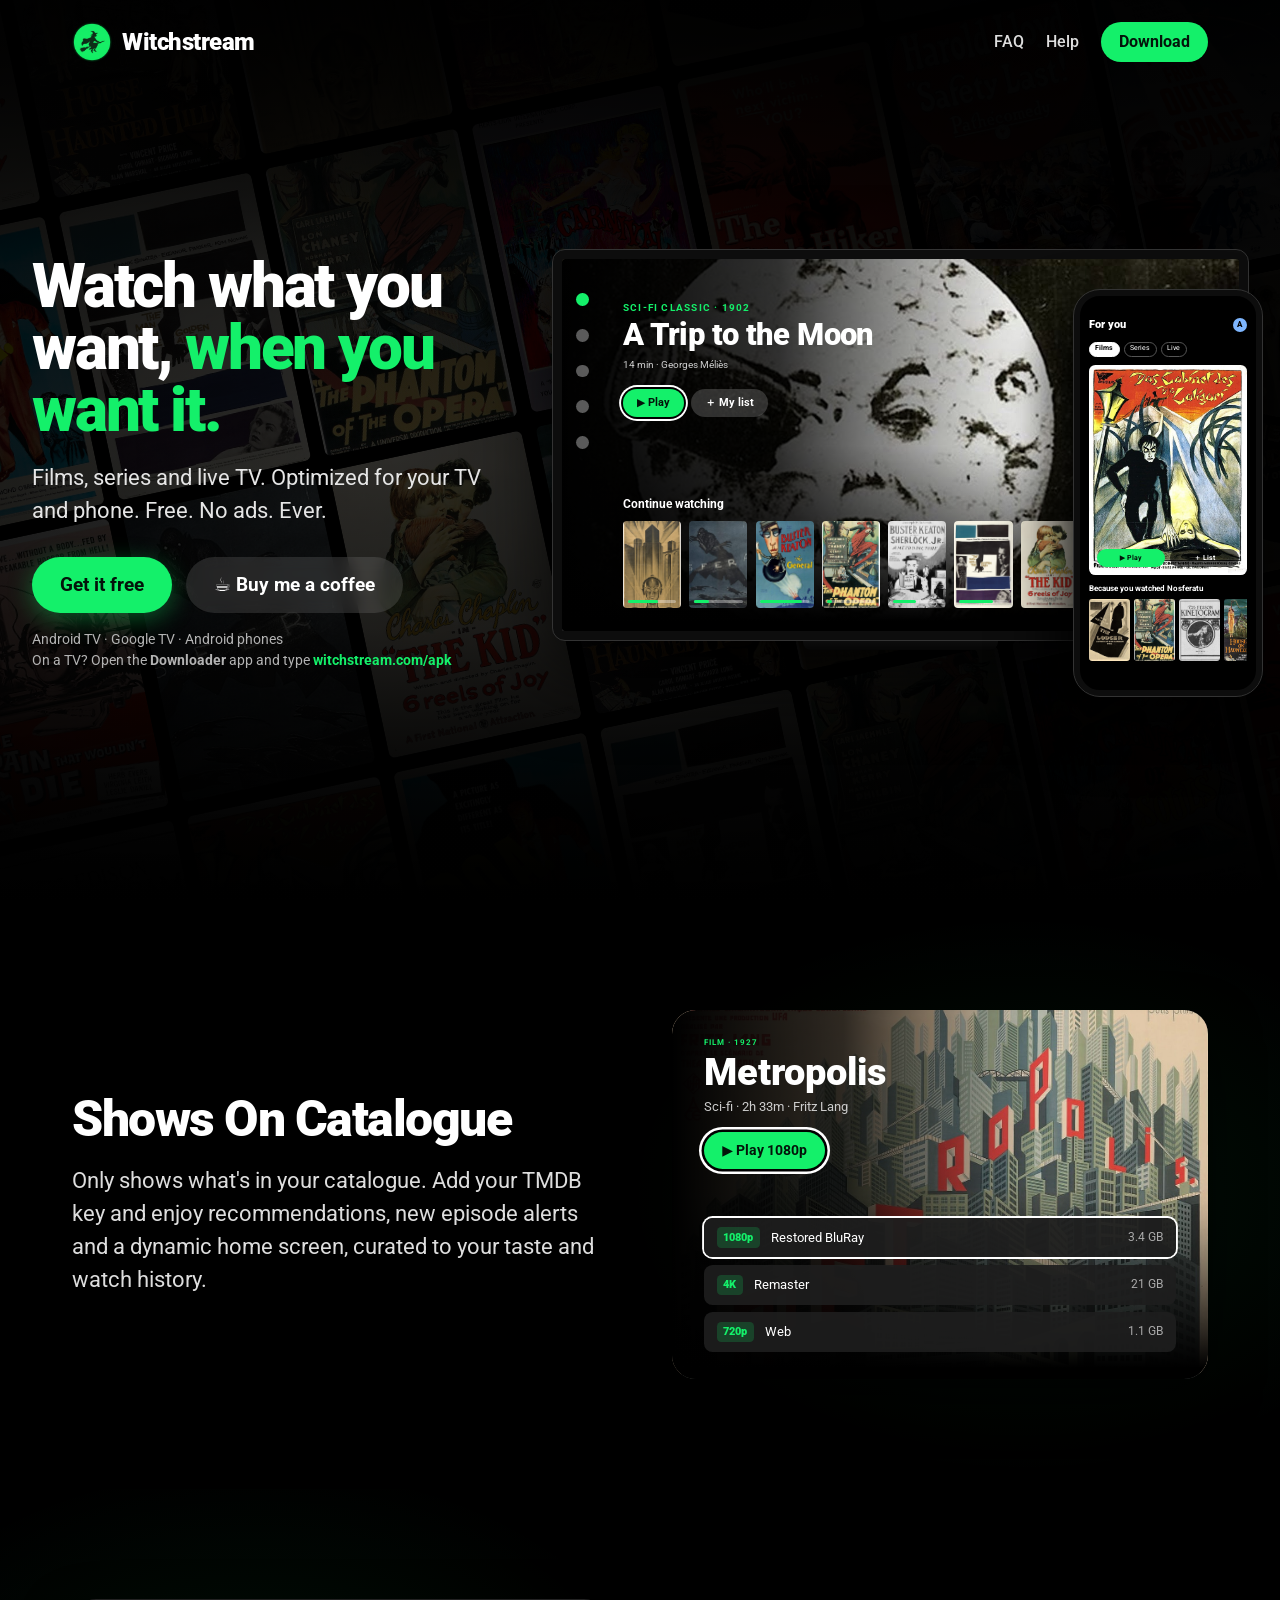
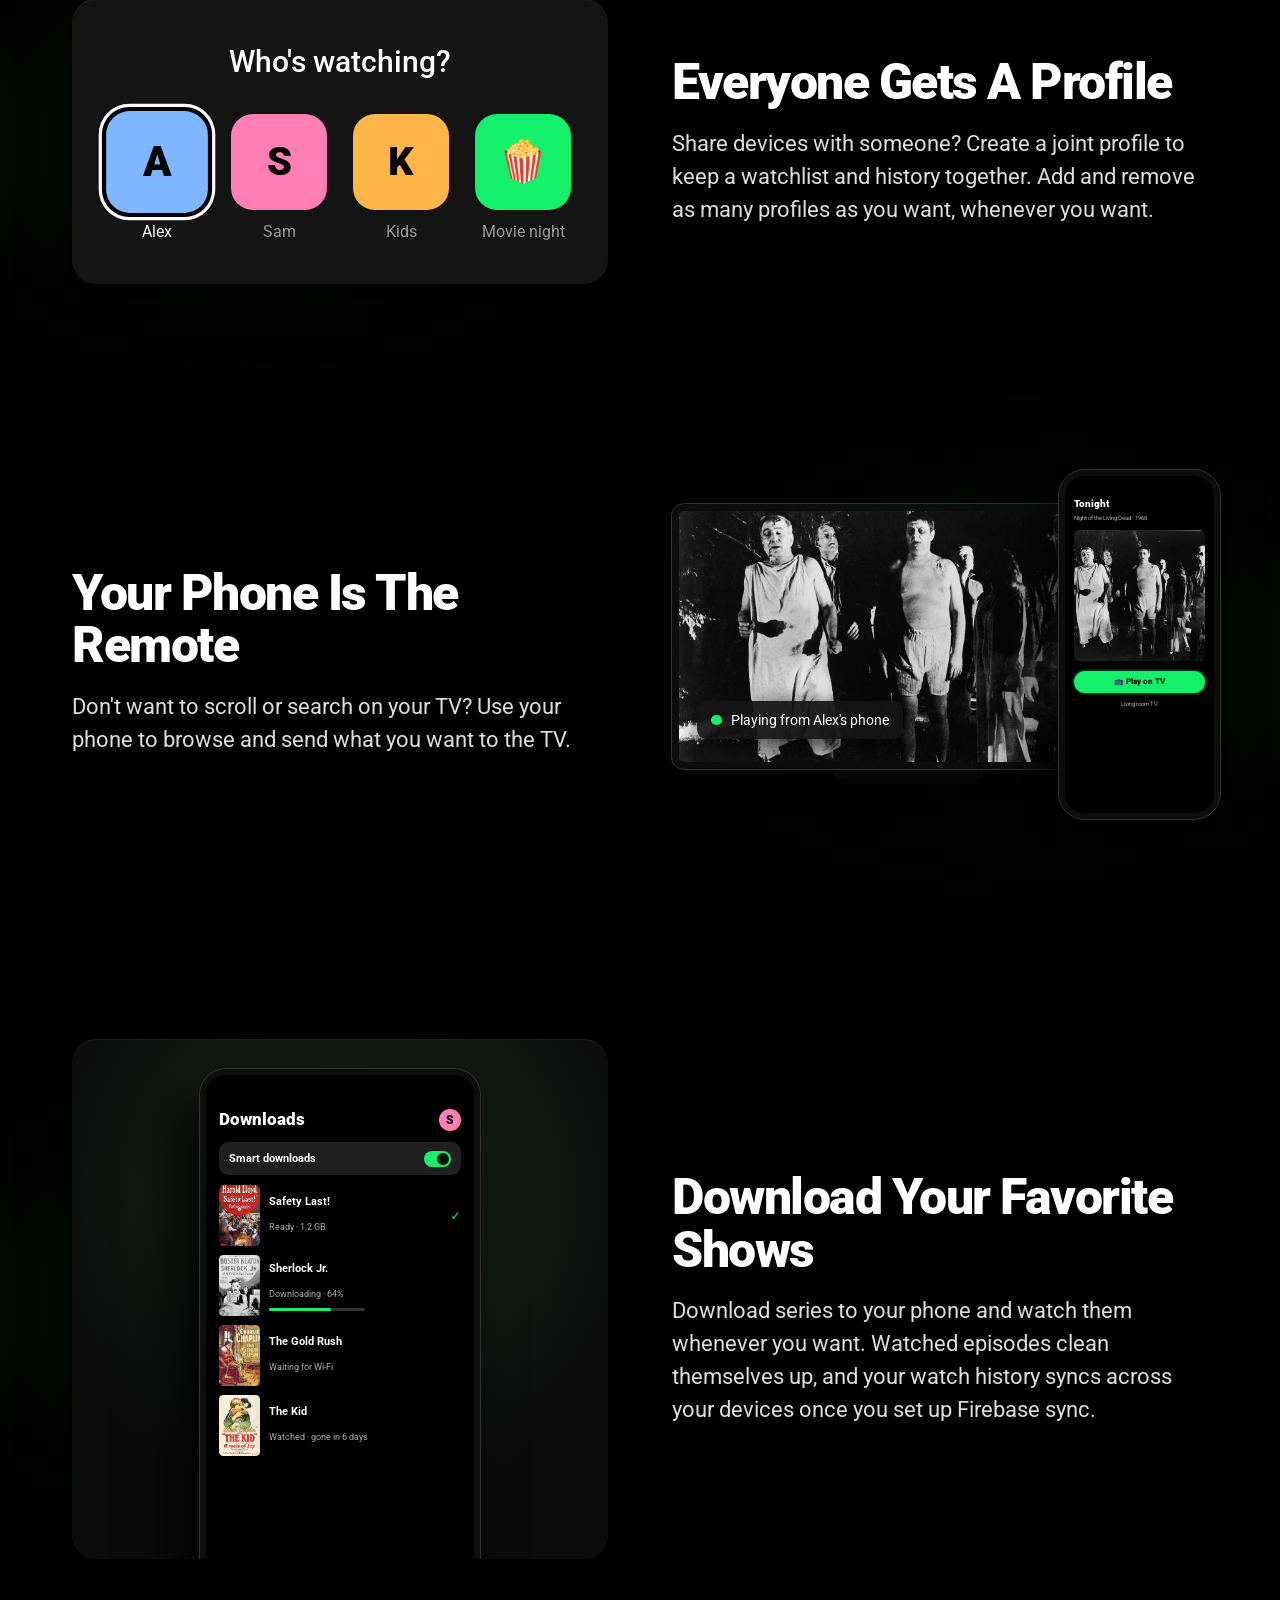
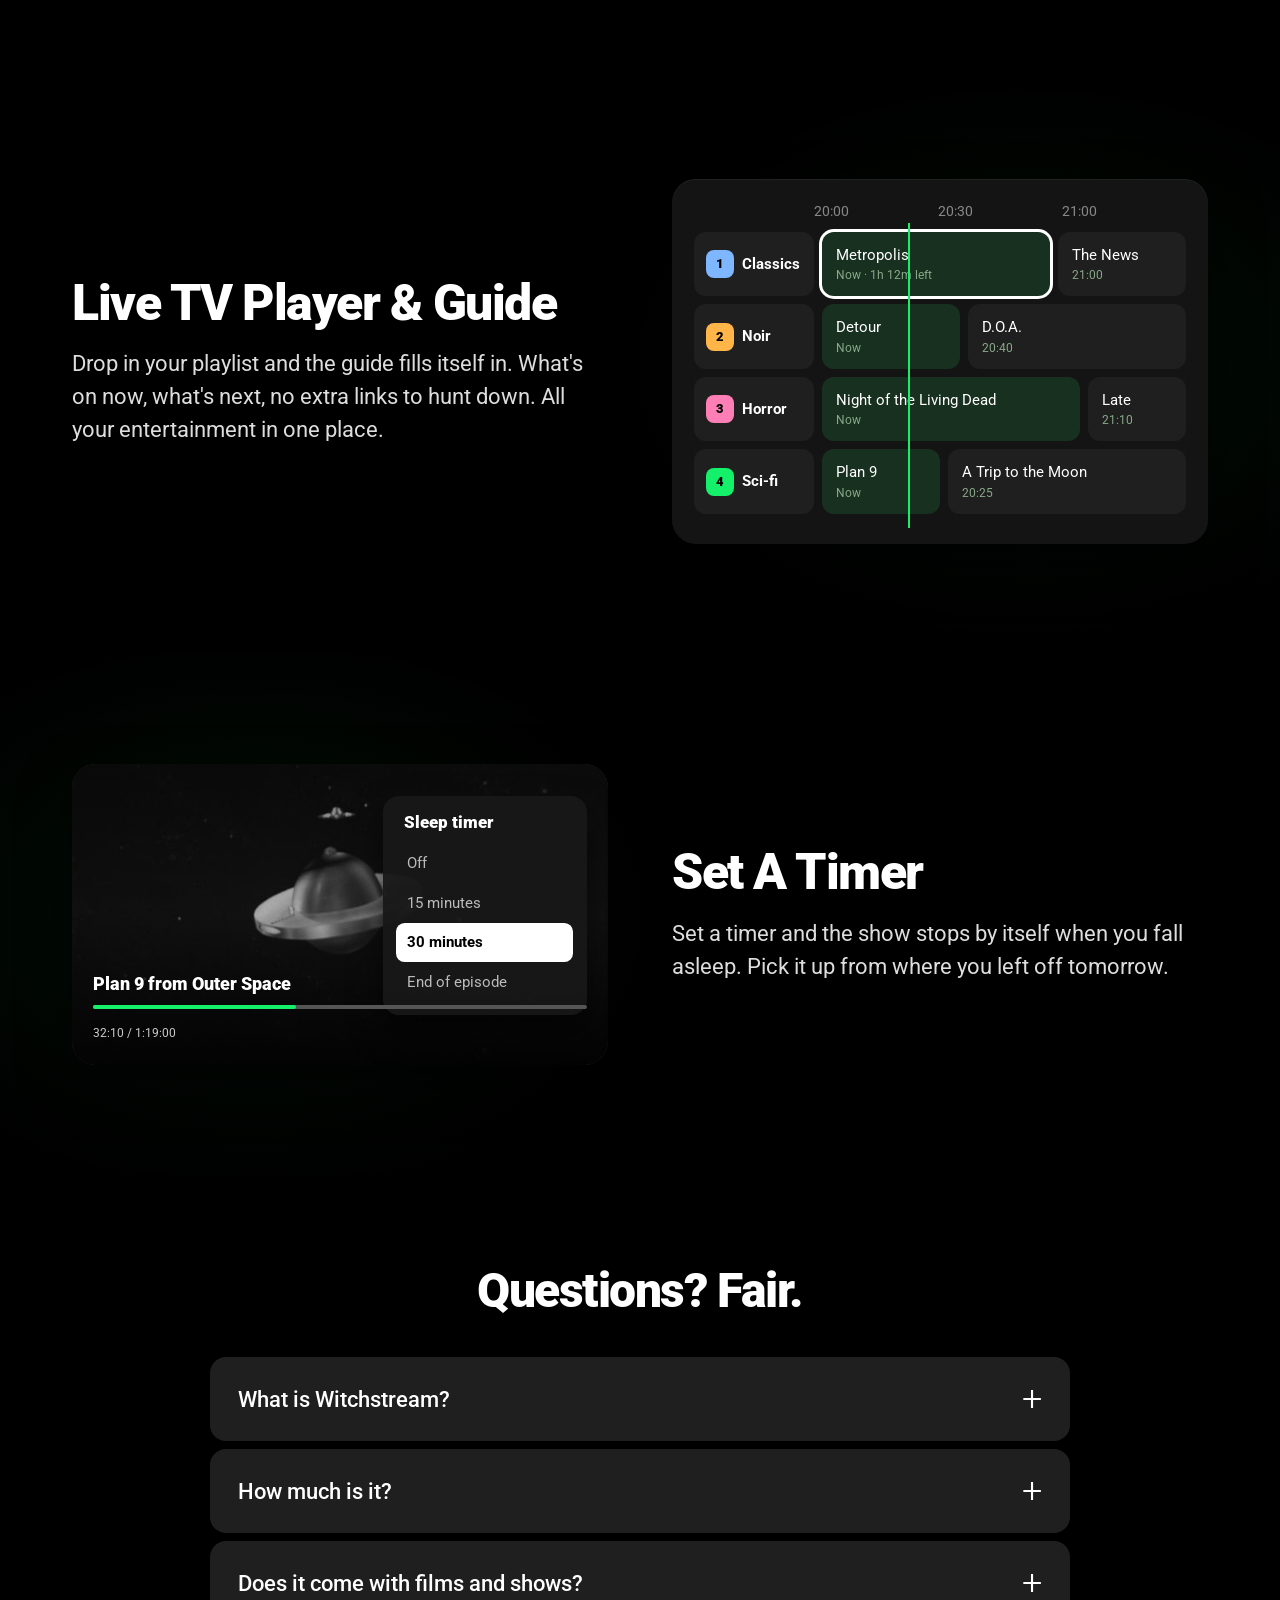
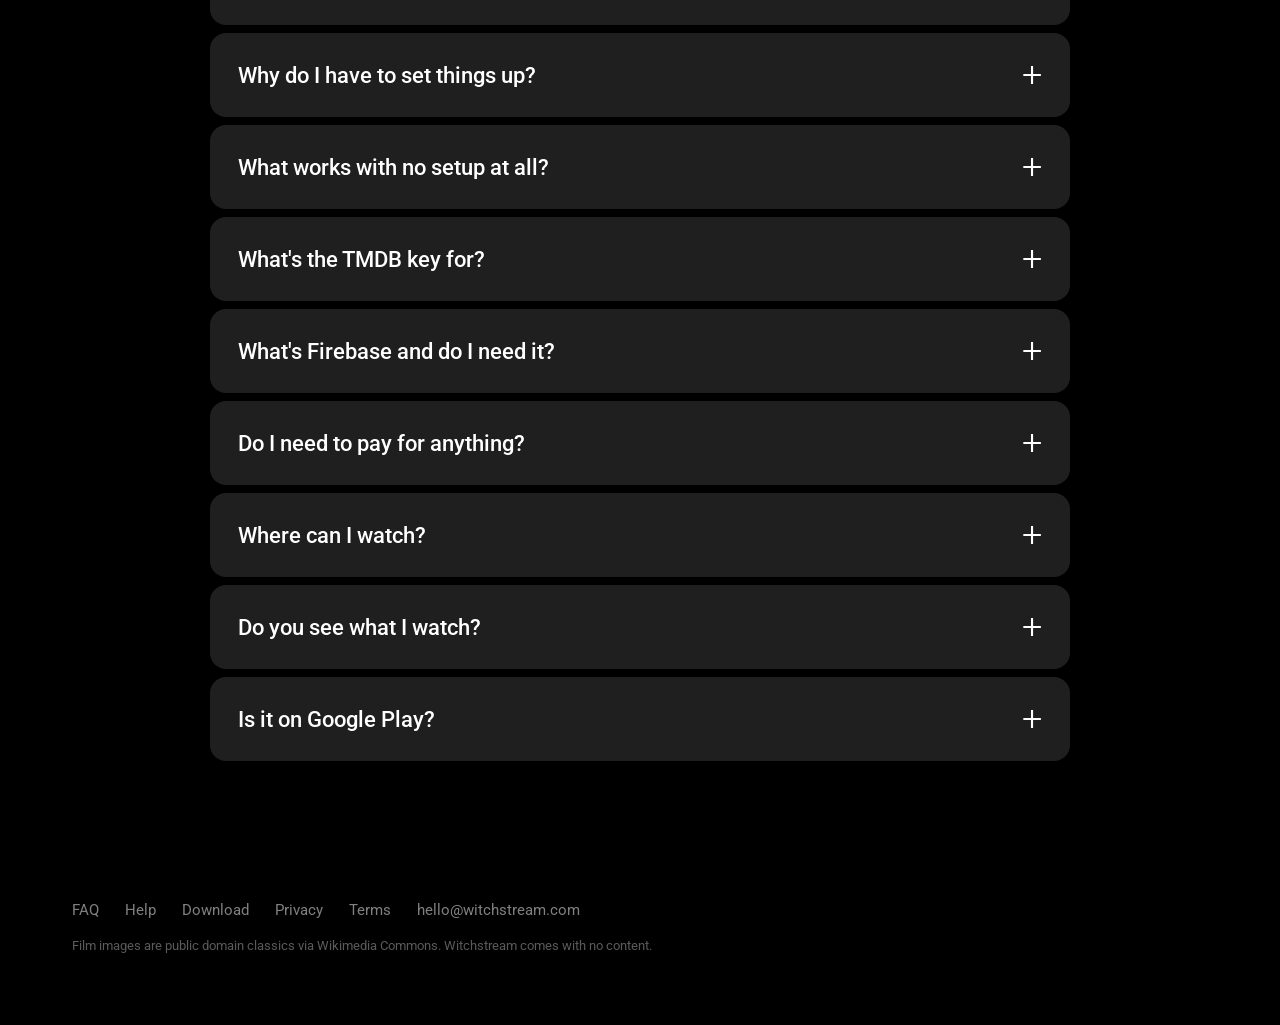
<file: index.html>
<!doctype html>
<html lang="en"><head><meta charset="utf-8"><script src="/flags.js"></script>
<script>(function(){try{var q=new URLSearchParams(location.search).get('witch_tester');if(q==='true')localStorage.setItem('witch_tester','true');if(q==='false')localStorage.removeItem('witch_tester')}catch(e){}
var t=false;try{t=localStorage.getItem('witch_tester')==='true'}catch(e){}
var f=window.WITCH_FLAGS||{};if(f.in_progress!==false&&!t)document.documentElement.className+=' wip';if(t&&f.in_progress!==false)document.documentElement.className+=' tester'})();</script>
<style>#wip{display:none}html.wip body>*:not(#wip){display:none!important}html.wip body{overflow:hidden}
html.wip #wip{display:flex;position:fixed;inset:0;align-items:center;justify-content:center;text-align:center;background:#000;color:#fff;font-family:Roboto,system-ui,sans-serif;padding:24px;overflow:hidden}
#wip .wb{position:absolute;inset:-20%;display:grid;grid-template-columns:repeat(9,1fr);gap:14px;transform:rotate(-12deg);opacity:.28;animation:wd 60s linear infinite alternate}
#wip .wb div{aspect-ratio:2/3;border-radius:6px;background:#222 center/cover}
@keyframes wd{to{transform:rotate(-12deg) translateY(-6%)}}
#wip::before{content:"";position:absolute;inset:0;z-index:1;background:radial-gradient(ellipse at 50% 50%,rgba(0,0,0,.5),#000 75%)}
#wip .wc{position:relative;z-index:2;max-width:560px}
#wip img{width:84px;height:84px;filter:drop-shadow(0 0 40px rgba(20,240,106,.4))}
#wip h1{font-size:clamp(40px,8vw,72px);font-weight:900;letter-spacing:-.04em;margin:18px 0 8px;line-height:1}
#wip p{font-size:20px;color:#ccc;margin:0 0 22px}
#wip span{display:inline-block;background:#14F06A;color:#03140A;font-weight:700;border-radius:999px;padding:8px 18px;font-size:15px}
html.tester body::after{content:"TESTER VIEW";position:fixed;left:12px;bottom:12px;z-index:999;background:#ffb547;color:#000;font:700 11px Roboto,sans-serif;letter-spacing:.1em;padding:5px 9px;border-radius:6px}</style><meta name="viewport" content="width=device-width,initial-scale=1">
<title>Witchstream · Watch what you want, when you want it</title>
<meta name="description" content="A free player for Android TV and phones. TV optimized, no ads, bring your own sources.">
<meta property="og:title" content="Witchstream"><meta property="og:description" content="Watch what you want, when you want it. Free, no ads, made for the TV."><meta property="og:image" content="https://witchstream.com/logo.png">
<link rel="icon" href="/logo.png">
<link rel="preconnect" href="https://fonts.googleapis.com"><link href="https://fonts.googleapis.com/css2?family=Roboto:wght@300;400;500;700;900&display=swap" rel="stylesheet">
<link rel="stylesheet" href="/home.css">
<style>.sheet[data-mode=ios] [data-for=android],.sheet[data-mode=ios] [data-for=desktop],.sheet[data-mode=ios] .steps,.sheet[data-mode=ios] .steps-h,.sheet:not([data-mode=ios]) [data-for=ios]{display:none}</style>
</head><body><div id="wip"><div class="wb"><div style="background-image:url(/img/nosferatu.jpg)"></div><div style="background-image:url(/img/doa.jpg)"></div><div style="background-image:url(/img/sherlock.jpg)"></div><div style="background-image:url(/img/metropolis.jpg)"></div><div style="background-image:url(/img/goldenarm.jpg)"></div><div style="background-image:url(/img/safety.jpg)"></div><div style="background-image:url(/img/caligari.jpg)"></div><div style="background-image:url(/img/hitchhiker.jpg)"></div><div style="background-image:url(/img/kid.jpg)"></div><div style="background-image:url(/img/phantom.jpg)"></div><div style="background-image:url(/img/plan9.jpg)"></div><div style="background-image:url(/img/goldrush.jpg)"></div><div style="background-image:url(/img/lodger.jpg)"></div><div style="background-image:url(/img/haunted.jpg)"></div><div style="background-image:url(/img/general.jpg)"></div><div style="background-image:url(/img/frankenstein.jpg)"></div><div style="background-image:url(/img/carnival.jpg)"></div><div style="background-image:url(/img/stranger.jpg)"></div><div style="background-image:url(/img/detour.jpg)"></div><div style="background-image:url(/img/brain.jpg)"></div><div style="background-image:url(/img/nosferatu.jpg)"></div><div style="background-image:url(/img/doa.jpg)"></div><div style="background-image:url(/img/sherlock.jpg)"></div><div style="background-image:url(/img/metropolis.jpg)"></div><div style="background-image:url(/img/goldenarm.jpg)"></div><div style="background-image:url(/img/safety.jpg)"></div><div style="background-image:url(/img/caligari.jpg)"></div><div style="background-image:url(/img/hitchhiker.jpg)"></div><div style="background-image:url(/img/kid.jpg)"></div><div style="background-image:url(/img/phantom.jpg)"></div><div style="background-image:url(/img/plan9.jpg)"></div><div style="background-image:url(/img/goldrush.jpg)"></div><div style="background-image:url(/img/lodger.jpg)"></div><div style="background-image:url(/img/haunted.jpg)"></div><div style="background-image:url(/img/general.jpg)"></div><div style="background-image:url(/img/frankenstein.jpg)"></div><div style="background-image:url(/img/carnival.jpg)"></div><div style="background-image:url(/img/stranger.jpg)"></div><div style="background-image:url(/img/detour.jpg)"></div><div style="background-image:url(/img/brain.jpg)"></div><div style="background-image:url(/img/nosferatu.jpg)"></div><div style="background-image:url(/img/doa.jpg)"></div><div style="background-image:url(/img/sherlock.jpg)"></div><div style="background-image:url(/img/metropolis.jpg)"></div><div style="background-image:url(/img/goldenarm.jpg)"></div><div style="background-image:url(/img/safety.jpg)"></div><div style="background-image:url(/img/caligari.jpg)"></div><div style="background-image:url(/img/hitchhiker.jpg)"></div><div style="background-image:url(/img/kid.jpg)"></div><div style="background-image:url(/img/phantom.jpg)"></div><div style="background-image:url(/img/plan9.jpg)"></div><div style="background-image:url(/img/goldrush.jpg)"></div><div style="background-image:url(/img/lodger.jpg)"></div><div style="background-image:url(/img/haunted.jpg)"></div><div style="background-image:url(/img/general.jpg)"></div><div style="background-image:url(/img/frankenstein.jpg)"></div><div style="background-image:url(/img/carnival.jpg)"></div><div style="background-image:url(/img/stranger.jpg)"></div><div style="background-image:url(/img/detour.jpg)"></div><div style="background-image:url(/img/brain.jpg)"></div><div style="background-image:url(/img/nosferatu.jpg)"></div><div style="background-image:url(/img/doa.jpg)"></div><div style="background-image:url(/img/sherlock.jpg)"></div><div style="background-image:url(/img/metropolis.jpg)"></div><div style="background-image:url(/img/goldenarm.jpg)"></div><div style="background-image:url(/img/safety.jpg)"></div><div style="background-image:url(/img/caligari.jpg)"></div><div style="background-image:url(/img/hitchhiker.jpg)"></div><div style="background-image:url(/img/kid.jpg)"></div><div style="background-image:url(/img/phantom.jpg)"></div><div style="background-image:url(/img/plan9.jpg)"></div><div style="background-image:url(/img/goldrush.jpg)"></div><div style="background-image:url(/img/lodger.jpg)"></div><div style="background-image:url(/img/haunted.jpg)"></div><div style="background-image:url(/img/general.jpg)"></div><div style="background-image:url(/img/frankenstein.jpg)"></div><div style="background-image:url(/img/carnival.jpg)"></div><div style="background-image:url(/img/stranger.jpg)"></div><div style="background-image:url(/img/detour.jpg)"></div><div style="background-image:url(/img/brain.jpg)"></div><div style="background-image:url(/img/nosferatu.jpg)"></div></div><div class="wc"><img src="/logo.png" alt=""><h1>Witchstream</h1><p>Brewing something good. Back soon.</p><span>In progress 🧹</span></div></div>

<header class="bar"><div class="wrap"><a class="logo" href="/"><img src="/logo.png" alt="">Witchstream</a>
<nav><a href="#faq">FAQ</a><a href="/help/">Help</a><a class="chipbtn" href="https://github.com/oguzyilmazay-pixel/witchstream-site/releases/latest/download/Witchstream.apk" download data-get>Download</a></nav></div></header>

<section class="hero">
  <div class="wall"><div class="img" style="background-image:url(/img/nosferatu.jpg)"></div><div class="img" style="background-image:url(/img/kid.jpg)"></div><div class="img" style="background-image:url(/img/haunted.jpg)"></div><div class="img" style="background-image:url(/img/metropolis.jpg)"></div><div class="img" style="background-image:url(/img/goldrush.jpg)"></div><div class="img" style="background-image:url(/img/lodger.jpg)"></div><div class="img" style="background-image:url(/img/general.jpg)"></div><div class="img" style="background-image:url(/img/detour.jpg)"></div><div class="img" style="background-image:url(/img/frankenstein.jpg)"></div><div class="img" style="background-image:url(/img/caligari.jpg)"></div><div class="img" style="background-image:url(/img/doa.jpg)"></div><div class="img" style="background-image:url(/img/goldenarm.jpg)"></div><div class="img" style="background-image:url(/img/phantom.jpg)"></div><div class="img" style="background-image:url(/img/carnival.jpg)"></div><div class="img" style="background-image:url(/img/hitchhiker.jpg)"></div><div class="img" style="background-image:url(/img/safety.jpg)"></div><div class="img" style="background-image:url(/img/plan9.jpg)"></div><div class="img" style="background-image:url(/img/stranger.jpg)"></div><div class="img" style="background-image:url(/img/sherlock.jpg)"></div><div class="img" style="background-image:url(/img/brain.jpg)"></div><div class="img" style="background-image:url(/img/nosferatu.jpg)"></div><div class="img" style="background-image:url(/img/kid.jpg)"></div><div class="img" style="background-image:url(/img/haunted.jpg)"></div><div class="img" style="background-image:url(/img/metropolis.jpg)"></div><div class="img" style="background-image:url(/img/goldrush.jpg)"></div><div class="img" style="background-image:url(/img/lodger.jpg)"></div><div class="img" style="background-image:url(/img/general.jpg)"></div><div class="img" style="background-image:url(/img/detour.jpg)"></div><div class="img" style="background-image:url(/img/frankenstein.jpg)"></div><div class="img" style="background-image:url(/img/caligari.jpg)"></div><div class="img" style="background-image:url(/img/doa.jpg)"></div><div class="img" style="background-image:url(/img/goldenarm.jpg)"></div><div class="img" style="background-image:url(/img/phantom.jpg)"></div><div class="img" style="background-image:url(/img/carnival.jpg)"></div><div class="img" style="background-image:url(/img/hitchhiker.jpg)"></div><div class="img" style="background-image:url(/img/safety.jpg)"></div><div class="img" style="background-image:url(/img/plan9.jpg)"></div><div class="img" style="background-image:url(/img/stranger.jpg)"></div><div class="img" style="background-image:url(/img/sherlock.jpg)"></div><div class="img" style="background-image:url(/img/brain.jpg)"></div><div class="img" style="background-image:url(/img/nosferatu.jpg)"></div><div class="img" style="background-image:url(/img/kid.jpg)"></div><div class="img" style="background-image:url(/img/haunted.jpg)"></div><div class="img" style="background-image:url(/img/metropolis.jpg)"></div><div class="img" style="background-image:url(/img/goldrush.jpg)"></div><div class="img" style="background-image:url(/img/lodger.jpg)"></div><div class="img" style="background-image:url(/img/general.jpg)"></div><div class="img" style="background-image:url(/img/detour.jpg)"></div><div class="img" style="background-image:url(/img/frankenstein.jpg)"></div><div class="img" style="background-image:url(/img/caligari.jpg)"></div><div class="img" style="background-image:url(/img/doa.jpg)"></div><div class="img" style="background-image:url(/img/goldenarm.jpg)"></div><div class="img" style="background-image:url(/img/phantom.jpg)"></div><div class="img" style="background-image:url(/img/carnival.jpg)"></div><div class="img" style="background-image:url(/img/hitchhiker.jpg)"></div><div class="img" style="background-image:url(/img/safety.jpg)"></div><div class="img" style="background-image:url(/img/plan9.jpg)"></div><div class="img" style="background-image:url(/img/stranger.jpg)"></div><div class="img" style="background-image:url(/img/sherlock.jpg)"></div><div class="img" style="background-image:url(/img/brain.jpg)"></div><div class="img" style="background-image:url(/img/nosferatu.jpg)"></div><div class="img" style="background-image:url(/img/kid.jpg)"></div><div class="img" style="background-image:url(/img/haunted.jpg)"></div><div class="img" style="background-image:url(/img/metropolis.jpg)"></div><div class="img" style="background-image:url(/img/goldrush.jpg)"></div><div class="img" style="background-image:url(/img/lodger.jpg)"></div><div class="img" style="background-image:url(/img/general.jpg)"></div><div class="img" style="background-image:url(/img/detour.jpg)"></div><div class="img" style="background-image:url(/img/frankenstein.jpg)"></div><div class="img" style="background-image:url(/img/caligari.jpg)"></div><div class="img" style="background-image:url(/img/doa.jpg)"></div><div class="img" style="background-image:url(/img/goldenarm.jpg)"></div><div class="img" style="background-image:url(/img/phantom.jpg)"></div><div class="img" style="background-image:url(/img/carnival.jpg)"></div><div class="img" style="background-image:url(/img/hitchhiker.jpg)"></div><div class="img" style="background-image:url(/img/safety.jpg)"></div><div class="img" style="background-image:url(/img/plan9.jpg)"></div><div class="img" style="background-image:url(/img/stranger.jpg)"></div><div class="img" style="background-image:url(/img/sherlock.jpg)"></div><div class="img" style="background-image:url(/img/brain.jpg)"></div><div class="img" style="background-image:url(/img/nosferatu.jpg)"></div></div>
  <div class="wrap">
    <div>
      <h1 class="rv">Watch what you want, <span>when you want it.</span></h1>
      <p class="sub rv d1">Films, series and live TV. Optimized for your TV and phone. Free. No ads. Ever.</p>
      <div class="cta rv d2"><a class="btn main" id="getbtn" href="https://github.com/oguzyilmazay-pixel/witchstream-site/releases/latest/download/Witchstream.apk" download data-get>Get it free</a><a class="btn soft" href="#coffee" data-crypto>☕ Buy me a coffee</a></div>
      <p class="fine" id="getfine">Android TV · Google TV · Android phones<br>On a TV? Open the <b>Downloader</b> app and type <b style="color:var(--accent)">witchstream.com/apk</b></p>
    </div>
    <div class="devices rv d1">
      <div class="tv"><div class="scr tvhome">
        <div class="bd img" style="background-image:url(/img/moon.jpg)"></div><div class="fade"></div>
        <div class="side"><i class="on"></i><i></i><i></i><i></i><i></i></div>
        <div class="info"><div class="kick">Sci‑fi classic · 1902</div><div class="t">A Trip to the Moon</div><div class="m">14 min · Georges Méliès</div><span class="pb g f">▶ Play</span><span class="pb w">＋ My list</span></div>
        <div class="row"><div class="rt">Continue watching</div><div class="strip"><div class="p img " style="background-image:url(/img/metropolis.jpg)"><div class="pr"><i style="width:62%"></i></div></div><div class="p img " style="background-image:url(/img/nosferatu.jpg)"><div class="pr"><i style="width:30%"></i></div></div><div class="p img " style="background-image:url(/img/general.jpg)"><div class="pr"><i style="width:85%"></i></div></div><div class="p img " style="background-image:url(/img/phantom.jpg)"><div class="pr"><i style="width:12%"></i></div></div><div class="p img " style="background-image:url(/img/sherlock.jpg)"><div class="pr"><i style="width:48%"></i></div></div><div class="p img " style="background-image:url(/img/goldenarm.jpg)"><div class="pr"><i style="width:70%"></i></div></div><div class="p img " style="background-image:url(/img/kid.jpg)"></div></div></div>
      </div></div>
      <div class="tvfoot"></div>
      <div class="phone rv d2"><div class="scr phhome">
        <div class="top"><span>For you</span><span class="av" style="background:#7EB6FF">A</span></div>
        <div class="chips"><span class="on">Films</span><span>Series</span><span>Live</span></div>
        <div class="feat img" style="background-image:url(/img/caligari.jpg)"><div class="bt"><span style="background:var(--accent);color:var(--ink)">▶ Play</span><span style="background:rgba(0,0,0,.65)">＋ List</span></div></div>
        <div class="rt">Because you watched Nosferatu</div>
        <div class="strip"><div class="p img " style="background-image:url(/img/lodger.jpg)"></div><div class="p img " style="background-image:url(/img/phantom.jpg)"></div><div class="p img " style="background-image:url(/img/frankenstein.jpg)"></div><div class="p img " style="background-image:url(/img/haunted.jpg)"></div></div>
      </div></div>
    </div>
  </div>
</section>

<section class="f-row"><div class="wrap">
  <div class="txt rv"><h2>Shows On Catalogue</h2><p>Only shows what's in your catalogue. Add your TMDB key and enjoy recommendations, new episode alerts and a dynamic home screen, curated to your taste and watch history.</p></div>
  <div class="card rv d1 detail"><div class="scr">
    <div class="bd img" style="background-image:url(/img/metroart.jpg)"></div><div class="fade"></div>
    <div class="info"><div class="kick">Film · 1927</div><div class="t">Metropolis</div><div class="m">Sci‑fi · 2h 33m · Fritz Lang</div><span class="pb g f">▶ Play 1080p</span></div>
    <div class="vers"><div class="ver f"><span class="q">1080p</span>Restored BluRay<small>3.4 GB</small></div><div class="ver"><span class="q">4K</span>Remaster<small>21 GB</small></div><div class="ver"><span class="q">720p</span>Web<small>1.1 GB</small></div></div>
  </div></div>
</div></section>

<section class="f-row flip"><div class="wrap">
  <div class="txt rv"><h2>Everyone Gets A Profile</h2><p>Share devices with someone? Create a joint profile to keep a watchlist and history together. Add and remove as many profiles as you want, whenever you want.</p></div>
  <div class="card rv d1 who"><h3>Who's watching?</h3><div class="faces">
    <div class="face on"><b style="background:#7EB6FF">A</b>Alex</div><div class="face"><b style="background:#FF7EB6">S</b>Sam</div><div class="face"><b style="background:#FFB547">K</b>Kids</div><div class="face"><b style="background:var(--accent)">🍿</b>Movie night</div>
  </div></div>
</div></section>

<section class="f-row"><div class="wrap">
  <div class="txt rv"><h2>Your Phone Is The Remote</h2><p>Don't want to scroll or search on your TV? Use your phone to browse and send what you want to the TV.</p></div>
  <div class="card rv d1 remote">
    <div><div class="tv"><div class="scr"><div class="bd img" style="background-image:url(/img/zombies.jpg)"></div><div class="toast"><i></i>Playing from Alex's phone</div></div></div><div class="tvfoot"></div></div>
    <div class="phone"><div class="scr pair"><div class="h">Tonight</div><div class="s">Night of the Living Dead · 1968</div><div class="feat img" style="background-image:url(/img/zombies.jpg);aspect-ratio:1"></div><div class="tvbtn">📺 Play on TV</div><div class="s" style="text-align:center;margin-top:5%">Living room TV</div></div></div>
  </div>
</div></section>

<section class="f-row flip"><div class="wrap">
  <div class="txt rv"><h2>Download Your Favorite Shows</h2><p>Download series to your phone and watch them whenever you want. Watched episodes clean themselves up, and your watch history syncs across your devices once you set up Firebase sync.</p></div>
  <div class="card rv d1 dlw"><div class="phone"><div class="scr dls">
    <div class="top"><span>Downloads</span><span class="av" style="background:#FF7EB6">S</span></div>
    <div class="sw"><span>Smart downloads</span><i></i></div>
    <div class="dl"><div class="p img " style="background-image:url(/img/safety.jpg)"></div><div><b>Safety Last!</b><small>Ready · 1.2 GB</small></div><em>✓</em></div>
    <div class="dl"><div class="p img " style="background-image:url(/img/sherlock.jpg)"></div><div><b>Sherlock Jr.</b><small>Downloading · 64%</small><div class="bar2"><i style="width:64%"></i></div></div></div>
    <div class="dl"><div class="p img " style="background-image:url(/img/goldrush.jpg)"></div><div><b>The Gold Rush</b><small>Waiting for Wi‑Fi</small></div></div>
    <div class="dl"><div class="p img " style="background-image:url(/img/kid.jpg)"></div><div><b>The Kid</b><small>Watched · gone in 6 days</small></div></div>
  </div></div></div>
</div></section>

<section class="f-row"><div class="wrap">
  <div class="txt rv"><h2>Live TV Player &amp; Guide</h2><p>Drop in your playlist and the guide fills itself in. What's on now, what's next, no extra links to hunt down. All your entertainment in one place.</p></div>
  <div class="card rv d1 guide"><div class="nowl"></div>
    <div class="gtop"><span></span><span>20:00</span><span>20:30</span><span>21:00</span></div>
    <div class="grow"><div class="ch"><i style="background:#7EB6FF">1</i>Classics</div><div class="progs"><span class="now f" style="flex:2">Metropolis<small>Now · 1h 12m left</small></span><span style="flex:1">The News<small>21:00</small></span></div></div>
    <div class="grow"><div class="ch"><i style="background:#FFB547">2</i>Noir</div><div class="progs"><span class="now" style="flex:1.1">Detour<small>Now</small></span><span style="flex:1.9">D.O.A.<small>20:40</small></span></div></div>
    <div class="grow"><div class="ch"><i style="background:#FF7EB6">3</i>Horror</div><div class="progs"><span class="now" style="flex:2.3">Night of the Living Dead<small>Now</small></span><span style="flex:.7">Late<small>21:10</small></span></div></div>
    <div class="grow"><div class="ch"><i style="background:var(--accent)">4</i>Sci‑fi</div><div class="progs"><span class="now" style="flex:.9">Plan 9<small>Now</small></span><span style="flex:2.1">A Trip to the Moon<small>20:25</small></span></div></div>
  </div>
</div></section>

<section class="f-row flip"><div class="wrap">
  <div class="txt rv"><h2>Set A Timer</h2><p>Set a timer and the show stops by itself when you fall asleep. Pick it up from where you left off tomorrow.</p></div>
  <div class="card rv d1 player"><div class="scr"><div class="bd img" style="background-image:url(/img/saucer.jpg)"></div><div class="dim"></div>
    <div class="sleep"><div class="h">Sleep timer</div><div class="o">Off</div><div class="o">15 minutes</div><div class="o on">30 minutes</div><div class="o">End of episode</div></div>
    <div class="ctl"><div class="t">Plan 9 from Outer Space</div><div class="tl"><i></i></div><small>32:10 / 1:19:00</small></div>
  </div></div>
</div></section>

<section class="faq" id="faq"><div class="wrap">
  <h2>Questions? Fair.</h2>
  <details class="rv"><summary>What is Witchstream?</summary><p>A player for your TV and phone that makes your own sources look and feel like a proper streaming app. Home screen, profiles, Continue watching, the works.</p></details>
  <details class="rv"><summary>How much is it?</summary><p>Nothing. No ads, no subscription, no account with us. If you love it, you can <a href="#coffee" data-crypto>buy me a coffee</a> in crypto.</p></details>
  <details class="rv"><summary>Does it come with films and shows?</summary><p>No. Witchstream comes empty. You add your own sources: Stremio compatible addons, your own media server, or TV playlists you're allowed to use. What you add is up to you.</p></details>
  <details class="rv"><summary>Why do I have to set things up?</summary><p>Because we don't host anything. No servers, no accounts, nothing of yours on our side. That's why it's free and private. The trade: a few features use free services in your own name. It takes about 10 minutes, once. <a href="/help/">Setup guide</a></p></details>
  <details class="rv"><summary>What works with no setup at all?</summary><p>Add a source and you're watching: home screen, search, profiles, Continue watching, downloads, sleep timer, Play on TV. Everything below is a bonus.</p></details>
  <details class="rv"><summary>What's the TMDB key for?</summary><p>TMDB is a free film database. Your own key unlocks personal home rows, "Because you watched", actor and collection pages, cast and crew in the player, and search by actor or director. Free account, about 2 minutes. <a href="/help/#tmdb">How to get one</a></p></details>
  <details class="rv"><summary>What's Firebase and do I need it?</summary><p>Only if you use more than one device. Firebase is Google's free service, and your own project keeps profiles, lists and progress in sync between your TV and phone. No card needed, about 5 minutes on a computer. Without it, everything still works on each device. <a href="/help/#sync">Set up sync</a></p></details>
  <details class="rv"><summary>Do I need to pay for anything?</summary><p>Not for Witchstream. Some sources or services you choose to add may cost money, like a debrid service for faster streams. That's between you and them.</p></details>
  <details class="rv"><summary>Where can I watch?</summary><p>Android TV, Google TV and Android phones. Your lists and progress can follow you between them with sync.</p></details>
  <details class="rv"><summary>Do you see what I watch?</summary><p>No. There's nothing on our side to send it to. Everything stays on your devices, or in your own sync project if you turn sync on. <a href="/privacy/">Privacy policy</a></p></details>
  <details class="rv"><summary>Is it on Google Play?</summary><p>Soon. Testing has started. Until then, tap Get it free at the top.</p></details>
</div></section>



<div class="sheet" id="sheet" hidden aria-modal="true" role="dialog"><div class="sheet-in">
  <button class="x" data-close aria-label="Close">✕</button>

  <div data-for="android">
    <div class="ok"><i>✓</i><div><h3>Your download has started</h3><p>Witchstream.apk · free · no ads</p></div></div>
    <h4>1. Install it</h4>
    <ol class="how"><li>Open the file from your notifications or Downloads.</li><li>If Android blocks it, tap <b>Settings</b> and turn on <b>Allow from this source</b>. Only once.</li><li>Tap <b>Install</b>.</li></ol>
    <div class="mock"><div class="mock-row"><span>Allow from this source</span><i class="tg"></i></div><small>Settings › Install unknown apps › your browser</small></div>
    <p class="again">Nothing happened? <a href="https://github.com/oguzyilmazay-pixel/witchstream-site/releases/latest/download/Witchstream.apk" download>Download again</a></p>
  </div>

  <div data-for="desktop">
    <h3 class="big">Get it on your TV or phone</h3>
    <div class="two">
      <div class="opt"><h4>📱 Phone</h4><img src="/qr.svg" alt="QR code for witchstream.com/apk" class="qr"><p>Scan with your phone camera.</p></div>
      <div class="opt"><h4>📺 TV</h4><ol class="how"><li>Install <b>Downloader</b> from your TV's Play Store.</li><li>Open it and type:</li></ol><span class="url">witchstream.com/apk</span></div>
    </div>
    <p class="again">On an Android device already? <a href="https://github.com/oguzyilmazay-pixel/witchstream-site/releases/latest/download/Witchstream.apk" download>Download the APK</a></p>
  </div>

  <div data-for="ios">
    <h3 class="big">Android only for now</h3>
    <p class="csub">Witchstream runs on Android phones and Android TV. There's no iPhone app yet.</p>
    <h4>📺 Got an Android TV?</h4>
    <ol class="how"><li>Install <b>Downloader</b> from your TV's Play Store.</li><li>Open it and type:</li></ol><span class="url">witchstream.com/apk</span>
  </div>

  <h4 class="steps-h"><span data-for="android">2. </span>Make it yours</h4>
  <div class="steps">
    <a href="/help/#sources"><b>1</b><span><strong>Add a source</strong>Needed · 1 min</span></a>
    <a href="/help/#tmdb"><b>2</b><span><strong>TMDB key</strong>Recommended · free · 2 min</span></a>
    <a href="/help/#sync"><b>3</b><span><strong>Sync with Firebase</strong>Optional · free · 5 min</span></a>
  </div>
  <p class="coffee-line">Enjoying it? <a href="#coffee" data-crypto>☕ Buy me a coffee</a></p>
</div></div>

<div class="sheet" id="coffee" hidden role="dialog" aria-modal="true"><div class="sheet-in">
  <button class="x" data-close aria-label="Close">✕</button>
  <h3 class="big">☕ Buy me a coffee</h3>
  <p class="csub">Witchstream is free with no ads. If it makes your evenings better, a coffee in crypto keeps it going. Any amount, thank you!</p>
  <p class="cwarn">⚠️ Pick the same network shown here. Sending on another network can lose the money for good.</p>
  <div class="coin" data-coin="btc"><div class="chd"><i style="background:#F7931A">₿</i><div><strong>Bitcoin</strong><small>Bitcoin network only</small></div><button class="qbtn" data-qr aria-label="Show QR">QR</button></div>
<div class="addr"><code>bc1q85vcwtc37a9yfmzydz9j8hcp43ph0tjar0g5pj</code><button class="copy" data-copy="bc1q85vcwtc37a9yfmzydz9j8hcp43ph0tjar0g5pj">Copy</button></div><img class="cq" src="/qr-btc.svg" alt="QR code for the Bitcoin address" hidden></div><div class="coin" data-coin="usdt"><div class="chd"><i style="background:#26A17B">₮</i><div><strong>USDT on Tron</strong><small>TRC20 network only</small></div><button class="qbtn" data-qr aria-label="Show QR">QR</button></div>
<div class="addr"><code>TAKqh9o7VLgbYiMjsRWfFbSRd44JXFhCZg</code><button class="copy" data-copy="TAKqh9o7VLgbYiMjsRWfFbSRd44JXFhCZg">Copy</button></div><img class="cq" src="/qr-usdt.svg" alt="QR code for the USDT on Tron address" hidden></div><div class="coin" data-coin="evm"><div class="chd"><i style="background:#627EEA">Ξ</i><div><strong>ETH, BNB or USDT</strong><small>Ethereum or BNB Chain (ERC20 / BEP20)</small></div><button class="qbtn" data-qr aria-label="Show QR">QR</button></div>
<div class="addr"><code>0x5AbFc5Ef3901f6c896e9285ba45a6B46DA915759</code><button class="copy" data-copy="0x5AbFc5Ef3901f6c896e9285ba45a6B46DA915759">Copy</button></div><img class="cq" src="/qr-evm.svg" alt="QR code for the ETH, BNB or USDT address" hidden></div>
</div></div>
<footer><div class="wrap"><a href="#faq">FAQ</a><a href="/help/">Help</a><a href="/download/">Download</a><a href="/privacy/">Privacy</a><a href="/terms/">Terms</a><a href="mailto:hello@witchstream.com">hello@witchstream.com</a>
<span class="credit">Film images are public domain classics via Wikimedia Commons. Witchstream comes with no content.</span></div></footer>
<script>
(function(){var els=document.querySelectorAll('.rv');if(!('IntersectionObserver' in window)){els.forEach(function(e){e.classList.add('in')});return}
var io=new IntersectionObserver(function(es){es.forEach(function(e){if(e.isIntersecting){e.target.classList.add('in');io.unobserve(e.target)}})},{threshold:.15,rootMargin:'0px 0px -40px 0px'});
els.forEach(function(e){io.observe(e)});
var tv=document.querySelector('.hero .tv'),ph=document.querySelector('.hero .phone');
addEventListener('scroll',function(){var y=Math.min(scrollY,700);if(tv)tv.style.transform='translateY('+(y*-.06)+'px)';if(ph)ph.style.translate='0 '+(y*-.16)+'px'},{passive:true});})();
</script>
<script>
(function(){var s=document.getElementById('sheet');if(!s)return;var ua=navigator.userAgent,android=/Android/i.test(ua),ios=/iPhone|iPad|iPod/i.test(ua)||(navigator.platform==='MacIntel'&&navigator.maxTouchPoints>1);
s.setAttribute('data-mode',android?'android':ios?'ios':'desktop');
var b=document.getElementById('getbtn'),f=document.getElementById('getfine');
if(android&&b){b.textContent='📱 Download for Android';if(f)f.textContent='Free · no ads · works on Android phones and TVs'}
if(ios&&b){b.textContent='Get it for your TV';if(f)f.textContent='Android only for now. No iPhone app yet.'}
function open(){s.hidden=false;requestAnimationFrame(function(){s.classList.add('on')});document.body.style.overflow='hidden'}
function close(){s.classList.remove('on');document.body.style.overflow='';setTimeout(function(){s.hidden=true},250)}
document.querySelectorAll('[data-get]').forEach(function(a){a.addEventListener('click',function(e){if(!android)e.preventDefault();setTimeout(open,android?300:0)})});
s.addEventListener('click',function(e){if(e.target===s||e.target.hasAttribute('data-close'))close()});
addEventListener('keydown',function(e){if(e.key==='Escape'&&!s.hidden)close()});
if(location.hash==='#get')open();})();
</script>
<script>
(function(){var s=document.getElementById('coffee');if(!s)return;
function open(){s.hidden=false;requestAnimationFrame(function(){s.classList.add('on')});document.body.style.overflow='hidden'}
function close(){s.classList.remove('on');document.body.style.overflow='';setTimeout(function(){s.hidden=true},250)}
document.querySelectorAll('[data-crypto]').forEach(function(a){a.addEventListener('click',function(e){e.preventDefault();var o=document.getElementById('sheet');if(o&&!o.hidden){o.classList.remove('on');o.hidden=true}open()})});
s.addEventListener('click',function(e){var t=e.target;if(t===s||t.hasAttribute('data-close'))return close();
 if(t.hasAttribute('data-copy')){var v=t.getAttribute('data-copy');(navigator.clipboard?navigator.clipboard.writeText(v):Promise.reject()).then(function(){t.textContent='Copied ✓';t.classList.add('done');setTimeout(function(){t.textContent='Copy';t.classList.remove('done')},1800)},function(){var r=document.createRange();r.selectNodeContents(t.previousElementSibling);getSelection().removeAllRanges();getSelection().addRange(r)})}
 if(t.hasAttribute('data-qr')){var q=t.closest('.coin').querySelector('.cq');q.hidden=!q.hidden;t.classList.toggle('on',!q.hidden)}});
addEventListener('keydown',function(e){if(e.key==='Escape'&&!s.hidden)close()});
if(location.hash==='#coffee')open();})();
</script>
</body></html>
</file>
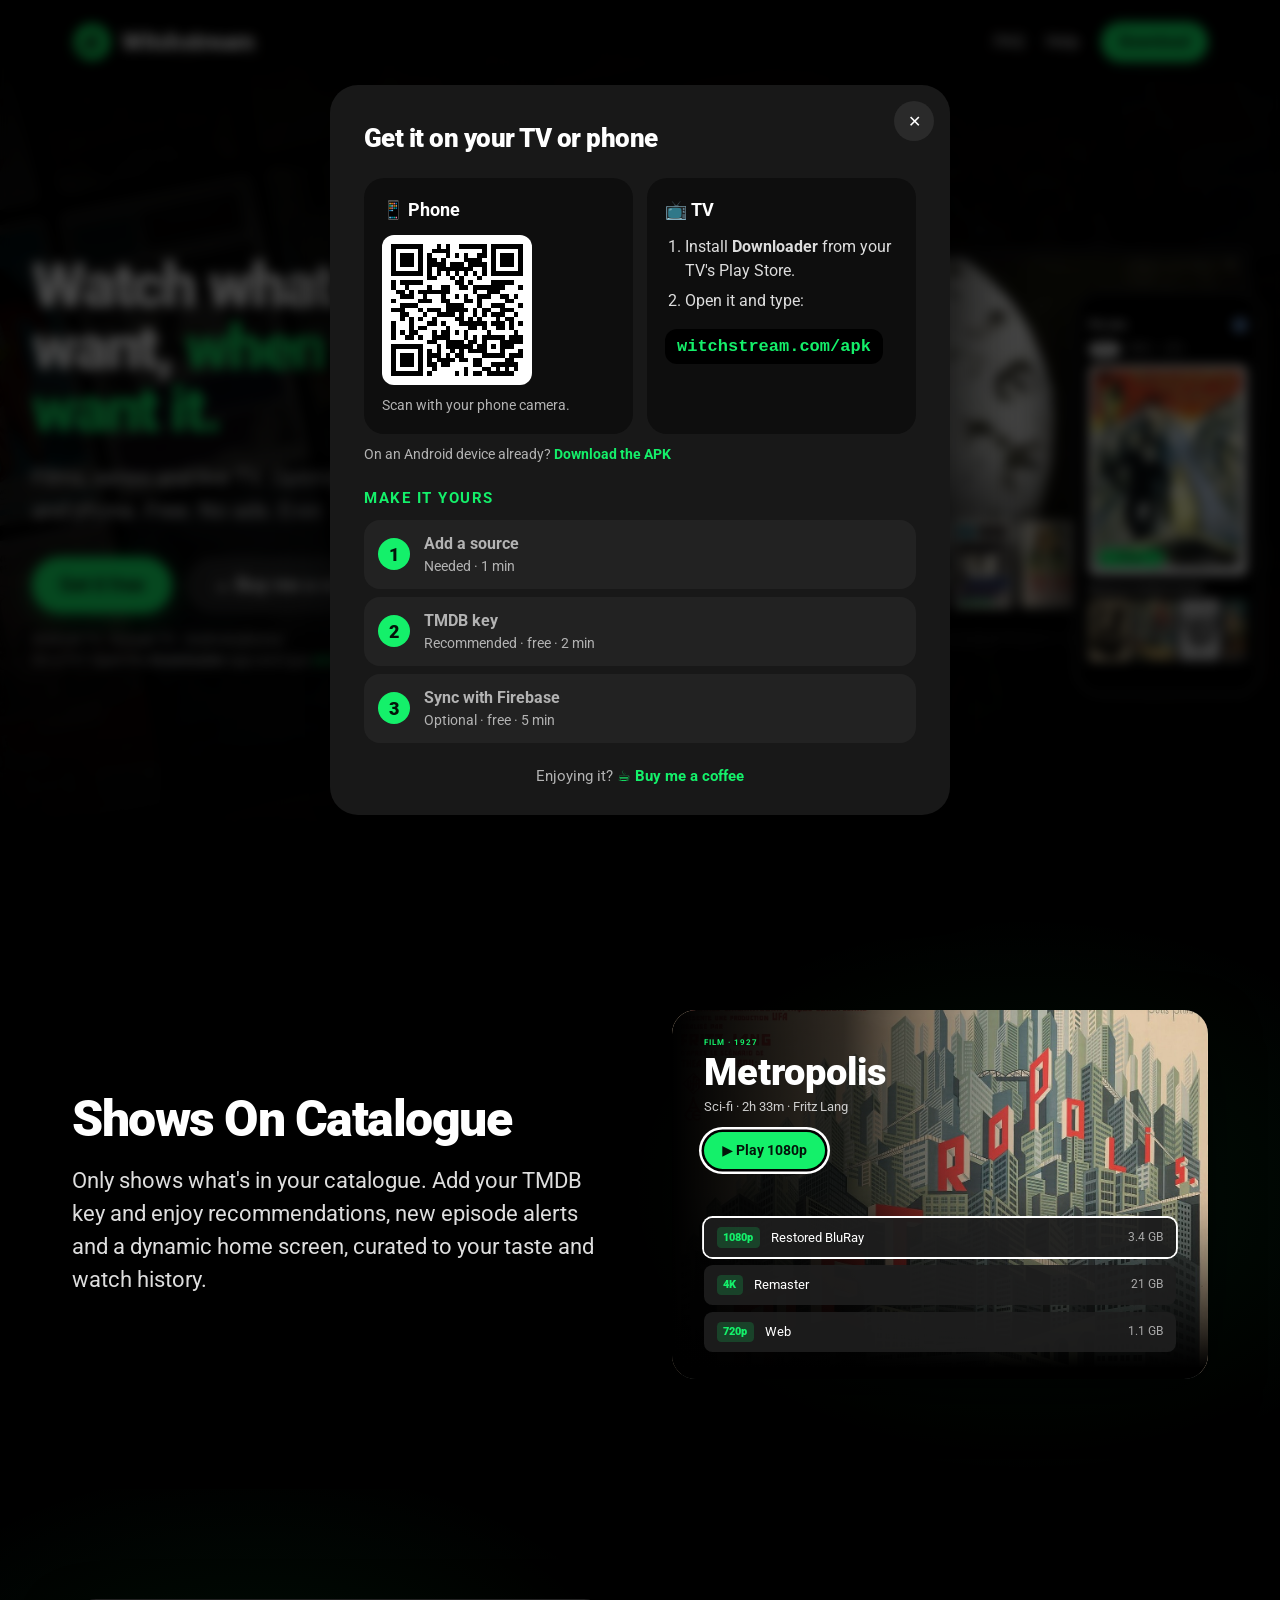
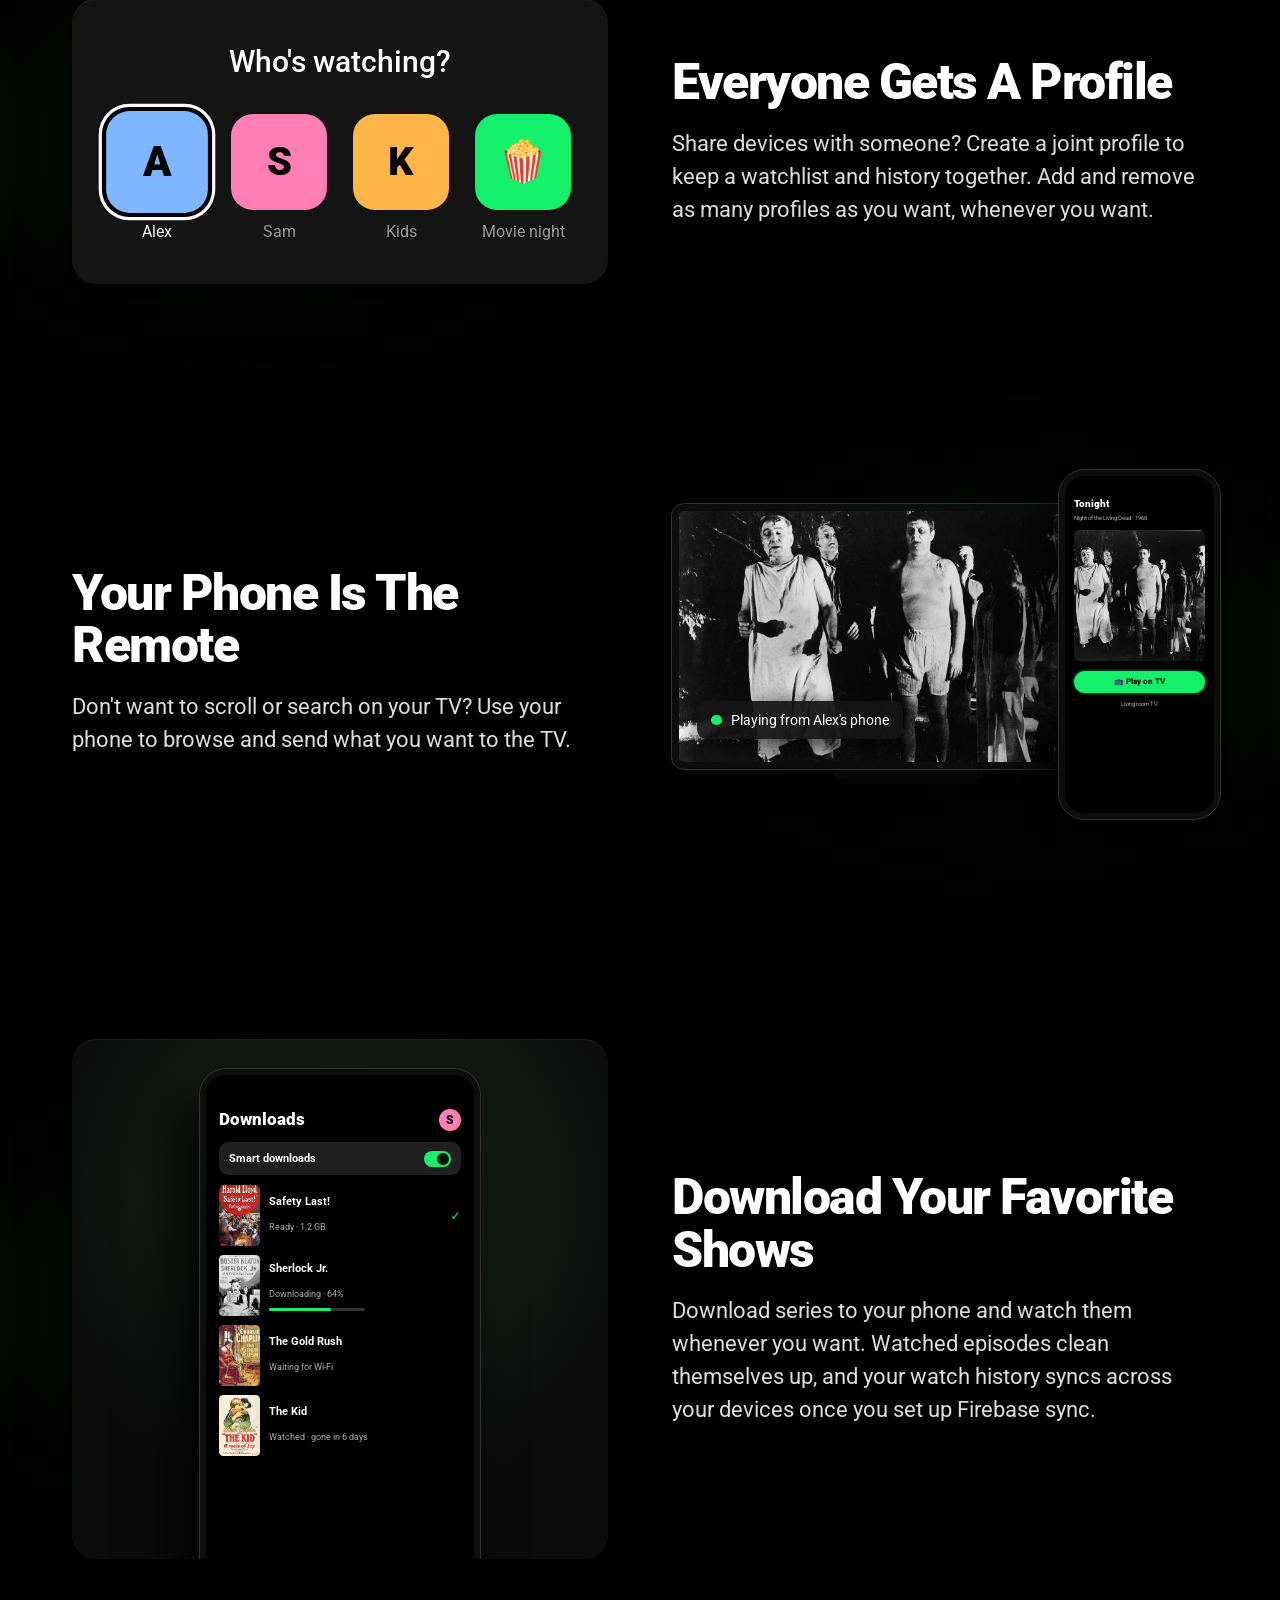
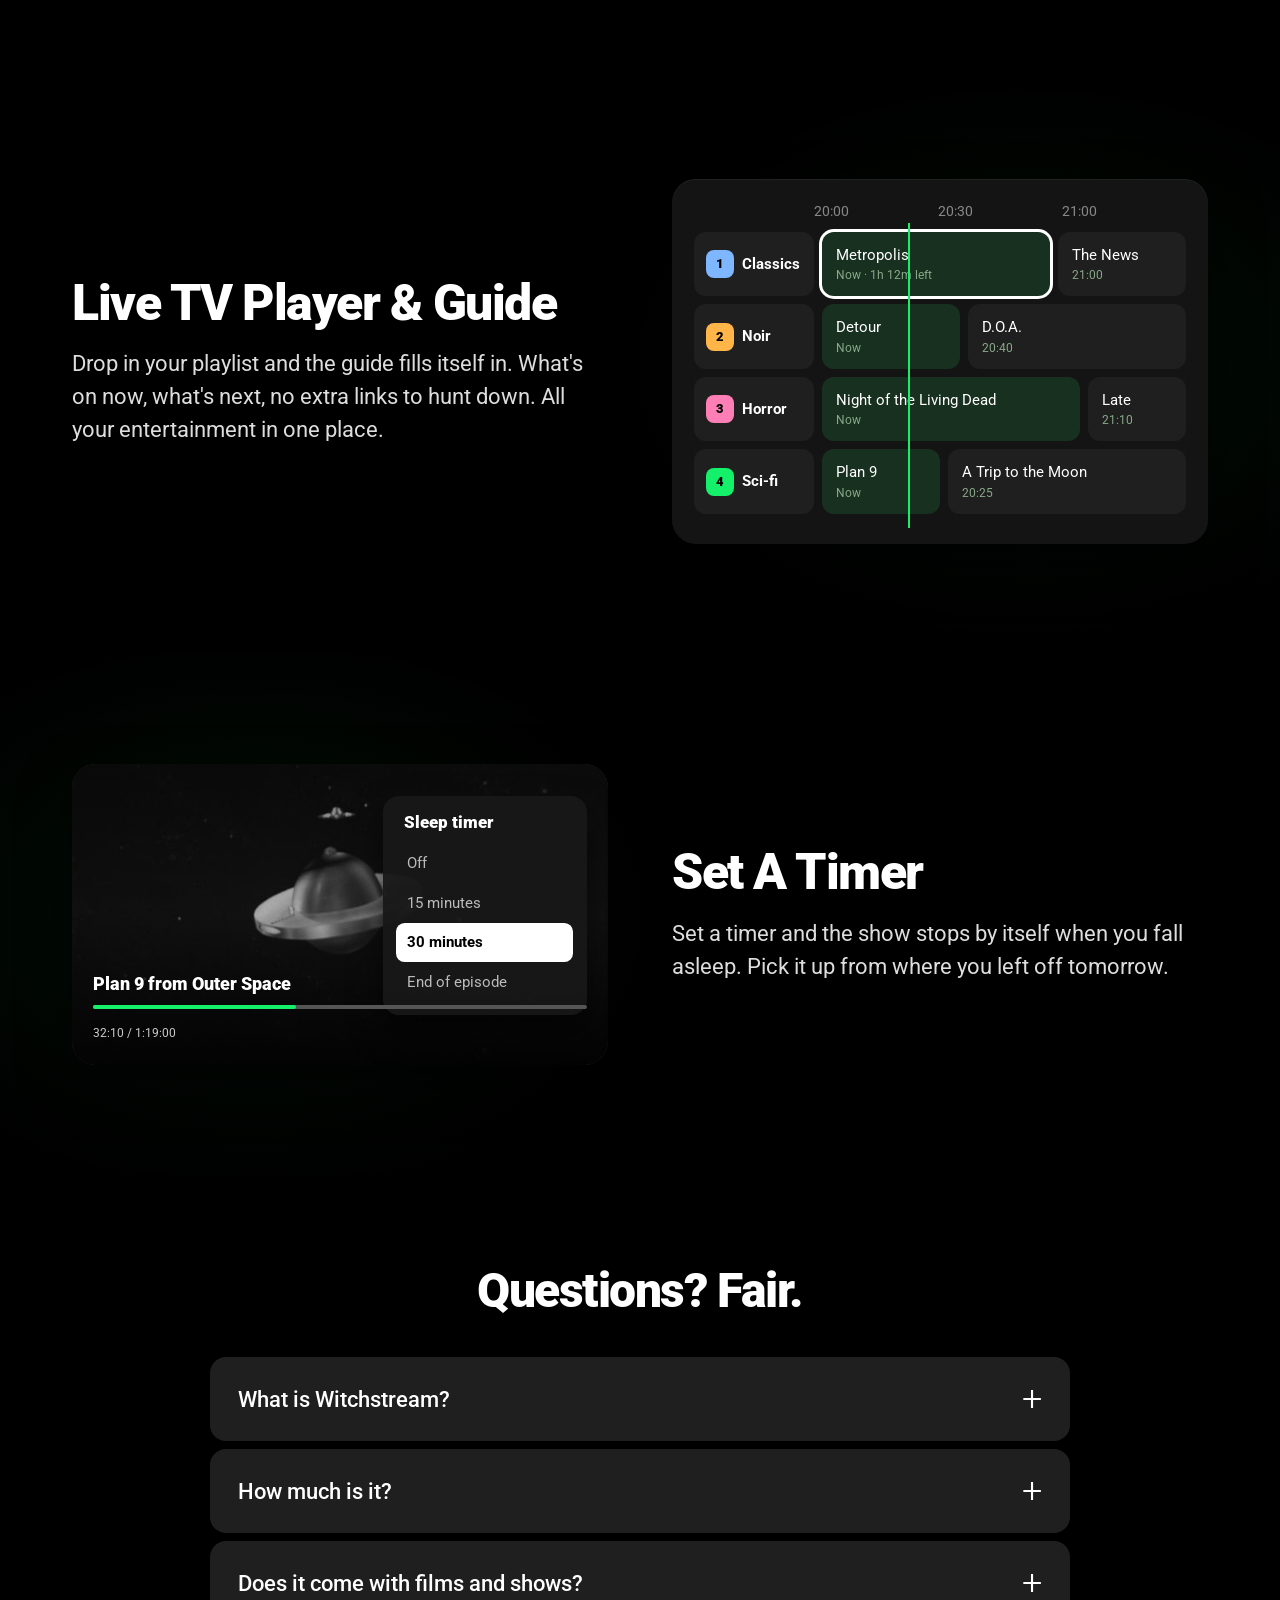
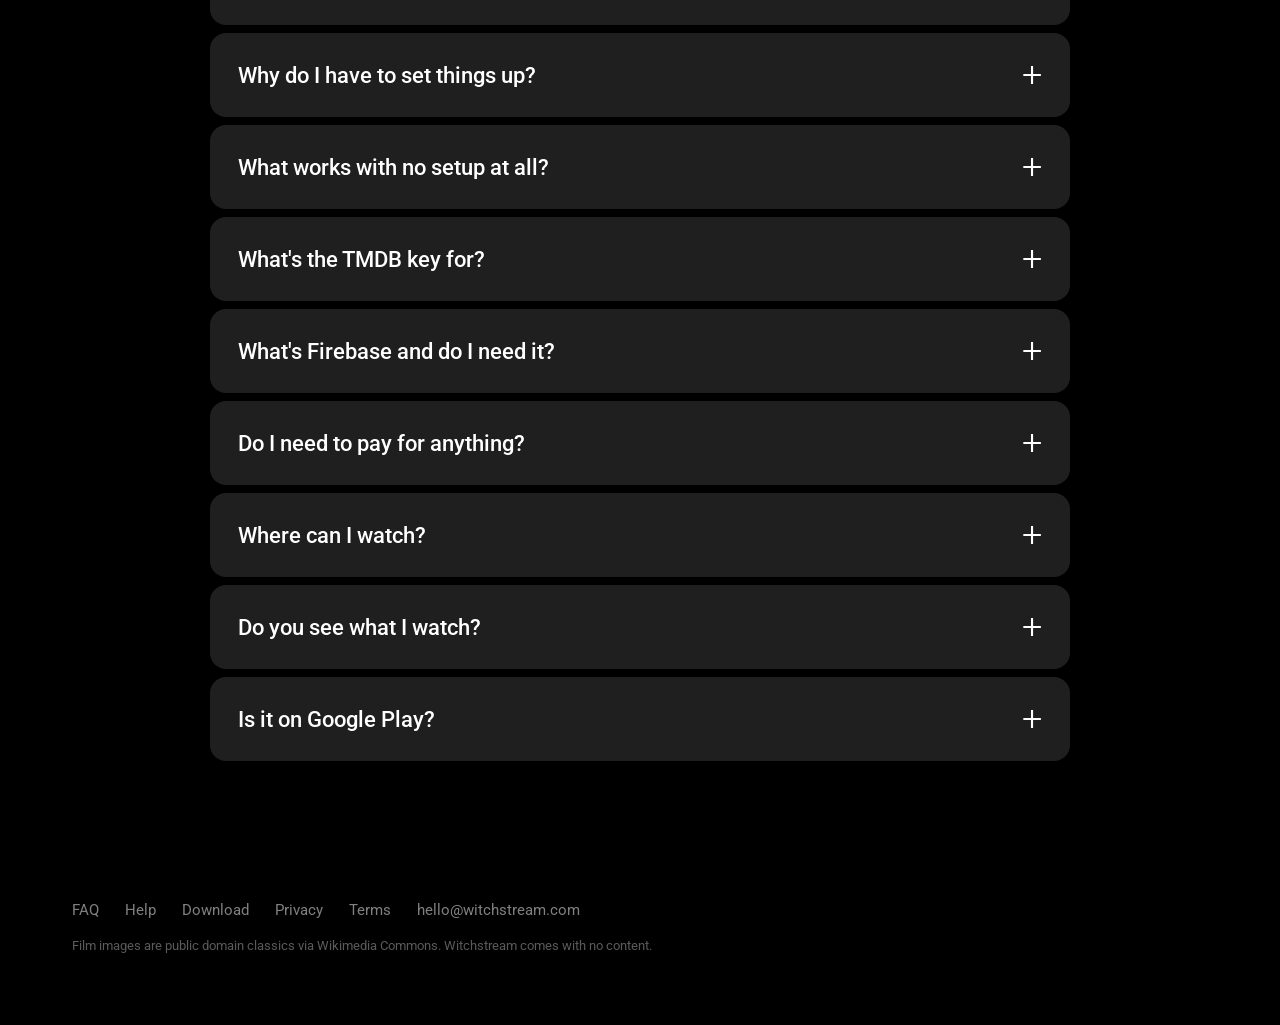
<file: download/index.html>
<!doctype html><meta charset="utf-8"><meta http-equiv="refresh" content="0;url=/#get"><title>Download · Witchstream</title><script>location.replace("/#get")</script><a href="/#get">Download Witchstream</a>
</file>
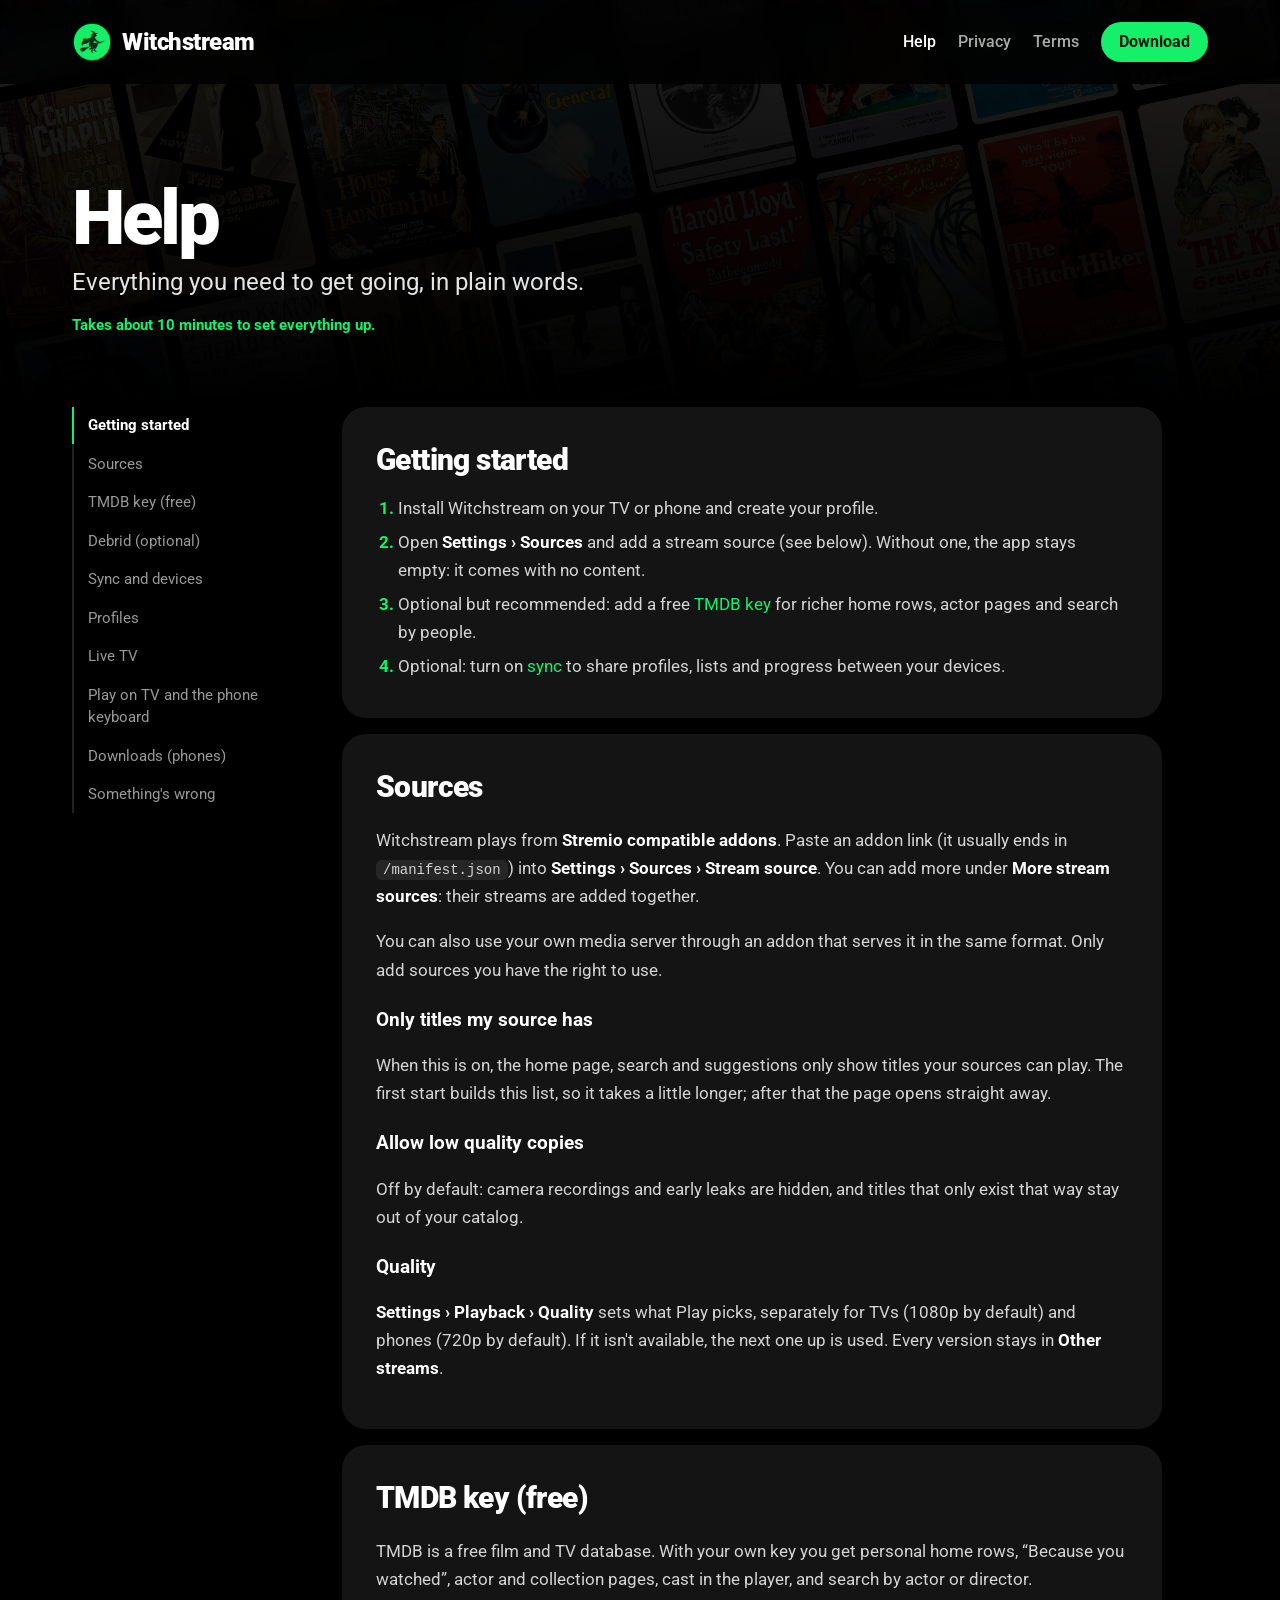
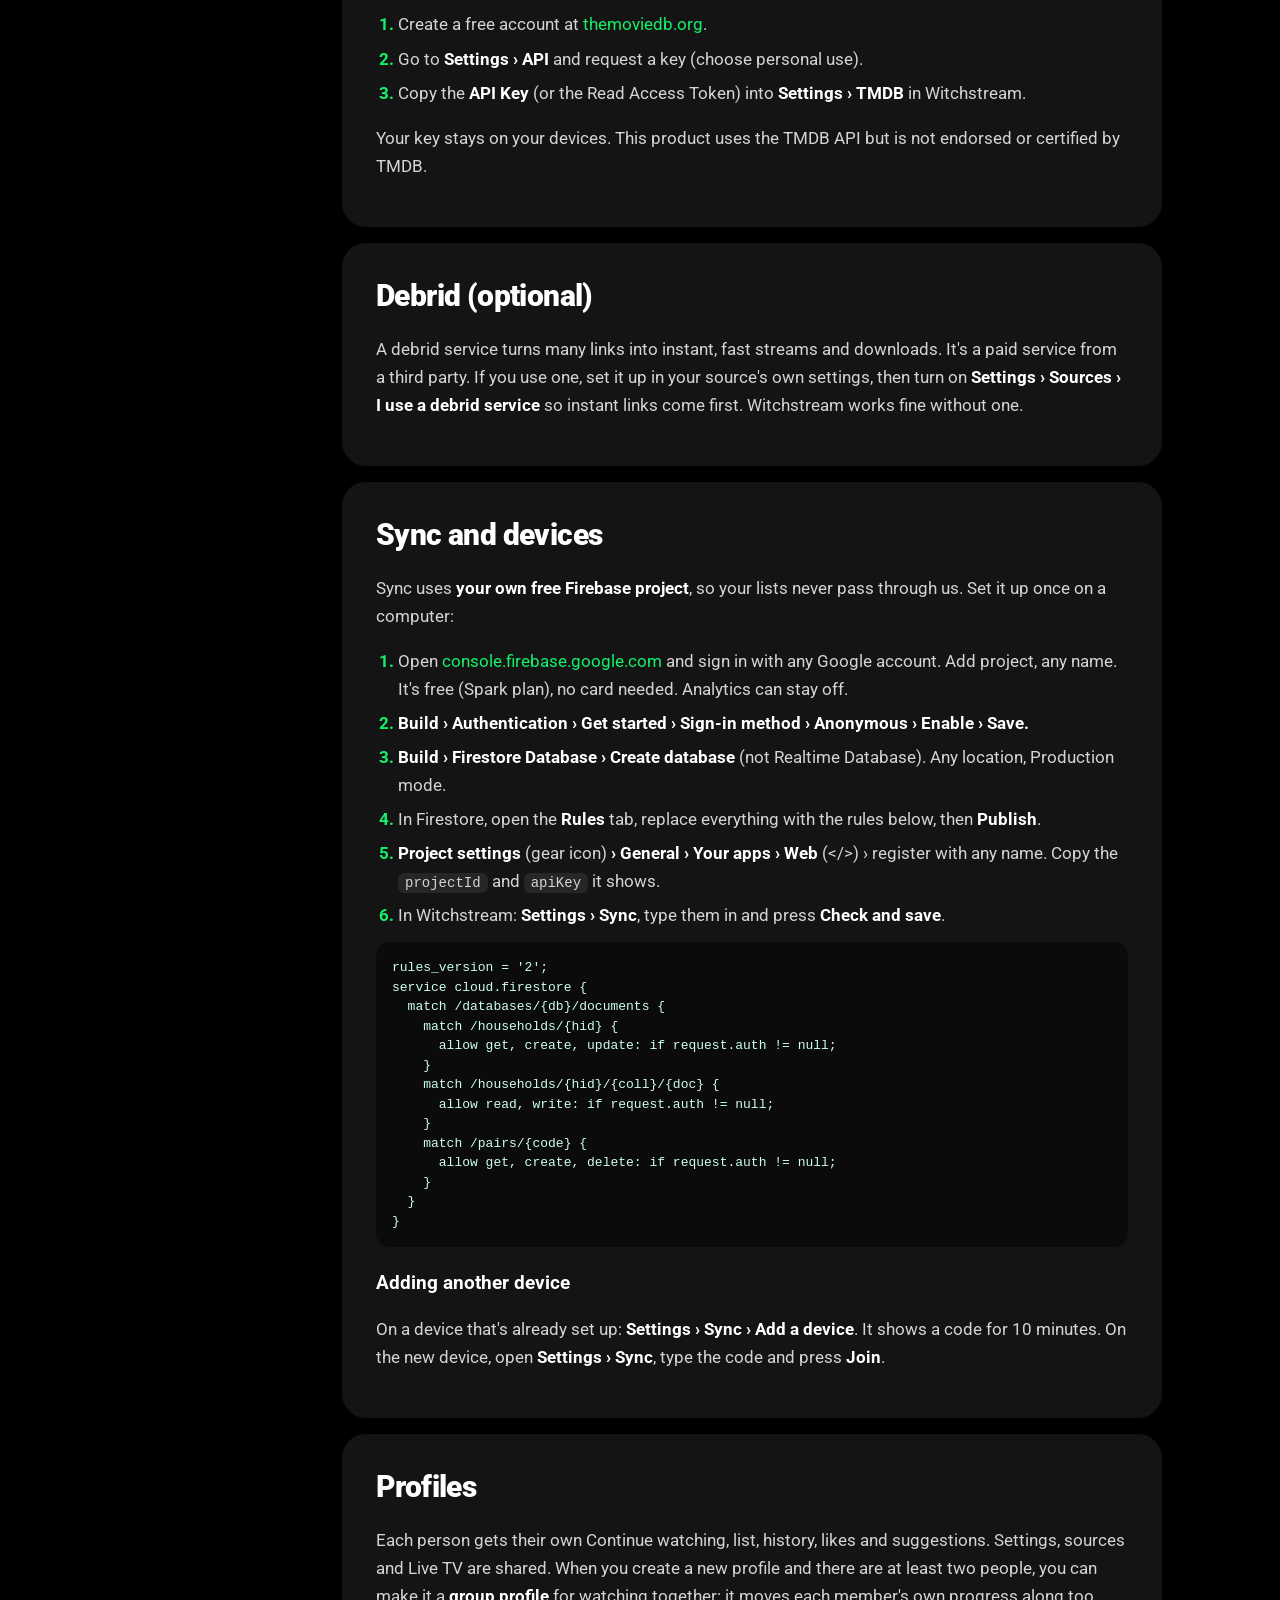
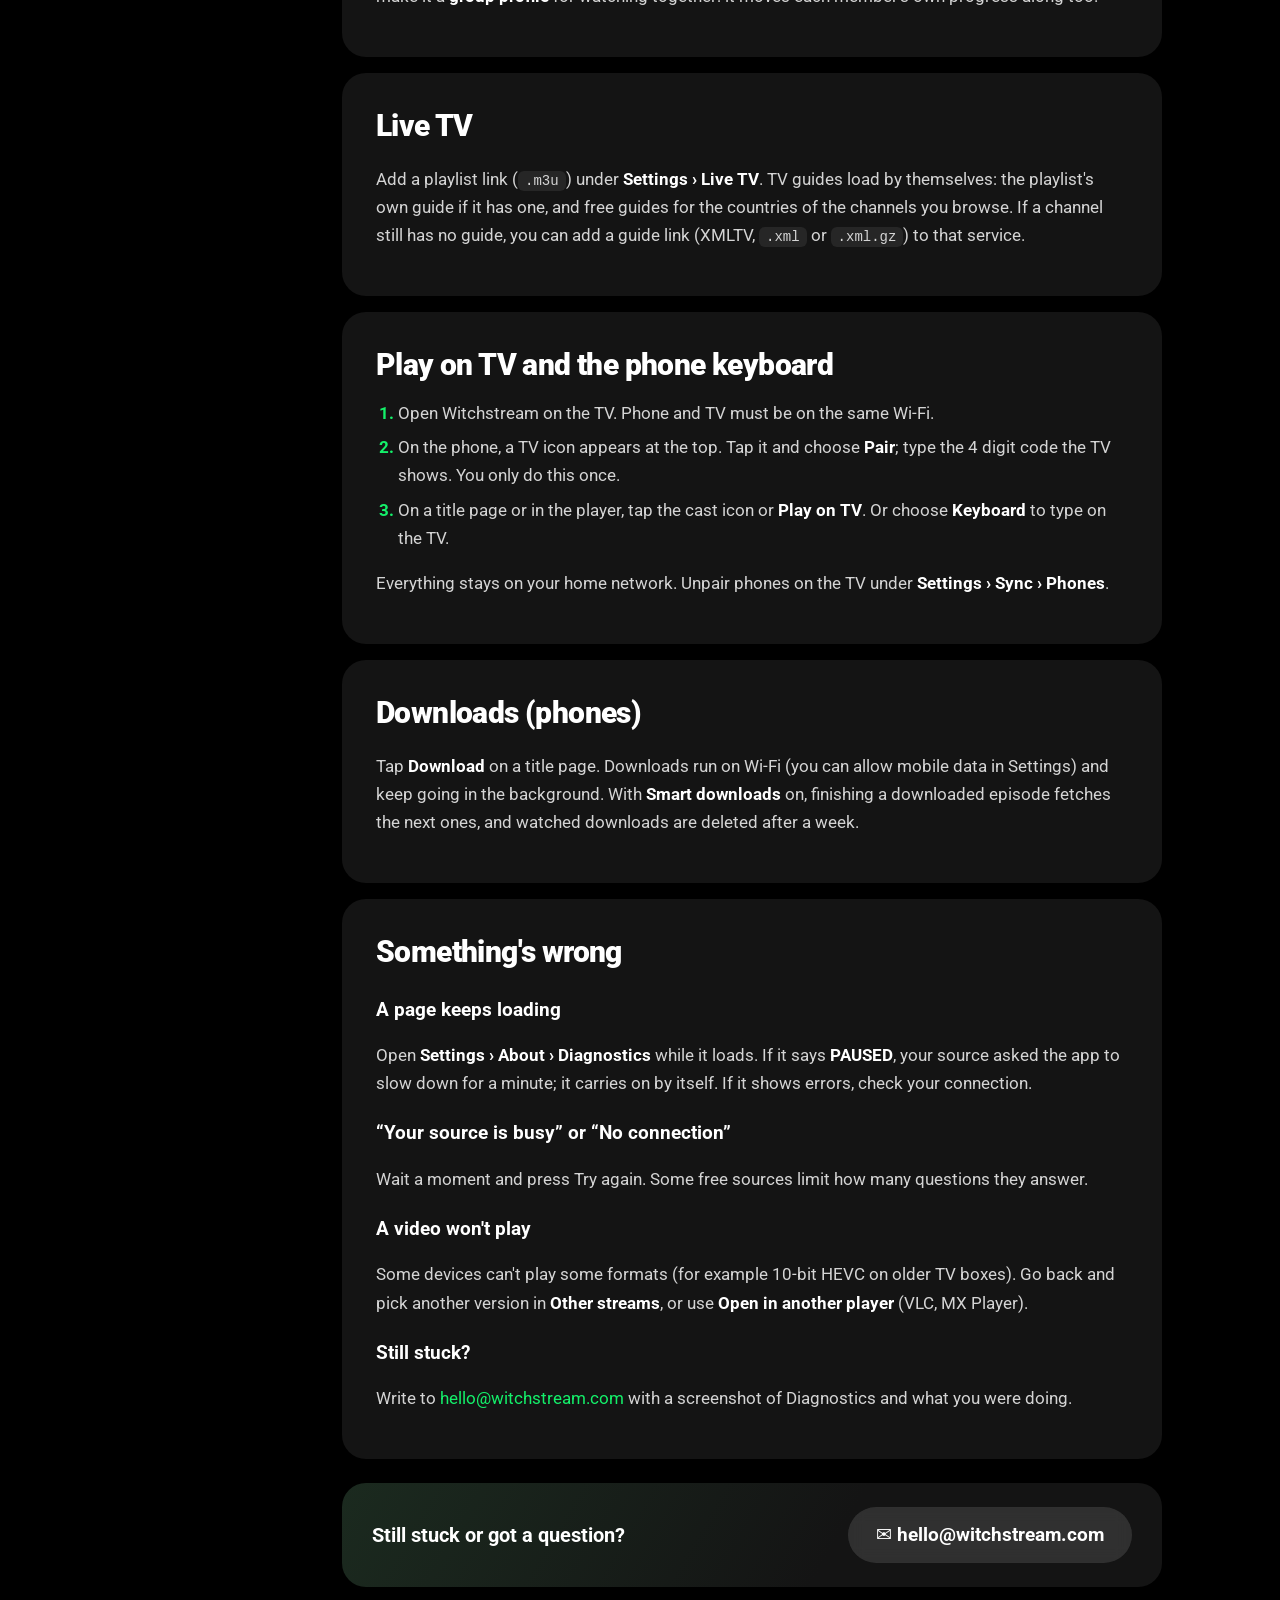
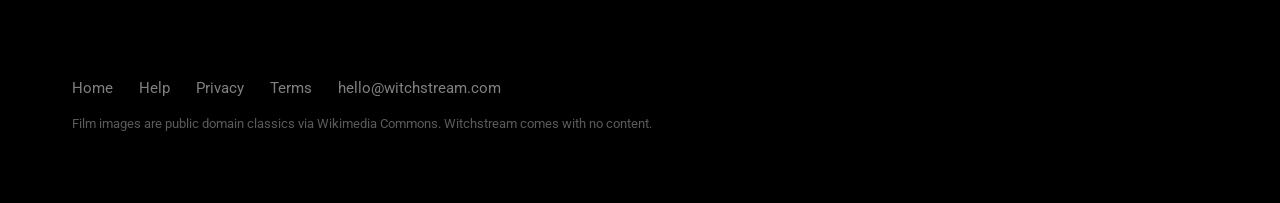
<file: help/index.html>
<!doctype html>
<html lang="en"><head><meta charset="utf-8"><script src="/flags.js"></script>
<script>(function(){try{var q=new URLSearchParams(location.search).get('witch_tester');if(q==='true')localStorage.setItem('witch_tester','true');if(q==='false')localStorage.removeItem('witch_tester')}catch(e){}
var t=false;try{t=localStorage.getItem('witch_tester')==='true'}catch(e){}
var f=window.WITCH_FLAGS||{};if(f.in_progress!==false&&!t)document.documentElement.className+=' wip';if(t&&f.in_progress!==false)document.documentElement.className+=' tester'})();</script>
<style>#wip{display:none}html.wip body>*:not(#wip){display:none!important}html.wip body{overflow:hidden}
html.wip #wip{display:flex;position:fixed;inset:0;align-items:center;justify-content:center;text-align:center;background:#000;color:#fff;font-family:Roboto,system-ui,sans-serif;padding:24px;overflow:hidden}
#wip .wb{position:absolute;inset:-20%;display:grid;grid-template-columns:repeat(9,1fr);gap:14px;transform:rotate(-12deg);opacity:.28;animation:wd 60s linear infinite alternate}
#wip .wb div{aspect-ratio:2/3;border-radius:6px;background:#222 center/cover}
@keyframes wd{to{transform:rotate(-12deg) translateY(-6%)}}
#wip::before{content:"";position:absolute;inset:0;z-index:1;background:radial-gradient(ellipse at 50% 50%,rgba(0,0,0,.5),#000 75%)}
#wip .wc{position:relative;z-index:2;max-width:560px}
#wip img{width:84px;height:84px;filter:drop-shadow(0 0 40px rgba(20,240,106,.4))}
#wip h1{font-size:clamp(40px,8vw,72px);font-weight:900;letter-spacing:-.04em;margin:18px 0 8px;line-height:1}
#wip p{font-size:20px;color:#ccc;margin:0 0 22px}
#wip span{display:inline-block;background:#14F06A;color:#03140A;font-weight:700;border-radius:999px;padding:8px 18px;font-size:15px}
html.tester body::after{content:"TESTER VIEW";position:fixed;left:12px;bottom:12px;z-index:999;background:#ffb547;color:#000;font:700 11px Roboto,sans-serif;letter-spacing:.1em;padding:5px 9px;border-radius:6px}</style><meta name="viewport" content="width=device-width,initial-scale=1">
<title>Help · Witchstream</title><meta name="description" content="How to set up Witchstream: sources, TMDB, sync, profiles, Live TV and more.">
<meta property="og:title" content="Help · Witchstream"><meta property="og:description" content="How to set up Witchstream: sources, TMDB, sync, profiles, Live TV and more."><meta property="og:image" content="https://witchstream.com/logo.png">
<link rel="icon" href="/logo.png">
<link rel="preconnect" href="https://fonts.googleapis.com"><link href="https://fonts.googleapis.com/css2?family=Roboto:wght@300;400;500;700;900&display=swap" rel="stylesheet">
<link rel="stylesheet" href="/home.css"><link rel="stylesheet" href="/docs.css">
</head><body class="docs"><div id="wip"><div class="wb"><div style="background-image:url(/img/nosferatu.jpg)"></div><div style="background-image:url(/img/doa.jpg)"></div><div style="background-image:url(/img/sherlock.jpg)"></div><div style="background-image:url(/img/metropolis.jpg)"></div><div style="background-image:url(/img/goldenarm.jpg)"></div><div style="background-image:url(/img/safety.jpg)"></div><div style="background-image:url(/img/caligari.jpg)"></div><div style="background-image:url(/img/hitchhiker.jpg)"></div><div style="background-image:url(/img/kid.jpg)"></div><div style="background-image:url(/img/phantom.jpg)"></div><div style="background-image:url(/img/plan9.jpg)"></div><div style="background-image:url(/img/goldrush.jpg)"></div><div style="background-image:url(/img/lodger.jpg)"></div><div style="background-image:url(/img/haunted.jpg)"></div><div style="background-image:url(/img/general.jpg)"></div><div style="background-image:url(/img/frankenstein.jpg)"></div><div style="background-image:url(/img/carnival.jpg)"></div><div style="background-image:url(/img/stranger.jpg)"></div><div style="background-image:url(/img/detour.jpg)"></div><div style="background-image:url(/img/brain.jpg)"></div><div style="background-image:url(/img/nosferatu.jpg)"></div><div style="background-image:url(/img/doa.jpg)"></div><div style="background-image:url(/img/sherlock.jpg)"></div><div style="background-image:url(/img/metropolis.jpg)"></div><div style="background-image:url(/img/goldenarm.jpg)"></div><div style="background-image:url(/img/safety.jpg)"></div><div style="background-image:url(/img/caligari.jpg)"></div><div style="background-image:url(/img/hitchhiker.jpg)"></div><div style="background-image:url(/img/kid.jpg)"></div><div style="background-image:url(/img/phantom.jpg)"></div><div style="background-image:url(/img/plan9.jpg)"></div><div style="background-image:url(/img/goldrush.jpg)"></div><div style="background-image:url(/img/lodger.jpg)"></div><div style="background-image:url(/img/haunted.jpg)"></div><div style="background-image:url(/img/general.jpg)"></div><div style="background-image:url(/img/frankenstein.jpg)"></div><div style="background-image:url(/img/carnival.jpg)"></div><div style="background-image:url(/img/stranger.jpg)"></div><div style="background-image:url(/img/detour.jpg)"></div><div style="background-image:url(/img/brain.jpg)"></div><div style="background-image:url(/img/nosferatu.jpg)"></div><div style="background-image:url(/img/doa.jpg)"></div><div style="background-image:url(/img/sherlock.jpg)"></div><div style="background-image:url(/img/metropolis.jpg)"></div><div style="background-image:url(/img/goldenarm.jpg)"></div><div style="background-image:url(/img/safety.jpg)"></div><div style="background-image:url(/img/caligari.jpg)"></div><div style="background-image:url(/img/hitchhiker.jpg)"></div><div style="background-image:url(/img/kid.jpg)"></div><div style="background-image:url(/img/phantom.jpg)"></div><div style="background-image:url(/img/plan9.jpg)"></div><div style="background-image:url(/img/goldrush.jpg)"></div><div style="background-image:url(/img/lodger.jpg)"></div><div style="background-image:url(/img/haunted.jpg)"></div><div style="background-image:url(/img/general.jpg)"></div><div style="background-image:url(/img/frankenstein.jpg)"></div><div style="background-image:url(/img/carnival.jpg)"></div><div style="background-image:url(/img/stranger.jpg)"></div><div style="background-image:url(/img/detour.jpg)"></div><div style="background-image:url(/img/brain.jpg)"></div><div style="background-image:url(/img/nosferatu.jpg)"></div><div style="background-image:url(/img/doa.jpg)"></div><div style="background-image:url(/img/sherlock.jpg)"></div><div style="background-image:url(/img/metropolis.jpg)"></div><div style="background-image:url(/img/goldenarm.jpg)"></div><div style="background-image:url(/img/safety.jpg)"></div><div style="background-image:url(/img/caligari.jpg)"></div><div style="background-image:url(/img/hitchhiker.jpg)"></div><div style="background-image:url(/img/kid.jpg)"></div><div style="background-image:url(/img/phantom.jpg)"></div><div style="background-image:url(/img/plan9.jpg)"></div><div style="background-image:url(/img/goldrush.jpg)"></div><div style="background-image:url(/img/lodger.jpg)"></div><div style="background-image:url(/img/haunted.jpg)"></div><div style="background-image:url(/img/general.jpg)"></div><div style="background-image:url(/img/frankenstein.jpg)"></div><div style="background-image:url(/img/carnival.jpg)"></div><div style="background-image:url(/img/stranger.jpg)"></div><div style="background-image:url(/img/detour.jpg)"></div><div style="background-image:url(/img/brain.jpg)"></div><div style="background-image:url(/img/nosferatu.jpg)"></div></div><div class="wc"><img src="/logo.png" alt=""><h1>Witchstream</h1><p>Brewing something good. Back soon.</p><span>In progress 🧹</span></div></div>
<header class="bar solid"><div class="wrap"><a class="logo" href="/"><img src="/logo.png" alt="">Witchstream</a>
<nav><a href="/help/" class=on>Help</a><a href="/privacy/">Privacy</a><a href="/terms/">Terms</a><a class="chipbtn" href="/#get">Download</a></nav></div></header>
<section class="dhero"><div class="wall"><div class="img" style="background-image:url(/img/nosferatu.jpg)"></div><div class="img" style="background-image:url(/img/doa.jpg)"></div><div class="img" style="background-image:url(/img/sherlock.jpg)"></div><div class="img" style="background-image:url(/img/metropolis.jpg)"></div><div class="img" style="background-image:url(/img/goldenarm.jpg)"></div><div class="img" style="background-image:url(/img/safety.jpg)"></div><div class="img" style="background-image:url(/img/caligari.jpg)"></div><div class="img" style="background-image:url(/img/hitchhiker.jpg)"></div><div class="img" style="background-image:url(/img/kid.jpg)"></div><div class="img" style="background-image:url(/img/phantom.jpg)"></div><div class="img" style="background-image:url(/img/plan9.jpg)"></div><div class="img" style="background-image:url(/img/goldrush.jpg)"></div><div class="img" style="background-image:url(/img/lodger.jpg)"></div><div class="img" style="background-image:url(/img/haunted.jpg)"></div><div class="img" style="background-image:url(/img/general.jpg)"></div><div class="img" style="background-image:url(/img/frankenstein.jpg)"></div><div class="img" style="background-image:url(/img/carnival.jpg)"></div><div class="img" style="background-image:url(/img/stranger.jpg)"></div><div class="img" style="background-image:url(/img/detour.jpg)"></div><div class="img" style="background-image:url(/img/brain.jpg)"></div><div class="img" style="background-image:url(/img/nosferatu.jpg)"></div><div class="img" style="background-image:url(/img/doa.jpg)"></div><div class="img" style="background-image:url(/img/sherlock.jpg)"></div><div class="img" style="background-image:url(/img/metropolis.jpg)"></div><div class="img" style="background-image:url(/img/goldenarm.jpg)"></div><div class="img" style="background-image:url(/img/safety.jpg)"></div><div class="img" style="background-image:url(/img/caligari.jpg)"></div><div class="img" style="background-image:url(/img/hitchhiker.jpg)"></div><div class="img" style="background-image:url(/img/kid.jpg)"></div><div class="img" style="background-image:url(/img/phantom.jpg)"></div><div class="img" style="background-image:url(/img/plan9.jpg)"></div><div class="img" style="background-image:url(/img/goldrush.jpg)"></div><div class="img" style="background-image:url(/img/lodger.jpg)"></div><div class="img" style="background-image:url(/img/haunted.jpg)"></div><div class="img" style="background-image:url(/img/general.jpg)"></div><div class="img" style="background-image:url(/img/frankenstein.jpg)"></div><div class="img" style="background-image:url(/img/carnival.jpg)"></div><div class="img" style="background-image:url(/img/stranger.jpg)"></div><div class="img" style="background-image:url(/img/detour.jpg)"></div><div class="img" style="background-image:url(/img/brain.jpg)"></div></div><div class="wrap"><h1 class="rv">Help</h1><p class="rv d1">Everything you need to get going, in plain words.</p><small class="rv d2">Takes about 10 minutes to set everything up.</small></div></section>
<div class="wrap dwrap withside"><aside class="side"><nav><a href="#start">Getting started</a><a href="#sources">Sources</a><a href="#tmdb">TMDB key (free)</a><a href="#debrid">Debrid (optional)</a><a href="#sync">Sync and devices</a><a href="#profiles">Profiles</a><a href="#live">Live TV</a><a href="#tv">Play on TV and the phone keyboard</a><a href="#downloads">Downloads (phones)</a><a href="#trouble">Something's wrong</a></nav></aside><main class="dmain">
<section class="dsec rv"><h2 id="start">Getting started</h2>
<ol>
<li>Install Witchstream on your TV or phone and create your profile.</li>
<li>Open <strong>Settings › Sources</strong> and add a stream source (see below). Without one, the app stays empty: it comes with no content.</li>
<li>Optional but recommended: add a free <a href="#tmdb">TMDB key</a> for richer home rows, actor pages and search by people.</li>
<li>Optional: turn on <a href="#sync">sync</a> to share profiles, lists and progress between your devices.</li>
</ol></section>
<section class="dsec rv"><h2 id="sources">Sources</h2>
<p>Witchstream plays from <strong>Stremio compatible addons</strong>. Paste an addon link (it usually ends in <code>/manifest.json</code>) into <strong>Settings › Sources › Stream source</strong>. You can add more under <strong>More stream sources</strong>: their streams are added together.</p>
<p>You can also use your own media server through an addon that serves it in the same format. Only add sources you have the right to use.</p>
<h3>Only titles my source has</h3>
<p>When this is on, the home page, search and suggestions only show titles your sources can play. The first start builds this list, so it takes a little longer; after that the page opens straight away.</p>
<h3>Allow low quality copies</h3>
<p>Off by default: camera recordings and early leaks are hidden, and titles that only exist that way stay out of your catalog.</p>
<h3>Quality</h3>
<p><strong>Settings › Playback › Quality</strong> sets what Play picks, separately for TVs (1080p by default) and phones (720p by default). If it isn't available, the next one up is used. Every version stays in <strong>Other streams</strong>.</p></section>
<section class="dsec rv"><h2 id="tmdb">TMDB key (free)</h2>
<p>TMDB is a free film and TV database. With your own key you get personal home rows, “Because you watched”, actor and collection pages, cast in the player, and search by actor or director.</p>
<ol>
<li>Create a free account at <a href="https://www.themoviedb.org/signup" target="_blank" rel="noopener">themoviedb.org</a>.</li>
<li>Go to <strong>Settings › API</strong> and request a key (choose personal use).</li>
<li>Copy the <strong>API Key</strong> (or the Read Access Token) into <strong>Settings › TMDB</strong> in Witchstream.</li>
</ol>
<p>Your key stays on your devices. This product uses the TMDB API but is not endorsed or certified by TMDB.</p></section>
<section class="dsec rv"><h2 id="debrid">Debrid (optional)</h2>
<p>A debrid service turns many links into instant, fast streams and downloads. It's a paid service from a third party. If you use one, set it up in your source's own settings, then turn on <strong>Settings › Sources › I use a debrid service</strong> so instant links come first. Witchstream works fine without one.</p></section>
<section class="dsec rv"><h2 id="sync">Sync and devices</h2>
<p>Sync uses <strong>your own free Firebase project</strong>, so your lists never pass through us. Set it up once on a computer:</p>
<ol>
<li>Open <a href="https://console.firebase.google.com" target="_blank" rel="noopener">console.firebase.google.com</a> and sign in with any Google account. Add project, any name. It's free (Spark plan), no card needed. Analytics can stay off.</li>
<li><strong>Build › Authentication › Get started › Sign-in method › Anonymous › Enable › Save.</strong></li>
<li><strong>Build › Firestore Database › Create database</strong> (not Realtime Database). Any location, Production mode.</li>
<li>In Firestore, open the <strong>Rules</strong> tab, replace everything with the rules below, then <strong>Publish</strong>.</li>
<li><strong>Project settings</strong> (gear icon) <strong>› General › Your apps › Web</strong> (&lt;/&gt;) › register with any name. Copy the <code>projectId</code> and <code>apiKey</code> it shows.</li>
<li>In Witchstream: <strong>Settings › Sync</strong>, type them in and press <strong>Check and save</strong>.</li>
</ol>
<pre>rules_version = '2';
service cloud.firestore {
  match /databases/{db}/documents {
    match /households/{hid} {
      allow get, create, update: if request.auth != null;
    }
    match /households/{hid}/{coll}/{doc} {
      allow read, write: if request.auth != null;
    }
    match /pairs/{code} {
      allow get, create, delete: if request.auth != null;
    }
  }
}</pre>
<h3>Adding another device</h3>
<p>On a device that's already set up: <strong>Settings › Sync › Add a device</strong>. It shows a code for 10 minutes. On the new device, open <strong>Settings › Sync</strong>, type the code and press <strong>Join</strong>.</p></section>
<section class="dsec rv"><h2 id="profiles">Profiles</h2>
<p>Each person gets their own Continue watching, list, history, likes and suggestions. Settings, sources and Live TV are shared. When you create a new profile and there are at least two people, you can make it a <strong>group profile</strong> for watching together: it moves each member's own progress along too.</p></section>
<section class="dsec rv"><h2 id="live">Live TV</h2>
<p>Add a playlist link (<code>.m3u</code>) under <strong>Settings › Live TV</strong>. TV guides load by themselves: the playlist's own guide if it has one, and free guides for the countries of the channels you browse. If a channel still has no guide, you can add a guide link (XMLTV, <code>.xml</code> or <code>.xml.gz</code>) to that service.</p></section>
<section class="dsec rv"><h2 id="tv">Play on TV and the phone keyboard</h2>
<ol>
<li>Open Witchstream on the TV. Phone and TV must be on the same Wi‑Fi.</li>
<li>On the phone, a TV icon appears at the top. Tap it and choose <strong>Pair</strong>; type the 4 digit code the TV shows. You only do this once.</li>
<li>On a title page or in the player, tap the cast icon or <strong>Play on TV</strong>. Or choose <strong>Keyboard</strong> to type on the TV.</li>
</ol>
<p>Everything stays on your home network. Unpair phones on the TV under <strong>Settings › Sync › Phones</strong>.</p></section>
<section class="dsec rv"><h2 id="downloads">Downloads (phones)</h2>
<p>Tap <strong>Download</strong> on a title page. Downloads run on Wi‑Fi (you can allow mobile data in Settings) and keep going in the background. With <strong>Smart downloads</strong> on, finishing a downloaded episode fetches the next ones, and watched downloads are deleted after a week.</p></section>
<section class="dsec rv"><h2 id="trouble">Something's wrong</h2>
<h3>A page keeps loading</h3>
<p>Open <strong>Settings › About › Diagnostics</strong> while it loads. If it says <strong>PAUSED</strong>, your source asked the app to slow down for a minute; it carries on by itself. If it shows errors, check your connection.</p>
<h3>“Your source is busy” or “No connection”</h3>
<p>Wait a moment and press Try again. Some free sources limit how many questions they answer.</p>
<h3>A video won't play</h3>
<p>Some devices can't play some formats (for example 10-bit HEVC on older TV boxes). Go back and pick another version in <strong>Other streams</strong>, or use <strong>Open in another player</strong> (VLC, MX Player).</p>
<h3>Still stuck?</h3>
<p>Write to <a href="mailto:hello@witchstream.com">hello@witchstream.com</a> with a screenshot of Diagnostics and what you were doing.</p></section>

<div class="dfoot rv"><p>Still stuck or got a question?</p><a class="btn soft" href="mailto:hello@witchstream.com">✉️ hello@witchstream.com</a></div>
</main></div>
<footer><div class="wrap"><a href="/">Home</a><a href="/help/">Help</a><a href="/privacy/">Privacy</a><a href="/terms/">Terms</a><a href="mailto:hello@witchstream.com">hello@witchstream.com</a>
<span class="credit">Film images are public domain classics via Wikimedia Commons. Witchstream comes with no content.</span></div></footer>
<script>
(function(){var els=document.querySelectorAll('.rv');if(!('IntersectionObserver' in window)){els.forEach(function(e){e.classList.add('in')});return}
var io=new IntersectionObserver(function(es){es.forEach(function(e){if(e.isIntersecting){e.target.classList.add('in');io.unobserve(e.target)}})},{threshold:.08});els.forEach(function(e){io.observe(e)});
var links=document.querySelectorAll('.side a');if(links.length){var secs=[].map.call(links,function(a){return document.querySelector(a.getAttribute('href'))});
addEventListener('scroll',function(){var i=secs.length-1;while(i>0&&secs[i].getBoundingClientRect().top>140)i--;links.forEach(function(a,j){a.classList.toggle('on',j===i)})},{passive:true})}})();
</script>
</body></html>
</file>
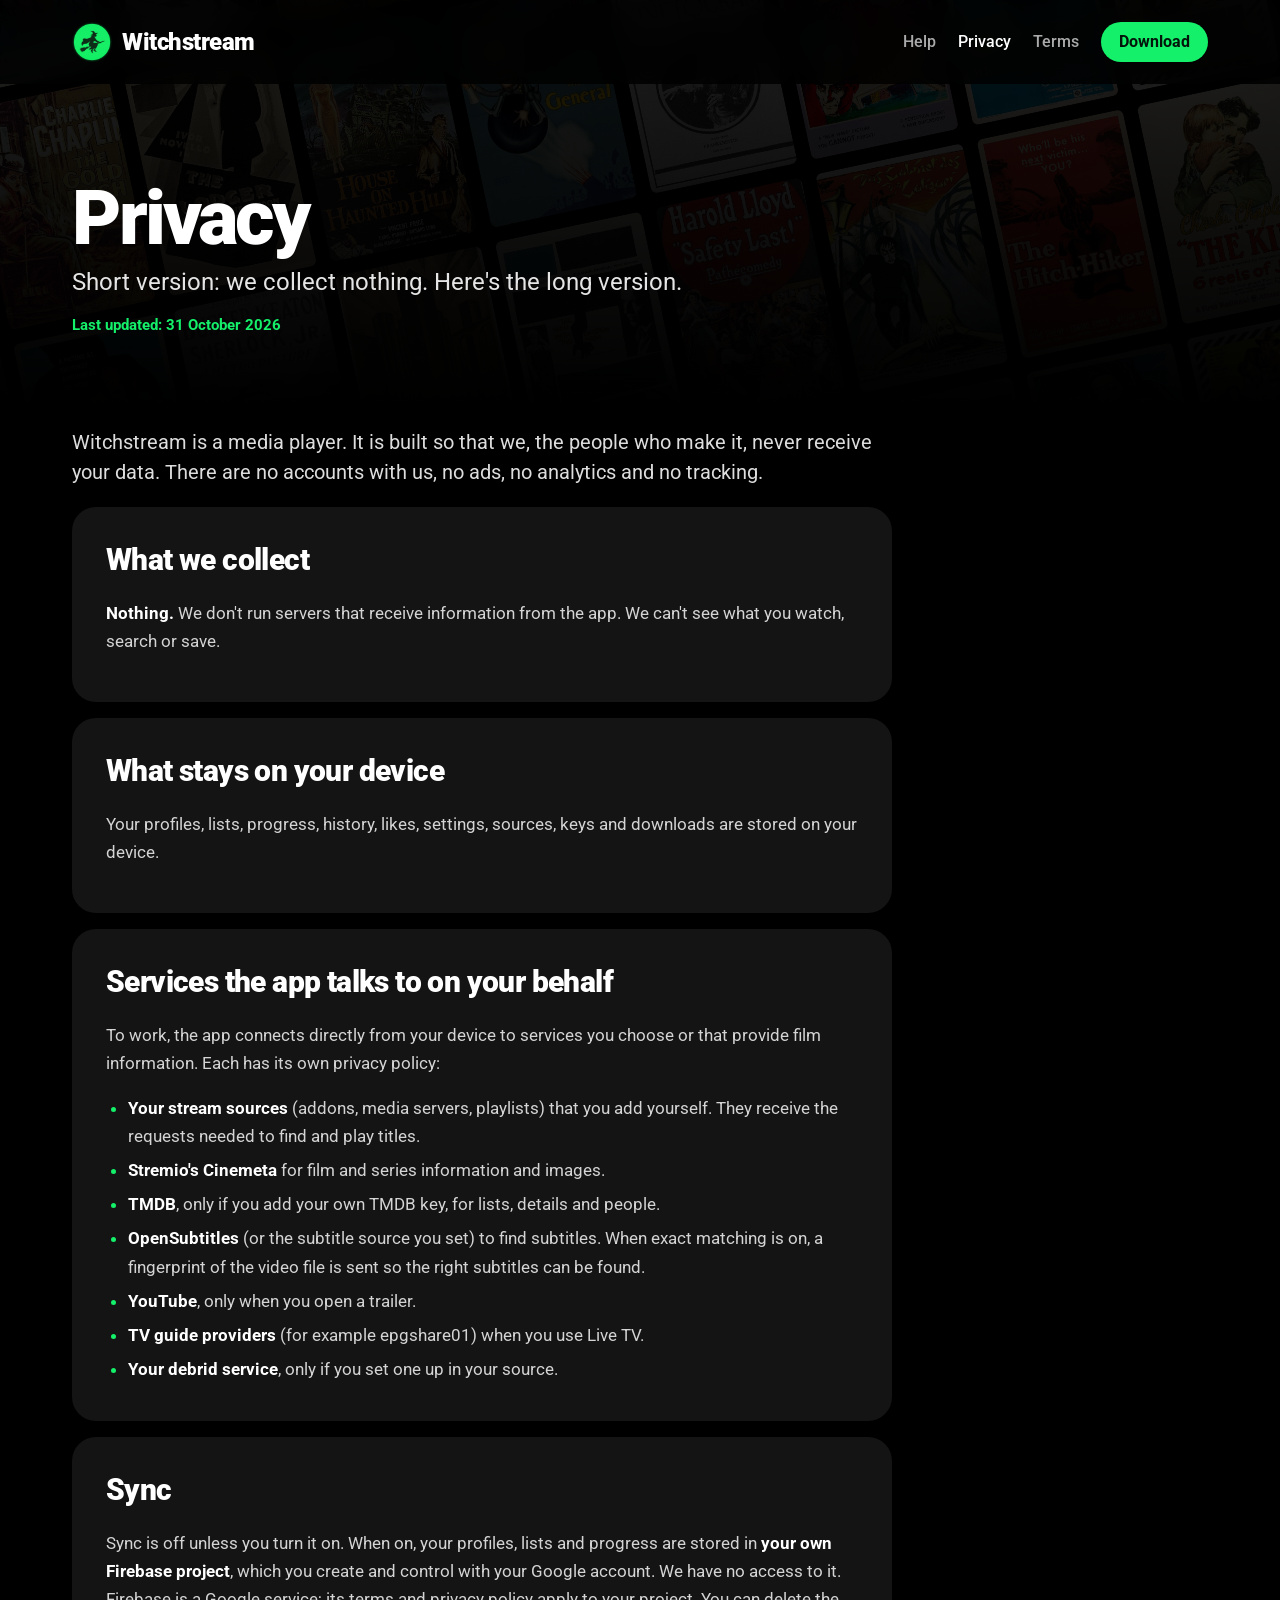
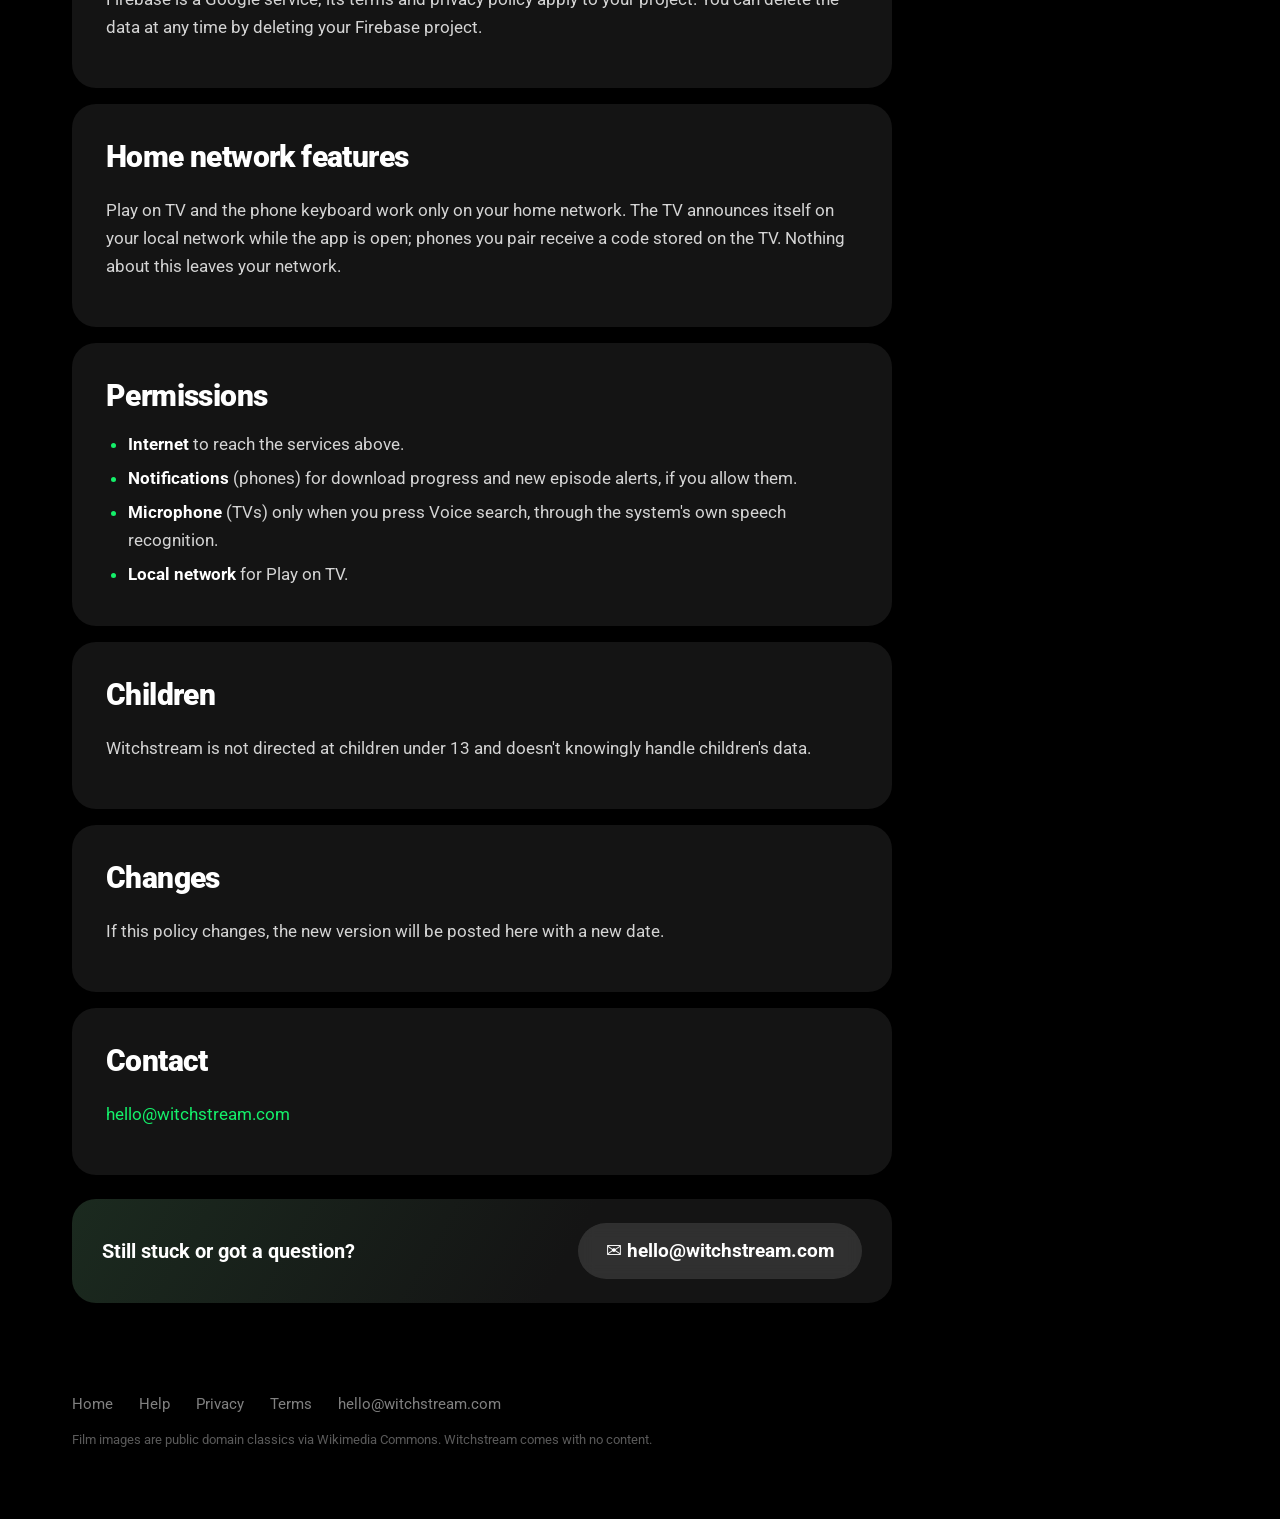
<file: privacy/index.html>
<!doctype html>
<html lang="en"><head><meta charset="utf-8"><script src="/flags.js"></script>
<script>(function(){try{var q=new URLSearchParams(location.search).get('witch_tester');if(q==='true')localStorage.setItem('witch_tester','true');if(q==='false')localStorage.removeItem('witch_tester')}catch(e){}
var t=false;try{t=localStorage.getItem('witch_tester')==='true'}catch(e){}
var f=window.WITCH_FLAGS||{};if(f.in_progress!==false&&!t)document.documentElement.className+=' wip';if(t&&f.in_progress!==false)document.documentElement.className+=' tester'})();</script>
<style>#wip{display:none}html.wip body>*:not(#wip){display:none!important}html.wip body{overflow:hidden}
html.wip #wip{display:flex;position:fixed;inset:0;align-items:center;justify-content:center;text-align:center;background:#000;color:#fff;font-family:Roboto,system-ui,sans-serif;padding:24px;overflow:hidden}
#wip .wb{position:absolute;inset:-20%;display:grid;grid-template-columns:repeat(9,1fr);gap:14px;transform:rotate(-12deg);opacity:.28;animation:wd 60s linear infinite alternate}
#wip .wb div{aspect-ratio:2/3;border-radius:6px;background:#222 center/cover}
@keyframes wd{to{transform:rotate(-12deg) translateY(-6%)}}
#wip::before{content:"";position:absolute;inset:0;z-index:1;background:radial-gradient(ellipse at 50% 50%,rgba(0,0,0,.5),#000 75%)}
#wip .wc{position:relative;z-index:2;max-width:560px}
#wip img{width:84px;height:84px;filter:drop-shadow(0 0 40px rgba(20,240,106,.4))}
#wip h1{font-size:clamp(40px,8vw,72px);font-weight:900;letter-spacing:-.04em;margin:18px 0 8px;line-height:1}
#wip p{font-size:20px;color:#ccc;margin:0 0 22px}
#wip span{display:inline-block;background:#14F06A;color:#03140A;font-weight:700;border-radius:999px;padding:8px 18px;font-size:15px}
html.tester body::after{content:"TESTER VIEW";position:fixed;left:12px;bottom:12px;z-index:999;background:#ffb547;color:#000;font:700 11px Roboto,sans-serif;letter-spacing:.1em;padding:5px 9px;border-radius:6px}</style><meta name="viewport" content="width=device-width,initial-scale=1">
<title>Privacy · Witchstream</title><meta name="description" content="Witchstream collects nothing. How your data stays on your devices.">
<meta property="og:title" content="Privacy · Witchstream"><meta property="og:description" content="Witchstream collects nothing. How your data stays on your devices."><meta property="og:image" content="https://witchstream.com/logo.png">
<link rel="icon" href="/logo.png">
<link rel="preconnect" href="https://fonts.googleapis.com"><link href="https://fonts.googleapis.com/css2?family=Roboto:wght@300;400;500;700;900&display=swap" rel="stylesheet">
<link rel="stylesheet" href="/home.css"><link rel="stylesheet" href="/docs.css">
</head><body class="docs"><div id="wip"><div class="wb"><div style="background-image:url(/img/nosferatu.jpg)"></div><div style="background-image:url(/img/doa.jpg)"></div><div style="background-image:url(/img/sherlock.jpg)"></div><div style="background-image:url(/img/metropolis.jpg)"></div><div style="background-image:url(/img/goldenarm.jpg)"></div><div style="background-image:url(/img/safety.jpg)"></div><div style="background-image:url(/img/caligari.jpg)"></div><div style="background-image:url(/img/hitchhiker.jpg)"></div><div style="background-image:url(/img/kid.jpg)"></div><div style="background-image:url(/img/phantom.jpg)"></div><div style="background-image:url(/img/plan9.jpg)"></div><div style="background-image:url(/img/goldrush.jpg)"></div><div style="background-image:url(/img/lodger.jpg)"></div><div style="background-image:url(/img/haunted.jpg)"></div><div style="background-image:url(/img/general.jpg)"></div><div style="background-image:url(/img/frankenstein.jpg)"></div><div style="background-image:url(/img/carnival.jpg)"></div><div style="background-image:url(/img/stranger.jpg)"></div><div style="background-image:url(/img/detour.jpg)"></div><div style="background-image:url(/img/brain.jpg)"></div><div style="background-image:url(/img/nosferatu.jpg)"></div><div style="background-image:url(/img/doa.jpg)"></div><div style="background-image:url(/img/sherlock.jpg)"></div><div style="background-image:url(/img/metropolis.jpg)"></div><div style="background-image:url(/img/goldenarm.jpg)"></div><div style="background-image:url(/img/safety.jpg)"></div><div style="background-image:url(/img/caligari.jpg)"></div><div style="background-image:url(/img/hitchhiker.jpg)"></div><div style="background-image:url(/img/kid.jpg)"></div><div style="background-image:url(/img/phantom.jpg)"></div><div style="background-image:url(/img/plan9.jpg)"></div><div style="background-image:url(/img/goldrush.jpg)"></div><div style="background-image:url(/img/lodger.jpg)"></div><div style="background-image:url(/img/haunted.jpg)"></div><div style="background-image:url(/img/general.jpg)"></div><div style="background-image:url(/img/frankenstein.jpg)"></div><div style="background-image:url(/img/carnival.jpg)"></div><div style="background-image:url(/img/stranger.jpg)"></div><div style="background-image:url(/img/detour.jpg)"></div><div style="background-image:url(/img/brain.jpg)"></div><div style="background-image:url(/img/nosferatu.jpg)"></div><div style="background-image:url(/img/doa.jpg)"></div><div style="background-image:url(/img/sherlock.jpg)"></div><div style="background-image:url(/img/metropolis.jpg)"></div><div style="background-image:url(/img/goldenarm.jpg)"></div><div style="background-image:url(/img/safety.jpg)"></div><div style="background-image:url(/img/caligari.jpg)"></div><div style="background-image:url(/img/hitchhiker.jpg)"></div><div style="background-image:url(/img/kid.jpg)"></div><div style="background-image:url(/img/phantom.jpg)"></div><div style="background-image:url(/img/plan9.jpg)"></div><div style="background-image:url(/img/goldrush.jpg)"></div><div style="background-image:url(/img/lodger.jpg)"></div><div style="background-image:url(/img/haunted.jpg)"></div><div style="background-image:url(/img/general.jpg)"></div><div style="background-image:url(/img/frankenstein.jpg)"></div><div style="background-image:url(/img/carnival.jpg)"></div><div style="background-image:url(/img/stranger.jpg)"></div><div style="background-image:url(/img/detour.jpg)"></div><div style="background-image:url(/img/brain.jpg)"></div><div style="background-image:url(/img/nosferatu.jpg)"></div><div style="background-image:url(/img/doa.jpg)"></div><div style="background-image:url(/img/sherlock.jpg)"></div><div style="background-image:url(/img/metropolis.jpg)"></div><div style="background-image:url(/img/goldenarm.jpg)"></div><div style="background-image:url(/img/safety.jpg)"></div><div style="background-image:url(/img/caligari.jpg)"></div><div style="background-image:url(/img/hitchhiker.jpg)"></div><div style="background-image:url(/img/kid.jpg)"></div><div style="background-image:url(/img/phantom.jpg)"></div><div style="background-image:url(/img/plan9.jpg)"></div><div style="background-image:url(/img/goldrush.jpg)"></div><div style="background-image:url(/img/lodger.jpg)"></div><div style="background-image:url(/img/haunted.jpg)"></div><div style="background-image:url(/img/general.jpg)"></div><div style="background-image:url(/img/frankenstein.jpg)"></div><div style="background-image:url(/img/carnival.jpg)"></div><div style="background-image:url(/img/stranger.jpg)"></div><div style="background-image:url(/img/detour.jpg)"></div><div style="background-image:url(/img/brain.jpg)"></div><div style="background-image:url(/img/nosferatu.jpg)"></div></div><div class="wc"><img src="/logo.png" alt=""><h1>Witchstream</h1><p>Brewing something good. Back soon.</p><span>In progress 🧹</span></div></div>
<header class="bar solid"><div class="wrap"><a class="logo" href="/"><img src="/logo.png" alt="">Witchstream</a>
<nav><a href="/help/">Help</a><a href="/privacy/" class=on>Privacy</a><a href="/terms/">Terms</a><a class="chipbtn" href="/#get">Download</a></nav></div></header>
<section class="dhero"><div class="wall"><div class="img" style="background-image:url(/img/nosferatu.jpg)"></div><div class="img" style="background-image:url(/img/doa.jpg)"></div><div class="img" style="background-image:url(/img/sherlock.jpg)"></div><div class="img" style="background-image:url(/img/metropolis.jpg)"></div><div class="img" style="background-image:url(/img/goldenarm.jpg)"></div><div class="img" style="background-image:url(/img/safety.jpg)"></div><div class="img" style="background-image:url(/img/caligari.jpg)"></div><div class="img" style="background-image:url(/img/hitchhiker.jpg)"></div><div class="img" style="background-image:url(/img/kid.jpg)"></div><div class="img" style="background-image:url(/img/phantom.jpg)"></div><div class="img" style="background-image:url(/img/plan9.jpg)"></div><div class="img" style="background-image:url(/img/goldrush.jpg)"></div><div class="img" style="background-image:url(/img/lodger.jpg)"></div><div class="img" style="background-image:url(/img/haunted.jpg)"></div><div class="img" style="background-image:url(/img/general.jpg)"></div><div class="img" style="background-image:url(/img/frankenstein.jpg)"></div><div class="img" style="background-image:url(/img/carnival.jpg)"></div><div class="img" style="background-image:url(/img/stranger.jpg)"></div><div class="img" style="background-image:url(/img/detour.jpg)"></div><div class="img" style="background-image:url(/img/brain.jpg)"></div><div class="img" style="background-image:url(/img/nosferatu.jpg)"></div><div class="img" style="background-image:url(/img/doa.jpg)"></div><div class="img" style="background-image:url(/img/sherlock.jpg)"></div><div class="img" style="background-image:url(/img/metropolis.jpg)"></div><div class="img" style="background-image:url(/img/goldenarm.jpg)"></div><div class="img" style="background-image:url(/img/safety.jpg)"></div><div class="img" style="background-image:url(/img/caligari.jpg)"></div><div class="img" style="background-image:url(/img/hitchhiker.jpg)"></div><div class="img" style="background-image:url(/img/kid.jpg)"></div><div class="img" style="background-image:url(/img/phantom.jpg)"></div><div class="img" style="background-image:url(/img/plan9.jpg)"></div><div class="img" style="background-image:url(/img/goldrush.jpg)"></div><div class="img" style="background-image:url(/img/lodger.jpg)"></div><div class="img" style="background-image:url(/img/haunted.jpg)"></div><div class="img" style="background-image:url(/img/general.jpg)"></div><div class="img" style="background-image:url(/img/frankenstein.jpg)"></div><div class="img" style="background-image:url(/img/carnival.jpg)"></div><div class="img" style="background-image:url(/img/stranger.jpg)"></div><div class="img" style="background-image:url(/img/detour.jpg)"></div><div class="img" style="background-image:url(/img/brain.jpg)"></div></div><div class="wrap"><h1 class="rv">Privacy</h1><p class="rv d1">Short version: we collect nothing. Here's the long version.</p><small class="rv d2">Last updated: 31 October 2026</small></div></section>
<div class="wrap dwrap "><main class="dmain"><div class="lead rv"><p>Witchstream is a media player. It is built so that we, the people who make it, never receive your data. There are no accounts with us, no ads, no analytics and no tracking.</p></div>
<section class="dsec rv"><h2 id="what-we-collect">What we collect</h2>
<p><strong>Nothing.</strong> We don't run servers that receive information from the app. We can't see what you watch, search or save.</p></section>
<section class="dsec rv"><h2 id="what-stays-on-your-device">What stays on your device</h2>
<p>Your profiles, lists, progress, history, likes, settings, sources, keys and downloads are stored on your device.</p></section>
<section class="dsec rv"><h2 id="services-the-app-talks-to-on-your-behalf">Services the app talks to on your behalf</h2>
<p>To work, the app connects directly from your device to services you choose or that provide film information. Each has its own privacy policy:</p>
<ul>
<li><strong>Your stream sources</strong> (addons, media servers, playlists) that you add yourself. They receive the requests needed to find and play titles.</li>
<li><strong>Stremio's Cinemeta</strong> for film and series information and images.</li>
<li><strong>TMDB</strong>, only if you add your own TMDB key, for lists, details and people.</li>
<li><strong>OpenSubtitles</strong> (or the subtitle source you set) to find subtitles. When exact matching is on, a fingerprint of the video file is sent so the right subtitles can be found.</li>
<li><strong>YouTube</strong>, only when you open a trailer.</li>
<li><strong>TV guide providers</strong> (for example epgshare01) when you use Live TV.</li>
<li><strong>Your debrid service</strong>, only if you set one up in your source.</li>
</ul></section>
<section class="dsec rv"><h2 id="sync">Sync</h2>
<p>Sync is off unless you turn it on. When on, your profiles, lists and progress are stored in <strong>your own Firebase project</strong>, which you create and control with your Google account. We have no access to it. Firebase is a Google service; its terms and privacy policy apply to your project. You can delete the data at any time by deleting your Firebase project.</p></section>
<section class="dsec rv"><h2 id="home-network-features">Home network features</h2>
<p>Play on TV and the phone keyboard work only on your home network. The TV announces itself on your local network while the app is open; phones you pair receive a code stored on the TV. Nothing about this leaves your network.</p></section>
<section class="dsec rv"><h2 id="permissions">Permissions</h2>
<ul>
<li><strong>Internet</strong> to reach the services above.</li>
<li><strong>Notifications</strong> (phones) for download progress and new episode alerts, if you allow them.</li>
<li><strong>Microphone</strong> (TVs) only when you press Voice search, through the system's own speech recognition.</li>
<li><strong>Local network</strong> for Play on TV.</li>
</ul></section>
<section class="dsec rv"><h2 id="children">Children</h2>
<p>Witchstream is not directed at children under 13 and doesn't knowingly handle children's data.</p></section>
<section class="dsec rv"><h2 id="changes">Changes</h2>
<p>If this policy changes, the new version will be posted here with a new date.</p></section>
<section class="dsec rv"><h2 id="contact">Contact</h2>
<p><a href="mailto:hello@witchstream.com">hello@witchstream.com</a></p></section>

<div class="dfoot rv"><p>Still stuck or got a question?</p><a class="btn soft" href="mailto:hello@witchstream.com">✉️ hello@witchstream.com</a></div>
</main></div>
<footer><div class="wrap"><a href="/">Home</a><a href="/help/">Help</a><a href="/privacy/">Privacy</a><a href="/terms/">Terms</a><a href="mailto:hello@witchstream.com">hello@witchstream.com</a>
<span class="credit">Film images are public domain classics via Wikimedia Commons. Witchstream comes with no content.</span></div></footer>
<script>
(function(){var els=document.querySelectorAll('.rv');if(!('IntersectionObserver' in window)){els.forEach(function(e){e.classList.add('in')});return}
var io=new IntersectionObserver(function(es){es.forEach(function(e){if(e.isIntersecting){e.target.classList.add('in');io.unobserve(e.target)}})},{threshold:.08});els.forEach(function(e){io.observe(e)});
var links=document.querySelectorAll('.side a');if(links.length){var secs=[].map.call(links,function(a){return document.querySelector(a.getAttribute('href'))});
addEventListener('scroll',function(){var i=secs.length-1;while(i>0&&secs[i].getBoundingClientRect().top>140)i--;links.forEach(function(a,j){a.classList.toggle('on',j===i)})},{passive:true})}})();
</script>
</body></html>
</file>
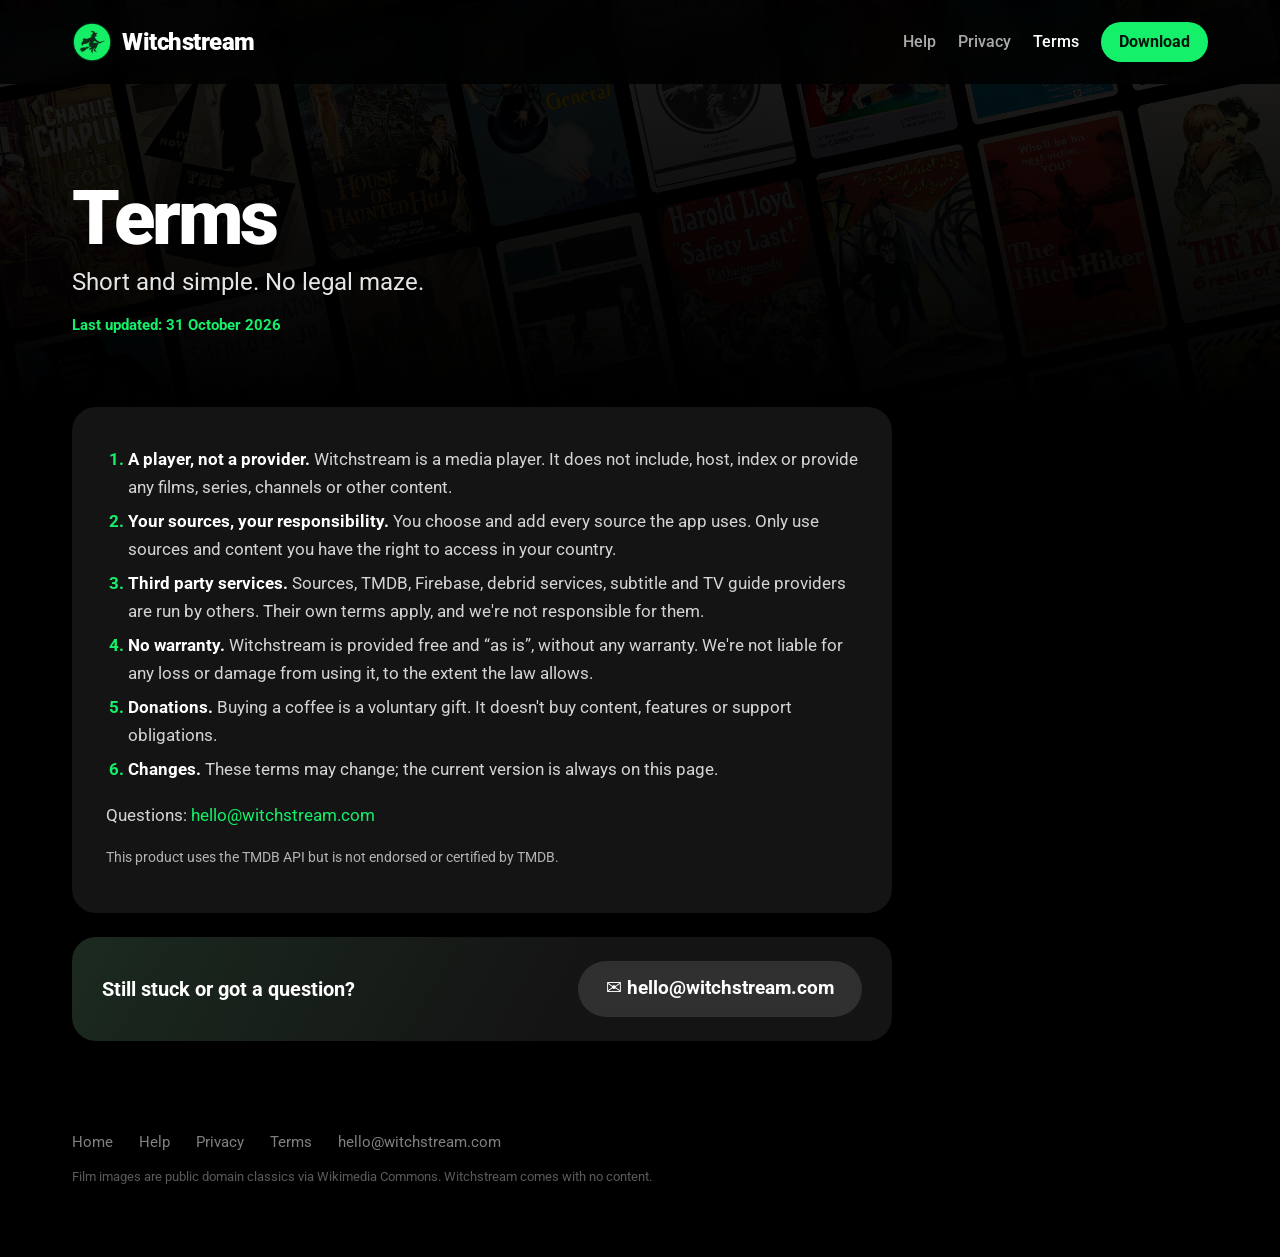
<file: terms/index.html>
<!doctype html>
<html lang="en"><head><meta charset="utf-8"><script src="/flags.js"></script>
<script>(function(){try{var q=new URLSearchParams(location.search).get('witch_tester');if(q==='true')localStorage.setItem('witch_tester','true');if(q==='false')localStorage.removeItem('witch_tester')}catch(e){}
var t=false;try{t=localStorage.getItem('witch_tester')==='true'}catch(e){}
var f=window.WITCH_FLAGS||{};if(f.in_progress!==false&&!t)document.documentElement.className+=' wip';if(t&&f.in_progress!==false)document.documentElement.className+=' tester'})();</script>
<style>#wip{display:none}html.wip body>*:not(#wip){display:none!important}html.wip body{overflow:hidden}
html.wip #wip{display:flex;position:fixed;inset:0;align-items:center;justify-content:center;text-align:center;background:#000;color:#fff;font-family:Roboto,system-ui,sans-serif;padding:24px;overflow:hidden}
#wip .wb{position:absolute;inset:-20%;display:grid;grid-template-columns:repeat(9,1fr);gap:14px;transform:rotate(-12deg);opacity:.28;animation:wd 60s linear infinite alternate}
#wip .wb div{aspect-ratio:2/3;border-radius:6px;background:#222 center/cover}
@keyframes wd{to{transform:rotate(-12deg) translateY(-6%)}}
#wip::before{content:"";position:absolute;inset:0;z-index:1;background:radial-gradient(ellipse at 50% 50%,rgba(0,0,0,.5),#000 75%)}
#wip .wc{position:relative;z-index:2;max-width:560px}
#wip img{width:84px;height:84px;filter:drop-shadow(0 0 40px rgba(20,240,106,.4))}
#wip h1{font-size:clamp(40px,8vw,72px);font-weight:900;letter-spacing:-.04em;margin:18px 0 8px;line-height:1}
#wip p{font-size:20px;color:#ccc;margin:0 0 22px}
#wip span{display:inline-block;background:#14F06A;color:#03140A;font-weight:700;border-radius:999px;padding:8px 18px;font-size:15px}
html.tester body::after{content:"TESTER VIEW";position:fixed;left:12px;bottom:12px;z-index:999;background:#ffb547;color:#000;font:700 11px Roboto,sans-serif;letter-spacing:.1em;padding:5px 9px;border-radius:6px}</style><meta name="viewport" content="width=device-width,initial-scale=1">
<title>Terms · Witchstream</title><meta name="description" content="Terms of use for Witchstream.">
<meta property="og:title" content="Terms · Witchstream"><meta property="og:description" content="Terms of use for Witchstream."><meta property="og:image" content="https://witchstream.com/logo.png">
<link rel="icon" href="/logo.png">
<link rel="preconnect" href="https://fonts.googleapis.com"><link href="https://fonts.googleapis.com/css2?family=Roboto:wght@300;400;500;700;900&display=swap" rel="stylesheet">
<link rel="stylesheet" href="/home.css"><link rel="stylesheet" href="/docs.css">
</head><body class="docs"><div id="wip"><div class="wb"><div style="background-image:url(/img/nosferatu.jpg)"></div><div style="background-image:url(/img/doa.jpg)"></div><div style="background-image:url(/img/sherlock.jpg)"></div><div style="background-image:url(/img/metropolis.jpg)"></div><div style="background-image:url(/img/goldenarm.jpg)"></div><div style="background-image:url(/img/safety.jpg)"></div><div style="background-image:url(/img/caligari.jpg)"></div><div style="background-image:url(/img/hitchhiker.jpg)"></div><div style="background-image:url(/img/kid.jpg)"></div><div style="background-image:url(/img/phantom.jpg)"></div><div style="background-image:url(/img/plan9.jpg)"></div><div style="background-image:url(/img/goldrush.jpg)"></div><div style="background-image:url(/img/lodger.jpg)"></div><div style="background-image:url(/img/haunted.jpg)"></div><div style="background-image:url(/img/general.jpg)"></div><div style="background-image:url(/img/frankenstein.jpg)"></div><div style="background-image:url(/img/carnival.jpg)"></div><div style="background-image:url(/img/stranger.jpg)"></div><div style="background-image:url(/img/detour.jpg)"></div><div style="background-image:url(/img/brain.jpg)"></div><div style="background-image:url(/img/nosferatu.jpg)"></div><div style="background-image:url(/img/doa.jpg)"></div><div style="background-image:url(/img/sherlock.jpg)"></div><div style="background-image:url(/img/metropolis.jpg)"></div><div style="background-image:url(/img/goldenarm.jpg)"></div><div style="background-image:url(/img/safety.jpg)"></div><div style="background-image:url(/img/caligari.jpg)"></div><div style="background-image:url(/img/hitchhiker.jpg)"></div><div style="background-image:url(/img/kid.jpg)"></div><div style="background-image:url(/img/phantom.jpg)"></div><div style="background-image:url(/img/plan9.jpg)"></div><div style="background-image:url(/img/goldrush.jpg)"></div><div style="background-image:url(/img/lodger.jpg)"></div><div style="background-image:url(/img/haunted.jpg)"></div><div style="background-image:url(/img/general.jpg)"></div><div style="background-image:url(/img/frankenstein.jpg)"></div><div style="background-image:url(/img/carnival.jpg)"></div><div style="background-image:url(/img/stranger.jpg)"></div><div style="background-image:url(/img/detour.jpg)"></div><div style="background-image:url(/img/brain.jpg)"></div><div style="background-image:url(/img/nosferatu.jpg)"></div><div style="background-image:url(/img/doa.jpg)"></div><div style="background-image:url(/img/sherlock.jpg)"></div><div style="background-image:url(/img/metropolis.jpg)"></div><div style="background-image:url(/img/goldenarm.jpg)"></div><div style="background-image:url(/img/safety.jpg)"></div><div style="background-image:url(/img/caligari.jpg)"></div><div style="background-image:url(/img/hitchhiker.jpg)"></div><div style="background-image:url(/img/kid.jpg)"></div><div style="background-image:url(/img/phantom.jpg)"></div><div style="background-image:url(/img/plan9.jpg)"></div><div style="background-image:url(/img/goldrush.jpg)"></div><div style="background-image:url(/img/lodger.jpg)"></div><div style="background-image:url(/img/haunted.jpg)"></div><div style="background-image:url(/img/general.jpg)"></div><div style="background-image:url(/img/frankenstein.jpg)"></div><div style="background-image:url(/img/carnival.jpg)"></div><div style="background-image:url(/img/stranger.jpg)"></div><div style="background-image:url(/img/detour.jpg)"></div><div style="background-image:url(/img/brain.jpg)"></div><div style="background-image:url(/img/nosferatu.jpg)"></div><div style="background-image:url(/img/doa.jpg)"></div><div style="background-image:url(/img/sherlock.jpg)"></div><div style="background-image:url(/img/metropolis.jpg)"></div><div style="background-image:url(/img/goldenarm.jpg)"></div><div style="background-image:url(/img/safety.jpg)"></div><div style="background-image:url(/img/caligari.jpg)"></div><div style="background-image:url(/img/hitchhiker.jpg)"></div><div style="background-image:url(/img/kid.jpg)"></div><div style="background-image:url(/img/phantom.jpg)"></div><div style="background-image:url(/img/plan9.jpg)"></div><div style="background-image:url(/img/goldrush.jpg)"></div><div style="background-image:url(/img/lodger.jpg)"></div><div style="background-image:url(/img/haunted.jpg)"></div><div style="background-image:url(/img/general.jpg)"></div><div style="background-image:url(/img/frankenstein.jpg)"></div><div style="background-image:url(/img/carnival.jpg)"></div><div style="background-image:url(/img/stranger.jpg)"></div><div style="background-image:url(/img/detour.jpg)"></div><div style="background-image:url(/img/brain.jpg)"></div><div style="background-image:url(/img/nosferatu.jpg)"></div></div><div class="wc"><img src="/logo.png" alt=""><h1>Witchstream</h1><p>Brewing something good. Back soon.</p><span>In progress 🧹</span></div></div>
<header class="bar solid"><div class="wrap"><a class="logo" href="/"><img src="/logo.png" alt="">Witchstream</a>
<nav><a href="/help/">Help</a><a href="/privacy/">Privacy</a><a href="/terms/" class=on>Terms</a><a class="chipbtn" href="/#get">Download</a></nav></div></header>
<section class="dhero"><div class="wall"><div class="img" style="background-image:url(/img/nosferatu.jpg)"></div><div class="img" style="background-image:url(/img/doa.jpg)"></div><div class="img" style="background-image:url(/img/sherlock.jpg)"></div><div class="img" style="background-image:url(/img/metropolis.jpg)"></div><div class="img" style="background-image:url(/img/goldenarm.jpg)"></div><div class="img" style="background-image:url(/img/safety.jpg)"></div><div class="img" style="background-image:url(/img/caligari.jpg)"></div><div class="img" style="background-image:url(/img/hitchhiker.jpg)"></div><div class="img" style="background-image:url(/img/kid.jpg)"></div><div class="img" style="background-image:url(/img/phantom.jpg)"></div><div class="img" style="background-image:url(/img/plan9.jpg)"></div><div class="img" style="background-image:url(/img/goldrush.jpg)"></div><div class="img" style="background-image:url(/img/lodger.jpg)"></div><div class="img" style="background-image:url(/img/haunted.jpg)"></div><div class="img" style="background-image:url(/img/general.jpg)"></div><div class="img" style="background-image:url(/img/frankenstein.jpg)"></div><div class="img" style="background-image:url(/img/carnival.jpg)"></div><div class="img" style="background-image:url(/img/stranger.jpg)"></div><div class="img" style="background-image:url(/img/detour.jpg)"></div><div class="img" style="background-image:url(/img/brain.jpg)"></div><div class="img" style="background-image:url(/img/nosferatu.jpg)"></div><div class="img" style="background-image:url(/img/doa.jpg)"></div><div class="img" style="background-image:url(/img/sherlock.jpg)"></div><div class="img" style="background-image:url(/img/metropolis.jpg)"></div><div class="img" style="background-image:url(/img/goldenarm.jpg)"></div><div class="img" style="background-image:url(/img/safety.jpg)"></div><div class="img" style="background-image:url(/img/caligari.jpg)"></div><div class="img" style="background-image:url(/img/hitchhiker.jpg)"></div><div class="img" style="background-image:url(/img/kid.jpg)"></div><div class="img" style="background-image:url(/img/phantom.jpg)"></div><div class="img" style="background-image:url(/img/plan9.jpg)"></div><div class="img" style="background-image:url(/img/goldrush.jpg)"></div><div class="img" style="background-image:url(/img/lodger.jpg)"></div><div class="img" style="background-image:url(/img/haunted.jpg)"></div><div class="img" style="background-image:url(/img/general.jpg)"></div><div class="img" style="background-image:url(/img/frankenstein.jpg)"></div><div class="img" style="background-image:url(/img/carnival.jpg)"></div><div class="img" style="background-image:url(/img/stranger.jpg)"></div><div class="img" style="background-image:url(/img/detour.jpg)"></div><div class="img" style="background-image:url(/img/brain.jpg)"></div></div><div class="wrap"><h1 class="rv">Terms</h1><p class="rv d1">Short and simple. No legal maze.</p><small class="rv d2">Last updated: 31 October 2026</small></div></section>
<div class="wrap dwrap "><main class="dmain">
<section class="dsec rv"><ol>
<li><strong>A player, not a provider.</strong> Witchstream is a media player. It does not include, host, index or provide any films, series, channels or other content.</li>
<li><strong>Your sources, your responsibility.</strong> You choose and add every source the app uses. Only use sources and content you have the right to access in your country.</li>
<li><strong>Third party services.</strong> Sources, TMDB, Firebase, debrid services, subtitle and TV guide providers are run by others. Their own terms apply, and we're not responsible for them.</li>
<li><strong>No warranty.</strong> Witchstream is provided free and “as is”, without any warranty. We're not liable for any loss or damage from using it, to the extent the law allows.</li>
<li><strong>Donations.</strong> Buying a coffee is a voluntary gift. It doesn't buy content, features or support obligations.</li>
<li><strong>Changes.</strong> These terms may change; the current version is always on this page.</li>
</ol>
<p>Questions: <a href="mailto:hello@witchstream.com">hello@witchstream.com</a></p>
<p style="color:var(--dim);font-size:14px">This product uses the TMDB API but is not endorsed or certified by TMDB.</p></section>
<div class="dfoot rv"><p>Still stuck or got a question?</p><a class="btn soft" href="mailto:hello@witchstream.com">✉️ hello@witchstream.com</a></div>
</main></div>
<footer><div class="wrap"><a href="/">Home</a><a href="/help/">Help</a><a href="/privacy/">Privacy</a><a href="/terms/">Terms</a><a href="mailto:hello@witchstream.com">hello@witchstream.com</a>
<span class="credit">Film images are public domain classics via Wikimedia Commons. Witchstream comes with no content.</span></div></footer>
<script>
(function(){var els=document.querySelectorAll('.rv');if(!('IntersectionObserver' in window)){els.forEach(function(e){e.classList.add('in')});return}
var io=new IntersectionObserver(function(es){es.forEach(function(e){if(e.isIntersecting){e.target.classList.add('in');io.unobserve(e.target)}})},{threshold:.08});els.forEach(function(e){io.observe(e)});
var links=document.querySelectorAll('.side a');if(links.length){var secs=[].map.call(links,function(a){return document.querySelector(a.getAttribute('href'))});
addEventListener('scroll',function(){var i=secs.length-1;while(i>0&&secs[i].getBoundingClientRect().top>140)i--;links.forEach(function(a,j){a.classList.toggle('on',j===i)})},{passive:true})}})();
</script>
</body></html>
</file>
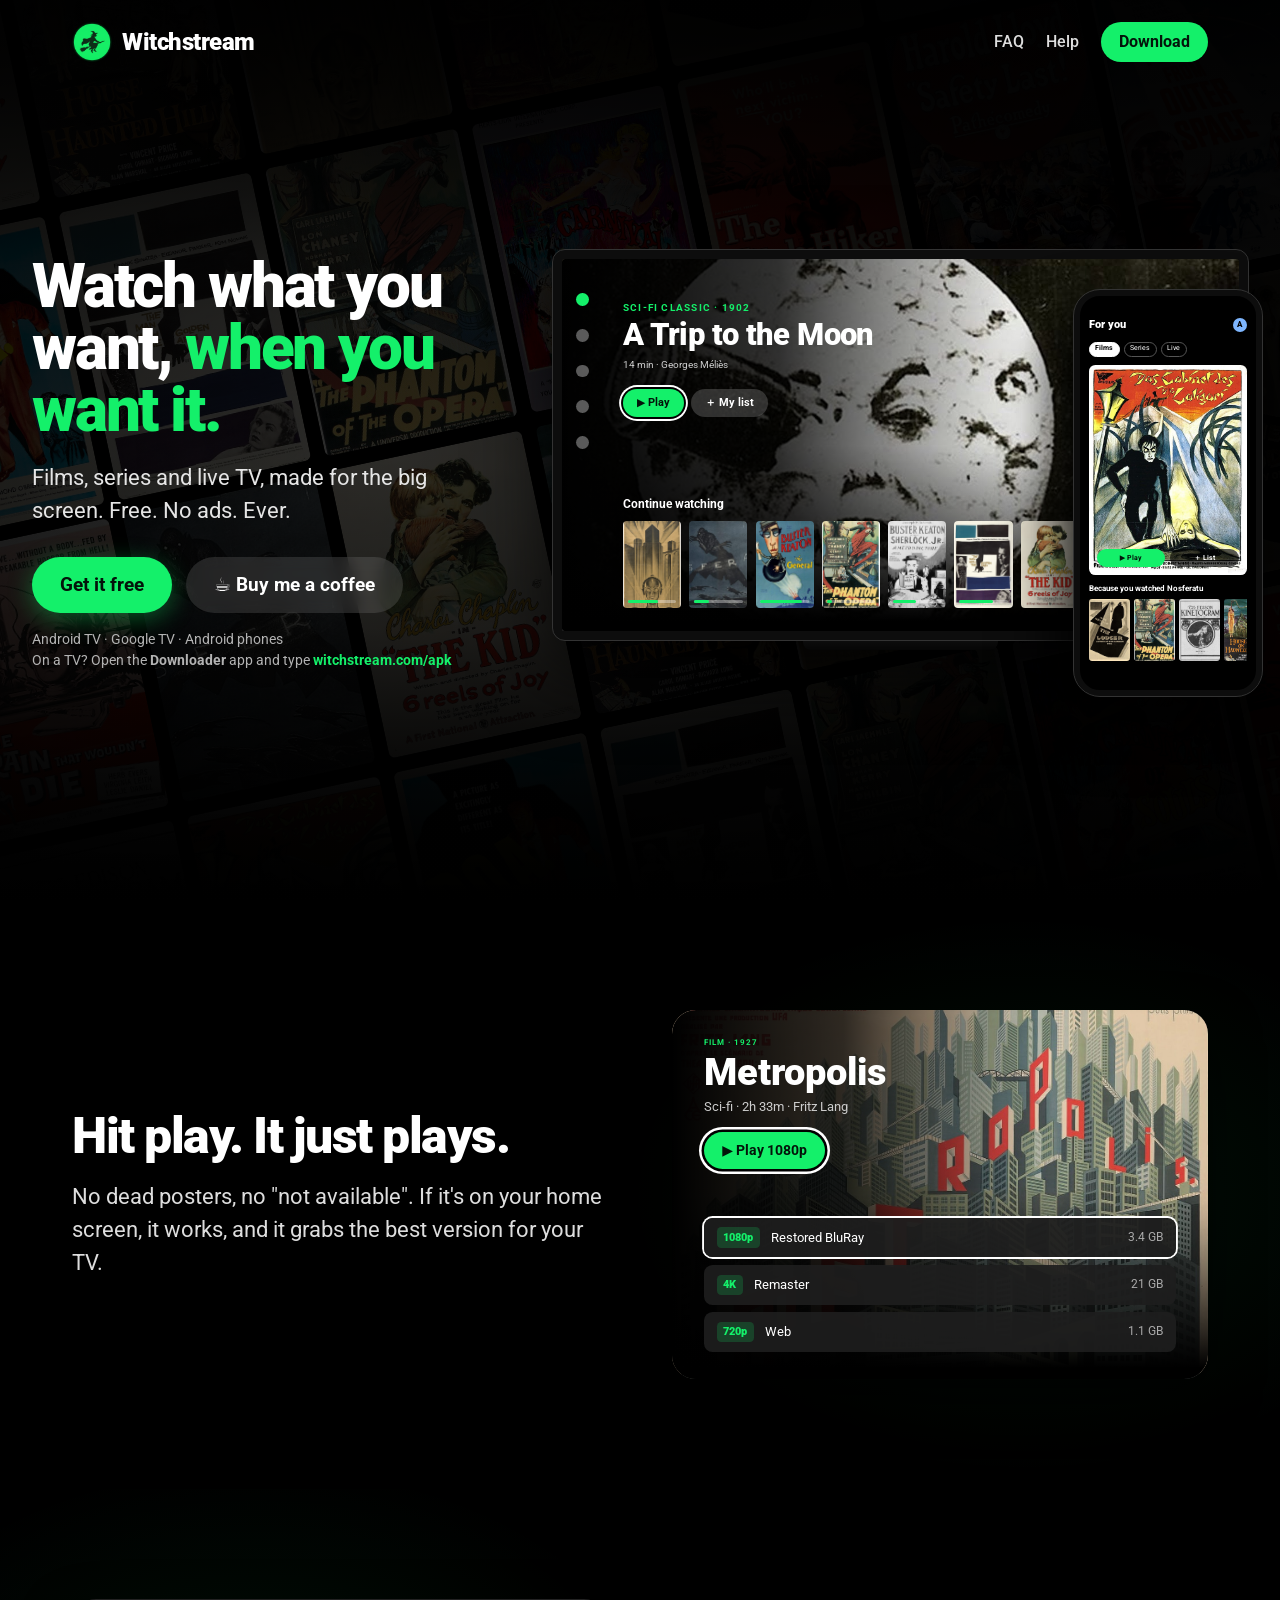
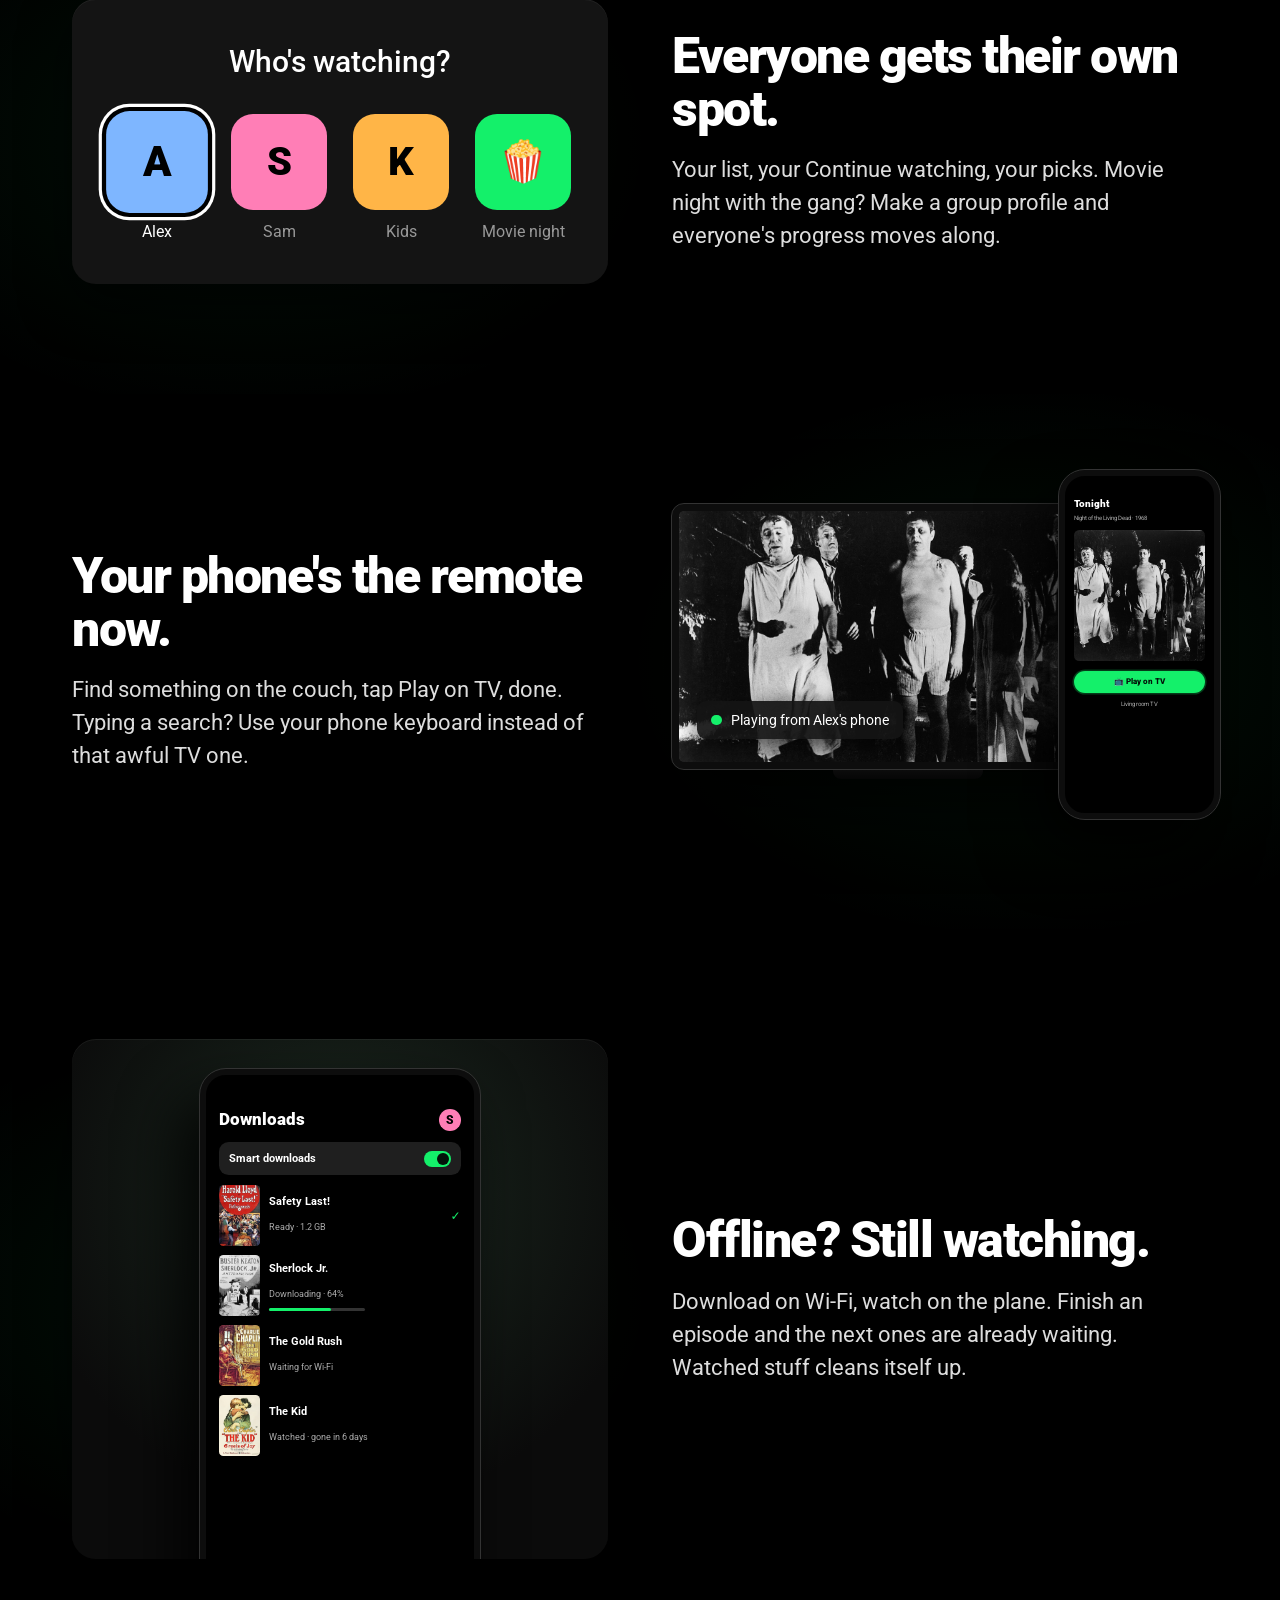
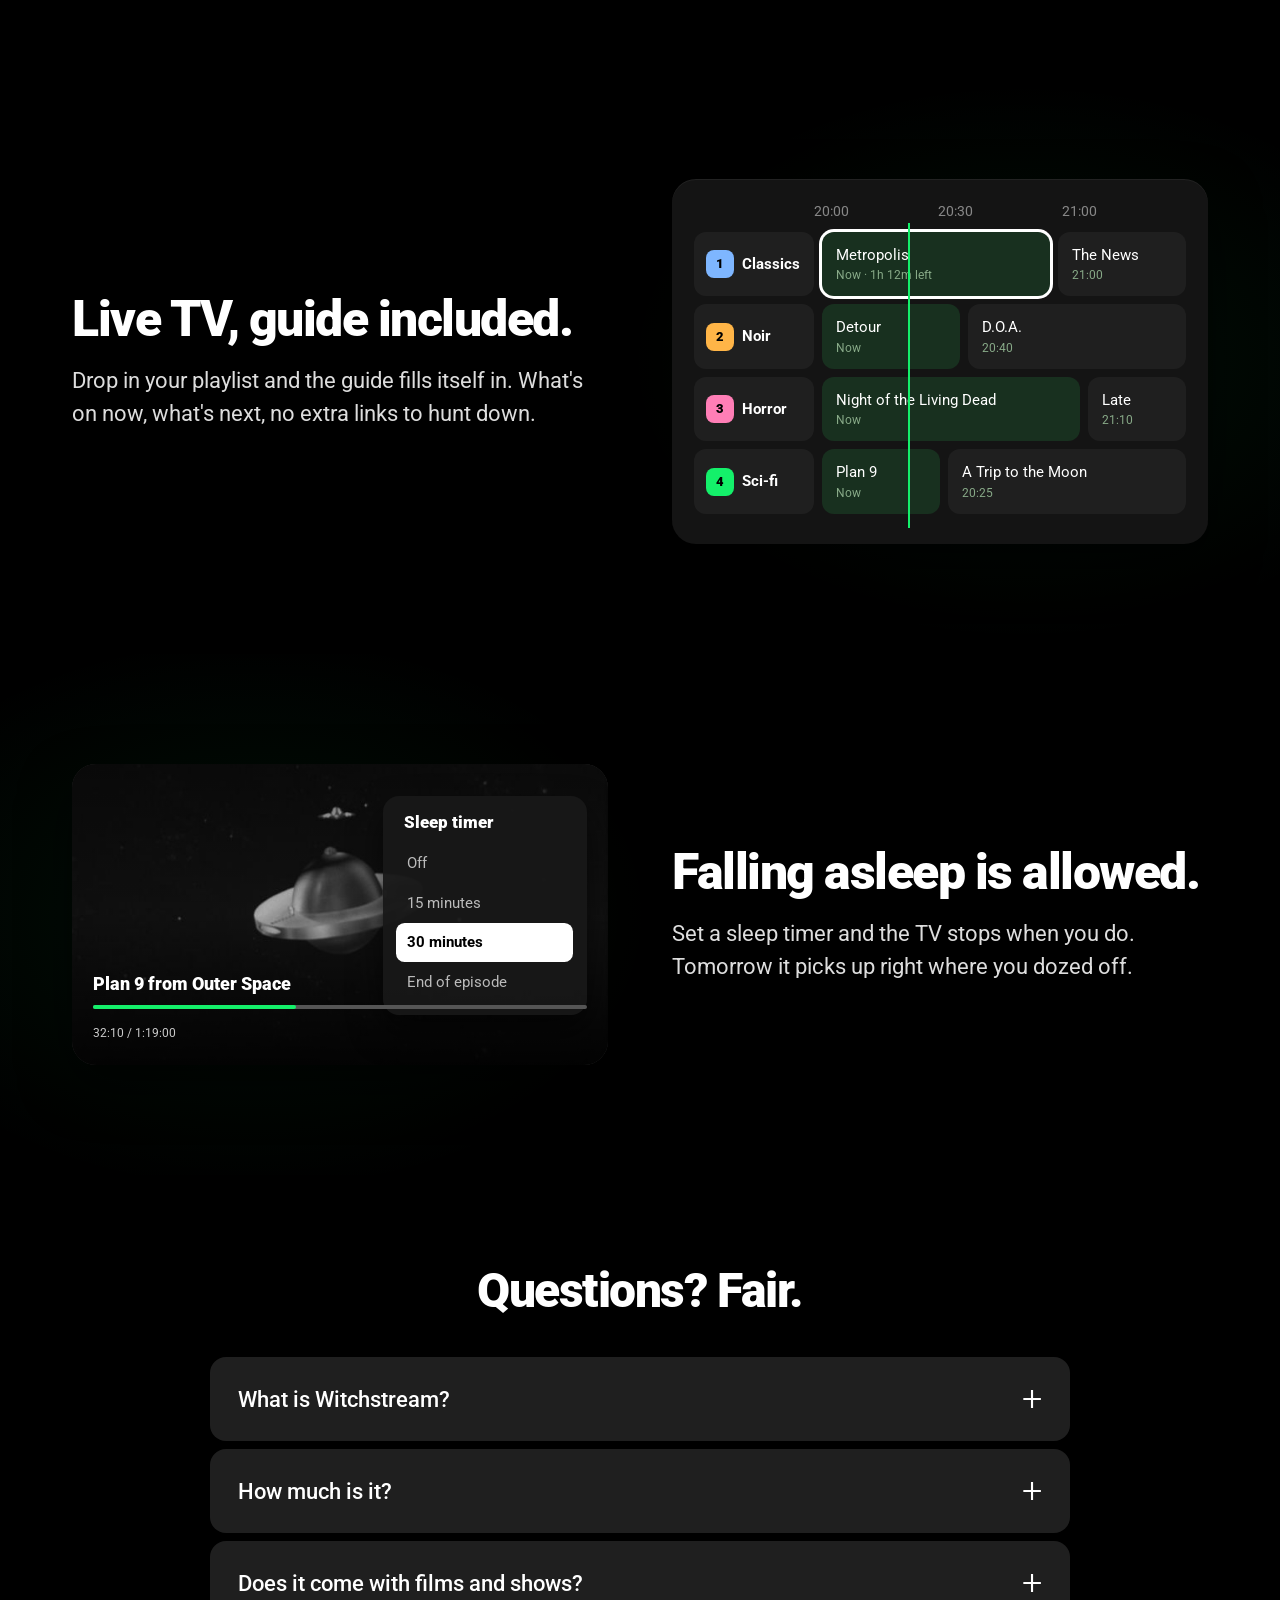
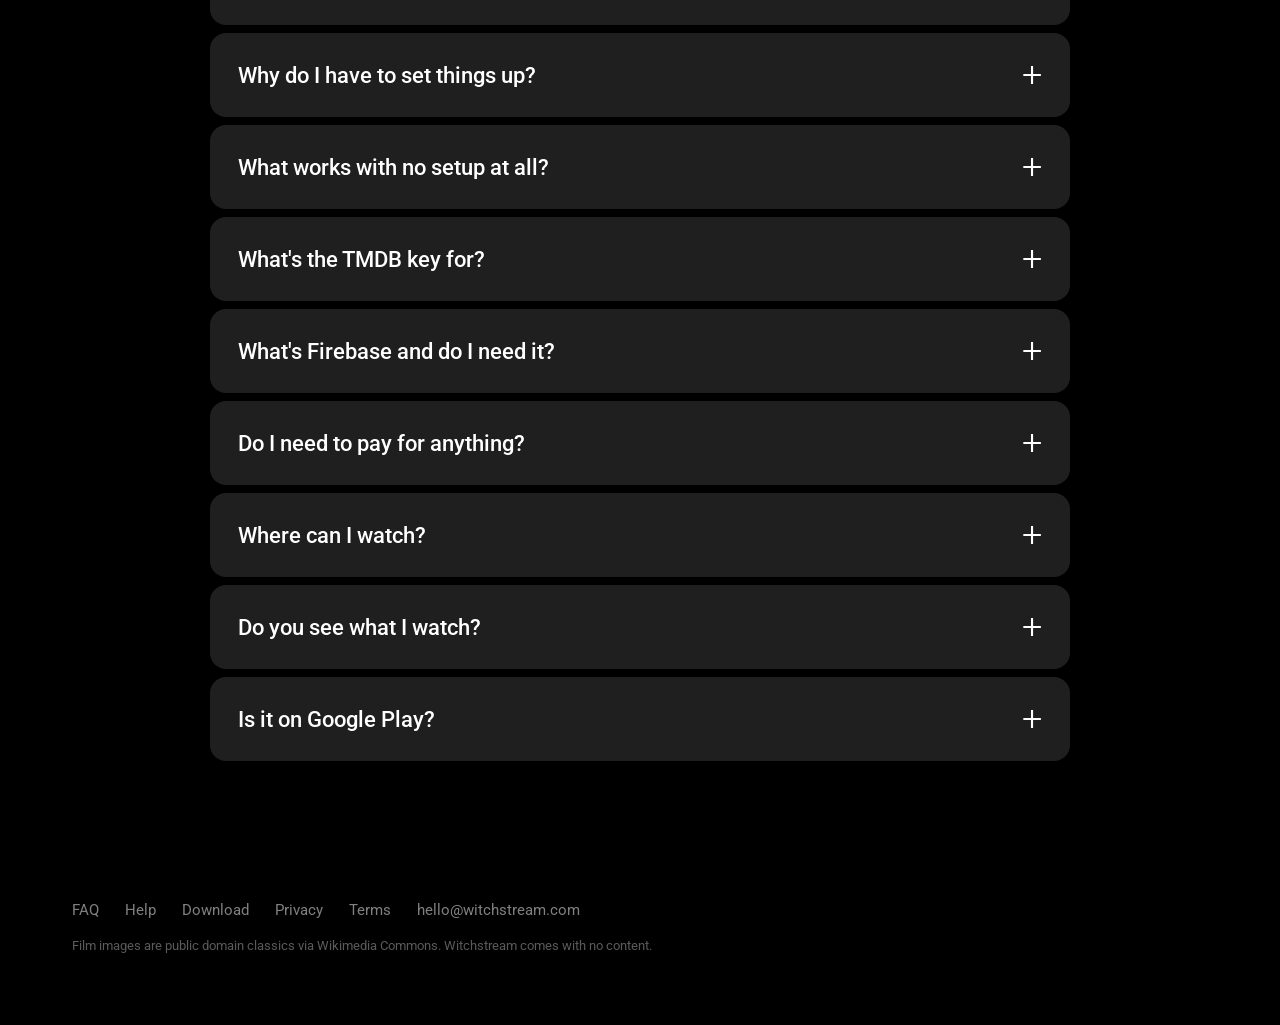
<file: witchstream-site/index.html>
<!doctype html>
<html lang="en"><head><meta charset="utf-8"><script src="/flags.js"></script>
<script>(function(){try{var q=new URLSearchParams(location.search).get('witch_tester');if(q==='true')localStorage.setItem('witch_tester','true');if(q==='false')localStorage.removeItem('witch_tester')}catch(e){}
var t=false;try{t=localStorage.getItem('witch_tester')==='true'}catch(e){}
var f=window.WITCH_FLAGS||{};if(f.in_progress!==false&&!t)document.documentElement.className+=' wip';if(t&&f.in_progress!==false)document.documentElement.className+=' tester'})();</script>
<style>#wip{display:none}html.wip body>*:not(#wip){display:none!important}html.wip body{overflow:hidden}
html.wip #wip{display:flex;position:fixed;inset:0;align-items:center;justify-content:center;text-align:center;background:#000;color:#fff;font-family:Roboto,system-ui,sans-serif;padding:24px;overflow:hidden}
#wip .wb{position:absolute;inset:-20%;display:grid;grid-template-columns:repeat(9,1fr);gap:14px;transform:rotate(-12deg);opacity:.28;animation:wd 60s linear infinite alternate}
#wip .wb div{aspect-ratio:2/3;border-radius:6px;background:#222 center/cover}
@keyframes wd{to{transform:rotate(-12deg) translateY(-6%)}}
#wip::before{content:"";position:absolute;inset:0;z-index:1;background:radial-gradient(ellipse at 50% 50%,rgba(0,0,0,.5),#000 75%)}
#wip .wc{position:relative;z-index:2;max-width:560px}
#wip img{width:84px;height:84px;filter:drop-shadow(0 0 40px rgba(20,240,106,.4))}
#wip h1{font-size:clamp(40px,8vw,72px);font-weight:900;letter-spacing:-.04em;margin:18px 0 8px;line-height:1}
#wip p{font-size:20px;color:#ccc;margin:0 0 22px}
#wip span{display:inline-block;background:#14F06A;color:#03140A;font-weight:700;border-radius:999px;padding:8px 18px;font-size:15px}
html.tester body::after{content:"TESTER VIEW";position:fixed;left:12px;bottom:12px;z-index:999;background:#ffb547;color:#000;font:700 11px Roboto,sans-serif;letter-spacing:.1em;padding:5px 9px;border-radius:6px}</style><meta name="viewport" content="width=device-width,initial-scale=1">
<title>Witchstream · Watch what you want, when you want it</title>
<meta name="description" content="A free player for Android TV and phones. TV optimized, no ads, bring your own sources.">
<meta property="og:title" content="Witchstream"><meta property="og:description" content="Watch what you want, when you want it. Free, no ads, made for the TV."><meta property="og:image" content="https://witchstream.com/logo.png">
<link rel="icon" href="/logo.png">
<link rel="preconnect" href="https://fonts.googleapis.com"><link href="https://fonts.googleapis.com/css2?family=Roboto:wght@300;400;500;700;900&display=swap" rel="stylesheet">
<link rel="stylesheet" href="/home.css">
</head><body><div id="wip"><div class="wb"><div style="background-image:url(/img/nosferatu.jpg)"></div><div style="background-image:url(/img/doa.jpg)"></div><div style="background-image:url(/img/sherlock.jpg)"></div><div style="background-image:url(/img/metropolis.jpg)"></div><div style="background-image:url(/img/goldenarm.jpg)"></div><div style="background-image:url(/img/safety.jpg)"></div><div style="background-image:url(/img/caligari.jpg)"></div><div style="background-image:url(/img/hitchhiker.jpg)"></div><div style="background-image:url(/img/kid.jpg)"></div><div style="background-image:url(/img/phantom.jpg)"></div><div style="background-image:url(/img/plan9.jpg)"></div><div style="background-image:url(/img/goldrush.jpg)"></div><div style="background-image:url(/img/lodger.jpg)"></div><div style="background-image:url(/img/haunted.jpg)"></div><div style="background-image:url(/img/general.jpg)"></div><div style="background-image:url(/img/frankenstein.jpg)"></div><div style="background-image:url(/img/carnival.jpg)"></div><div style="background-image:url(/img/stranger.jpg)"></div><div style="background-image:url(/img/detour.jpg)"></div><div style="background-image:url(/img/brain.jpg)"></div><div style="background-image:url(/img/nosferatu.jpg)"></div><div style="background-image:url(/img/doa.jpg)"></div><div style="background-image:url(/img/sherlock.jpg)"></div><div style="background-image:url(/img/metropolis.jpg)"></div><div style="background-image:url(/img/goldenarm.jpg)"></div><div style="background-image:url(/img/safety.jpg)"></div><div style="background-image:url(/img/caligari.jpg)"></div><div style="background-image:url(/img/hitchhiker.jpg)"></div><div style="background-image:url(/img/kid.jpg)"></div><div style="background-image:url(/img/phantom.jpg)"></div><div style="background-image:url(/img/plan9.jpg)"></div><div style="background-image:url(/img/goldrush.jpg)"></div><div style="background-image:url(/img/lodger.jpg)"></div><div style="background-image:url(/img/haunted.jpg)"></div><div style="background-image:url(/img/general.jpg)"></div><div style="background-image:url(/img/frankenstein.jpg)"></div><div style="background-image:url(/img/carnival.jpg)"></div><div style="background-image:url(/img/stranger.jpg)"></div><div style="background-image:url(/img/detour.jpg)"></div><div style="background-image:url(/img/brain.jpg)"></div><div style="background-image:url(/img/nosferatu.jpg)"></div><div style="background-image:url(/img/doa.jpg)"></div><div style="background-image:url(/img/sherlock.jpg)"></div><div style="background-image:url(/img/metropolis.jpg)"></div><div style="background-image:url(/img/goldenarm.jpg)"></div><div style="background-image:url(/img/safety.jpg)"></div><div style="background-image:url(/img/caligari.jpg)"></div><div style="background-image:url(/img/hitchhiker.jpg)"></div><div style="background-image:url(/img/kid.jpg)"></div><div style="background-image:url(/img/phantom.jpg)"></div><div style="background-image:url(/img/plan9.jpg)"></div><div style="background-image:url(/img/goldrush.jpg)"></div><div style="background-image:url(/img/lodger.jpg)"></div><div style="background-image:url(/img/haunted.jpg)"></div><div style="background-image:url(/img/general.jpg)"></div><div style="background-image:url(/img/frankenstein.jpg)"></div><div style="background-image:url(/img/carnival.jpg)"></div><div style="background-image:url(/img/stranger.jpg)"></div><div style="background-image:url(/img/detour.jpg)"></div><div style="background-image:url(/img/brain.jpg)"></div><div style="background-image:url(/img/nosferatu.jpg)"></div><div style="background-image:url(/img/doa.jpg)"></div><div style="background-image:url(/img/sherlock.jpg)"></div><div style="background-image:url(/img/metropolis.jpg)"></div><div style="background-image:url(/img/goldenarm.jpg)"></div><div style="background-image:url(/img/safety.jpg)"></div><div style="background-image:url(/img/caligari.jpg)"></div><div style="background-image:url(/img/hitchhiker.jpg)"></div><div style="background-image:url(/img/kid.jpg)"></div><div style="background-image:url(/img/phantom.jpg)"></div><div style="background-image:url(/img/plan9.jpg)"></div><div style="background-image:url(/img/goldrush.jpg)"></div><div style="background-image:url(/img/lodger.jpg)"></div><div style="background-image:url(/img/haunted.jpg)"></div><div style="background-image:url(/img/general.jpg)"></div><div style="background-image:url(/img/frankenstein.jpg)"></div><div style="background-image:url(/img/carnival.jpg)"></div><div style="background-image:url(/img/stranger.jpg)"></div><div style="background-image:url(/img/detour.jpg)"></div><div style="background-image:url(/img/brain.jpg)"></div><div style="background-image:url(/img/nosferatu.jpg)"></div></div><div class="wc"><img src="/logo.png" alt=""><h1>Witchstream</h1><p>Brewing something good. Back soon.</p><span>In progress 🧹</span></div></div>

<header class="bar"><div class="wrap"><a class="logo" href="/"><img src="/logo.png" alt="">Witchstream</a>
<nav><a href="#faq">FAQ</a><a href="/help/">Help</a><a class="chipbtn" href="https://github.com/oguzyilmazay-pixel/witchstream-site/releases/latest/download/Witchstream.apk" download data-get>Download</a></nav></div></header>

<section class="hero">
  <div class="wall"><div class="img" style="background-image:url(/img/nosferatu.jpg)"></div><div class="img" style="background-image:url(/img/kid.jpg)"></div><div class="img" style="background-image:url(/img/haunted.jpg)"></div><div class="img" style="background-image:url(/img/metropolis.jpg)"></div><div class="img" style="background-image:url(/img/goldrush.jpg)"></div><div class="img" style="background-image:url(/img/lodger.jpg)"></div><div class="img" style="background-image:url(/img/general.jpg)"></div><div class="img" style="background-image:url(/img/detour.jpg)"></div><div class="img" style="background-image:url(/img/frankenstein.jpg)"></div><div class="img" style="background-image:url(/img/caligari.jpg)"></div><div class="img" style="background-image:url(/img/doa.jpg)"></div><div class="img" style="background-image:url(/img/goldenarm.jpg)"></div><div class="img" style="background-image:url(/img/phantom.jpg)"></div><div class="img" style="background-image:url(/img/carnival.jpg)"></div><div class="img" style="background-image:url(/img/hitchhiker.jpg)"></div><div class="img" style="background-image:url(/img/safety.jpg)"></div><div class="img" style="background-image:url(/img/plan9.jpg)"></div><div class="img" style="background-image:url(/img/stranger.jpg)"></div><div class="img" style="background-image:url(/img/sherlock.jpg)"></div><div class="img" style="background-image:url(/img/brain.jpg)"></div><div class="img" style="background-image:url(/img/nosferatu.jpg)"></div><div class="img" style="background-image:url(/img/kid.jpg)"></div><div class="img" style="background-image:url(/img/haunted.jpg)"></div><div class="img" style="background-image:url(/img/metropolis.jpg)"></div><div class="img" style="background-image:url(/img/goldrush.jpg)"></div><div class="img" style="background-image:url(/img/lodger.jpg)"></div><div class="img" style="background-image:url(/img/general.jpg)"></div><div class="img" style="background-image:url(/img/detour.jpg)"></div><div class="img" style="background-image:url(/img/frankenstein.jpg)"></div><div class="img" style="background-image:url(/img/caligari.jpg)"></div><div class="img" style="background-image:url(/img/doa.jpg)"></div><div class="img" style="background-image:url(/img/goldenarm.jpg)"></div><div class="img" style="background-image:url(/img/phantom.jpg)"></div><div class="img" style="background-image:url(/img/carnival.jpg)"></div><div class="img" style="background-image:url(/img/hitchhiker.jpg)"></div><div class="img" style="background-image:url(/img/safety.jpg)"></div><div class="img" style="background-image:url(/img/plan9.jpg)"></div><div class="img" style="background-image:url(/img/stranger.jpg)"></div><div class="img" style="background-image:url(/img/sherlock.jpg)"></div><div class="img" style="background-image:url(/img/brain.jpg)"></div><div class="img" style="background-image:url(/img/nosferatu.jpg)"></div><div class="img" style="background-image:url(/img/kid.jpg)"></div><div class="img" style="background-image:url(/img/haunted.jpg)"></div><div class="img" style="background-image:url(/img/metropolis.jpg)"></div><div class="img" style="background-image:url(/img/goldrush.jpg)"></div><div class="img" style="background-image:url(/img/lodger.jpg)"></div><div class="img" style="background-image:url(/img/general.jpg)"></div><div class="img" style="background-image:url(/img/detour.jpg)"></div><div class="img" style="background-image:url(/img/frankenstein.jpg)"></div><div class="img" style="background-image:url(/img/caligari.jpg)"></div><div class="img" style="background-image:url(/img/doa.jpg)"></div><div class="img" style="background-image:url(/img/goldenarm.jpg)"></div><div class="img" style="background-image:url(/img/phantom.jpg)"></div><div class="img" style="background-image:url(/img/carnival.jpg)"></div><div class="img" style="background-image:url(/img/hitchhiker.jpg)"></div><div class="img" style="background-image:url(/img/safety.jpg)"></div><div class="img" style="background-image:url(/img/plan9.jpg)"></div><div class="img" style="background-image:url(/img/stranger.jpg)"></div><div class="img" style="background-image:url(/img/sherlock.jpg)"></div><div class="img" style="background-image:url(/img/brain.jpg)"></div><div class="img" style="background-image:url(/img/nosferatu.jpg)"></div><div class="img" style="background-image:url(/img/kid.jpg)"></div><div class="img" style="background-image:url(/img/haunted.jpg)"></div><div class="img" style="background-image:url(/img/metropolis.jpg)"></div><div class="img" style="background-image:url(/img/goldrush.jpg)"></div><div class="img" style="background-image:url(/img/lodger.jpg)"></div><div class="img" style="background-image:url(/img/general.jpg)"></div><div class="img" style="background-image:url(/img/detour.jpg)"></div><div class="img" style="background-image:url(/img/frankenstein.jpg)"></div><div class="img" style="background-image:url(/img/caligari.jpg)"></div><div class="img" style="background-image:url(/img/doa.jpg)"></div><div class="img" style="background-image:url(/img/goldenarm.jpg)"></div><div class="img" style="background-image:url(/img/phantom.jpg)"></div><div class="img" style="background-image:url(/img/carnival.jpg)"></div><div class="img" style="background-image:url(/img/hitchhiker.jpg)"></div><div class="img" style="background-image:url(/img/safety.jpg)"></div><div class="img" style="background-image:url(/img/plan9.jpg)"></div><div class="img" style="background-image:url(/img/stranger.jpg)"></div><div class="img" style="background-image:url(/img/sherlock.jpg)"></div><div class="img" style="background-image:url(/img/brain.jpg)"></div><div class="img" style="background-image:url(/img/nosferatu.jpg)"></div></div>
  <div class="wrap">
    <div>
      <h1 class="rv">Watch what you want, <span>when you want it.</span></h1>
      <p class="sub rv d1">Films, series and live TV, made for the big screen. Free. No ads. Ever.</p>
      <div class="cta rv d2"><a class="btn main" href="https://github.com/oguzyilmazay-pixel/witchstream-site/releases/latest/download/Witchstream.apk" download data-get>Get it free</a><a class="btn soft" href="#coffee" data-crypto>☕ Buy me a coffee</a></div>
      <p class="fine">Android TV · Google TV · Android phones<br>On a TV? Open the <b>Downloader</b> app and type <b style="color:var(--accent)">witchstream.com/apk</b></p>
    </div>
    <div class="devices rv d1">
      <div class="tv"><div class="scr tvhome">
        <div class="bd img" style="background-image:url(/img/moon.jpg)"></div><div class="fade"></div>
        <div class="side"><i class="on"></i><i></i><i></i><i></i><i></i></div>
        <div class="info"><div class="kick">Sci‑fi classic · 1902</div><div class="t">A Trip to the Moon</div><div class="m">14 min · Georges Méliès</div><span class="pb g f">▶ Play</span><span class="pb w">＋ My list</span></div>
        <div class="row"><div class="rt">Continue watching</div><div class="strip"><div class="p img " style="background-image:url(/img/metropolis.jpg)"><div class="pr"><i style="width:62%"></i></div></div><div class="p img " style="background-image:url(/img/nosferatu.jpg)"><div class="pr"><i style="width:30%"></i></div></div><div class="p img " style="background-image:url(/img/general.jpg)"><div class="pr"><i style="width:85%"></i></div></div><div class="p img " style="background-image:url(/img/phantom.jpg)"><div class="pr"><i style="width:12%"></i></div></div><div class="p img " style="background-image:url(/img/sherlock.jpg)"><div class="pr"><i style="width:48%"></i></div></div><div class="p img " style="background-image:url(/img/goldenarm.jpg)"><div class="pr"><i style="width:70%"></i></div></div><div class="p img " style="background-image:url(/img/kid.jpg)"></div></div></div>
      </div></div>
      <div class="tvfoot"></div>
      <div class="phone rv d2"><div class="scr phhome">
        <div class="top"><span>For you</span><span class="av" style="background:#7EB6FF">A</span></div>
        <div class="chips"><span class="on">Films</span><span>Series</span><span>Live</span></div>
        <div class="feat img" style="background-image:url(/img/caligari.jpg)"><div class="bt"><span style="background:var(--accent);color:var(--ink)">▶ Play</span><span style="background:rgba(0,0,0,.65)">＋ List</span></div></div>
        <div class="rt">Because you watched Nosferatu</div>
        <div class="strip"><div class="p img " style="background-image:url(/img/lodger.jpg)"></div><div class="p img " style="background-image:url(/img/phantom.jpg)"></div><div class="p img " style="background-image:url(/img/frankenstein.jpg)"></div><div class="p img " style="background-image:url(/img/haunted.jpg)"></div></div>
      </div></div>
    </div>
  </div>
</section>

<section class="f-row"><div class="wrap">
  <div class="txt rv"><h2>Hit play. It just plays.</h2><p>No dead posters, no "not available". If it's on your home screen, it works, and it grabs the best version for your TV.</p></div>
  <div class="card rv d1 detail"><div class="scr">
    <div class="bd img" style="background-image:url(/img/metroart.jpg)"></div><div class="fade"></div>
    <div class="info"><div class="kick">Film · 1927</div><div class="t">Metropolis</div><div class="m">Sci‑fi · 2h 33m · Fritz Lang</div><span class="pb g f">▶ Play 1080p</span></div>
    <div class="vers"><div class="ver f"><span class="q">1080p</span>Restored BluRay<small>3.4 GB</small></div><div class="ver"><span class="q">4K</span>Remaster<small>21 GB</small></div><div class="ver"><span class="q">720p</span>Web<small>1.1 GB</small></div></div>
  </div></div>
</div></section>

<section class="f-row flip"><div class="wrap">
  <div class="txt rv"><h2>Everyone gets their own spot.</h2><p>Your list, your Continue watching, your picks. Movie night with the gang? Make a group profile and everyone's progress moves along.</p></div>
  <div class="card rv d1 who"><h3>Who's watching?</h3><div class="faces">
    <div class="face on"><b style="background:#7EB6FF">A</b>Alex</div><div class="face"><b style="background:#FF7EB6">S</b>Sam</div><div class="face"><b style="background:#FFB547">K</b>Kids</div><div class="face"><b style="background:var(--accent)">🍿</b>Movie night</div>
  </div></div>
</div></section>

<section class="f-row"><div class="wrap">
  <div class="txt rv"><h2>Your phone's the remote now.</h2><p>Find something on the couch, tap Play on TV, done. Typing a search? Use your phone keyboard instead of that awful TV one. </p></div>
  <div class="card rv d1 remote">
    <div><div class="tv"><div class="scr"><div class="bd img" style="background-image:url(/img/zombies.jpg)"></div><div class="toast"><i></i>Playing from Alex's phone</div></div></div><div class="tvfoot"></div></div>
    <div class="phone"><div class="scr pair"><div class="h">Tonight</div><div class="s">Night of the Living Dead · 1968</div><div class="feat img" style="background-image:url(/img/zombies.jpg);aspect-ratio:1"></div><div class="tvbtn">📺 Play on TV</div><div class="s" style="text-align:center;margin-top:5%">Living room TV</div></div></div>
  </div>
</div></section>

<section class="f-row flip"><div class="wrap">
  <div class="txt rv"><h2>Offline? Still watching.</h2><p>Download on Wi‑Fi, watch on the plane. Finish an episode and the next ones are already waiting. Watched stuff cleans itself up.</p></div>
  <div class="card rv d1 dlw"><div class="phone"><div class="scr dls">
    <div class="top"><span>Downloads</span><span class="av" style="background:#FF7EB6">S</span></div>
    <div class="sw"><span>Smart downloads</span><i></i></div>
    <div class="dl"><div class="p img " style="background-image:url(/img/safety.jpg)"></div><div><b>Safety Last!</b><small>Ready · 1.2 GB</small></div><em>✓</em></div>
    <div class="dl"><div class="p img " style="background-image:url(/img/sherlock.jpg)"></div><div><b>Sherlock Jr.</b><small>Downloading · 64%</small><div class="bar2"><i style="width:64%"></i></div></div></div>
    <div class="dl"><div class="p img " style="background-image:url(/img/goldrush.jpg)"></div><div><b>The Gold Rush</b><small>Waiting for Wi‑Fi</small></div></div>
    <div class="dl"><div class="p img " style="background-image:url(/img/kid.jpg)"></div><div><b>The Kid</b><small>Watched · gone in 6 days</small></div></div>
  </div></div></div>
</div></section>

<section class="f-row"><div class="wrap">
  <div class="txt rv"><h2>Live TV, guide included.</h2><p>Drop in your playlist and the guide fills itself in. What's on now, what's next, no extra links to hunt down.</p></div>
  <div class="card rv d1 guide"><div class="nowl"></div>
    <div class="gtop"><span></span><span>20:00</span><span>20:30</span><span>21:00</span></div>
    <div class="grow"><div class="ch"><i style="background:#7EB6FF">1</i>Classics</div><div class="progs"><span class="now f" style="flex:2">Metropolis<small>Now · 1h 12m left</small></span><span style="flex:1">The News<small>21:00</small></span></div></div>
    <div class="grow"><div class="ch"><i style="background:#FFB547">2</i>Noir</div><div class="progs"><span class="now" style="flex:1.1">Detour<small>Now</small></span><span style="flex:1.9">D.O.A.<small>20:40</small></span></div></div>
    <div class="grow"><div class="ch"><i style="background:#FF7EB6">3</i>Horror</div><div class="progs"><span class="now" style="flex:2.3">Night of the Living Dead<small>Now</small></span><span style="flex:.7">Late<small>21:10</small></span></div></div>
    <div class="grow"><div class="ch"><i style="background:var(--accent)">4</i>Sci‑fi</div><div class="progs"><span class="now" style="flex:.9">Plan 9<small>Now</small></span><span style="flex:2.1">A Trip to the Moon<small>20:25</small></span></div></div>
  </div>
</div></section>

<section class="f-row flip"><div class="wrap">
  <div class="txt rv"><h2>Falling asleep is allowed.</h2><p>Set a sleep timer and the TV stops when you do. Tomorrow it picks up right where you dozed off.</p></div>
  <div class="card rv d1 player"><div class="scr"><div class="bd img" style="background-image:url(/img/saucer.jpg)"></div><div class="dim"></div>
    <div class="sleep"><div class="h">Sleep timer</div><div class="o">Off</div><div class="o">15 minutes</div><div class="o on">30 minutes</div><div class="o">End of episode</div></div>
    <div class="ctl"><div class="t">Plan 9 from Outer Space</div><div class="tl"><i></i></div><small>32:10 / 1:19:00</small></div>
  </div></div>
</div></section>

<section class="faq" id="faq"><div class="wrap">
  <h2>Questions? Fair.</h2>
  <details class="rv"><summary>What is Witchstream?</summary><p>A player for your TV and phone that makes your own sources look and feel like a proper streaming app. Home screen, profiles, Continue watching, the works.</p></details>
  <details class="rv"><summary>How much is it?</summary><p>Nothing. No ads, no subscription, no account with us. If you love it, you can <a href="#coffee" data-crypto>buy me a coffee</a> in crypto.</p></details>
  <details class="rv"><summary>Does it come with films and shows?</summary><p>No. Witchstream comes empty. You add your own sources: Stremio compatible addons, your own media server, or TV playlists you're allowed to use. What you add is up to you.</p></details>
  <details class="rv"><summary>Why do I have to set things up?</summary><p>Because we don't host anything. No servers, no accounts, nothing of yours on our side. That's why it's free and private. The trade: a few features use free services in your own name. It takes about 10 minutes, once. <a href="/help/">Setup guide</a></p></details>
  <details class="rv"><summary>What works with no setup at all?</summary><p>Add a source and you're watching: home screen, search, profiles, Continue watching, downloads, sleep timer, Play on TV. Everything below is a bonus.</p></details>
  <details class="rv"><summary>What's the TMDB key for?</summary><p>TMDB is a free film database. Your own key unlocks personal home rows, "Because you watched", actor and collection pages, cast and crew in the player, and search by actor or director. Free account, about 2 minutes. <a href="/help/#tmdb">How to get one</a></p></details>
  <details class="rv"><summary>What's Firebase and do I need it?</summary><p>Only if you use more than one device. Firebase is Google's free service, and your own project keeps profiles, lists and progress in sync between your TV and phone. No card needed, about 5 minutes on a computer. Without it, everything still works on each device. <a href="/help/#sync">Set up sync</a></p></details>
  <details class="rv"><summary>Do I need to pay for anything?</summary><p>Not for Witchstream. Some sources or services you choose to add may cost money, like a debrid service for faster streams. That's between you and them.</p></details>
  <details class="rv"><summary>Where can I watch?</summary><p>Android TV, Google TV and Android phones. Your lists and progress can follow you between them with sync.</p></details>
  <details class="rv"><summary>Do you see what I watch?</summary><p>No. There's nothing on our side to send it to. Everything stays on your devices, or in your own sync project if you turn sync on. <a href="/privacy/">Privacy policy</a></p></details>
  <details class="rv"><summary>Is it on Google Play?</summary><p>Soon. Testing has started. Until then, tap Get it free at the top.</p></details>
</div></section>



<div class="sheet" id="sheet" hidden aria-modal="true" role="dialog"><div class="sheet-in">
  <button class="x" data-close aria-label="Close">✕</button>

  <div data-for="android">
    <div class="ok"><i>✓</i><div><h3>Your download has started</h3><p>Witchstream.apk · free · no ads</p></div></div>
    <h4>1. Install it</h4>
    <ol class="how"><li>Open the file from your notifications or Downloads.</li><li>If Android blocks it, tap <b>Settings</b> and turn on <b>Allow from this source</b>. Only once.</li><li>Tap <b>Install</b>.</li></ol>
    <div class="mock"><div class="mock-row"><span>Allow from this source</span><i class="tg"></i></div><small>Settings › Install unknown apps › your browser</small></div>
    <p class="again">Nothing happened? <a href="https://github.com/oguzyilmazay-pixel/witchstream-site/releases/latest/download/Witchstream.apk" download>Download again</a></p>
  </div>

  <div data-for="desktop">
    <h3 class="big">Get it on your TV or phone</h3>
    <div class="two">
      <div class="opt"><h4>📱 Phone</h4><img src="/qr.svg" alt="QR code for witchstream.com/apk" class="qr"><p>Scan with your phone camera.</p></div>
      <div class="opt"><h4>📺 TV</h4><ol class="how"><li>Install <b>Downloader</b> from your TV's Play Store.</li><li>Open it and type:</li></ol><span class="url">witchstream.com/apk</span></div>
    </div>
    <p class="again">On an Android device already? <a href="https://github.com/oguzyilmazay-pixel/witchstream-site/releases/latest/download/Witchstream.apk" download>Download the APK</a></p>
  </div>

  <h4><span data-for="android">2. </span>Make it yours</h4>
  <div class="steps">
    <a href="/help/#sources"><b>1</b><span><strong>Add a source</strong>Needed · 1 min</span></a>
    <a href="/help/#tmdb"><b>2</b><span><strong>TMDB key</strong>Recommended · free · 2 min</span></a>
    <a href="/help/#sync"><b>3</b><span><strong>Sync with Firebase</strong>Optional · free · 5 min</span></a>
  </div>
  <p class="coffee-line">Enjoying it? <a href="#coffee" data-crypto>☕ Buy me a coffee</a></p>
</div></div>

<div class="sheet" id="coffee" hidden role="dialog" aria-modal="true"><div class="sheet-in">
  <button class="x" data-close aria-label="Close">✕</button>
  <h3 class="big">☕ Buy me a coffee</h3>
  <p class="csub">Witchstream is free with no ads. If it makes your evenings better, a coffee in crypto keeps it going. Any amount, thank you!</p>
  <p class="cwarn">⚠️ Pick the same network shown here. Sending on another network can lose the money for good.</p>
  <div class="coin" data-coin="btc"><div class="chd"><i style="background:#F7931A">₿</i><div><strong>Bitcoin</strong><small>Bitcoin network only</small></div><button class="qbtn" data-qr aria-label="Show QR">QR</button></div>
<div class="addr"><code>bc1q85vcwtc37a9yfmzydz9j8hcp43ph0tjar0g5pj</code><button class="copy" data-copy="bc1q85vcwtc37a9yfmzydz9j8hcp43ph0tjar0g5pj">Copy</button></div><img class="cq" src="/qr-btc.svg" alt="QR code for the Bitcoin address" hidden></div><div class="coin" data-coin="usdt"><div class="chd"><i style="background:#26A17B">₮</i><div><strong>USDT on Tron</strong><small>TRC20 network only</small></div><button class="qbtn" data-qr aria-label="Show QR">QR</button></div>
<div class="addr"><code>TAKqh9o7VLgbYiMjsRWfFbSRd44JXFhCZg</code><button class="copy" data-copy="TAKqh9o7VLgbYiMjsRWfFbSRd44JXFhCZg">Copy</button></div><img class="cq" src="/qr-usdt.svg" alt="QR code for the USDT on Tron address" hidden></div><div class="coin" data-coin="evm"><div class="chd"><i style="background:#627EEA">Ξ</i><div><strong>ETH, BNB or USDT</strong><small>Ethereum or BNB Chain (ERC20 / BEP20)</small></div><button class="qbtn" data-qr aria-label="Show QR">QR</button></div>
<div class="addr"><code>0x5AbFc5Ef3901f6c896e9285ba45a6B46DA915759</code><button class="copy" data-copy="0x5AbFc5Ef3901f6c896e9285ba45a6B46DA915759">Copy</button></div><img class="cq" src="/qr-evm.svg" alt="QR code for the ETH, BNB or USDT address" hidden></div>
</div></div>
<footer><div class="wrap"><a href="#faq">FAQ</a><a href="/help/">Help</a><a href="/download/">Download</a><a href="/privacy/">Privacy</a><a href="/terms/">Terms</a><a href="mailto:hello@witchstream.com">hello@witchstream.com</a>
<span class="credit">Film images are public domain classics via Wikimedia Commons. Witchstream comes with no content.</span></div></footer>
<script>
(function(){var els=document.querySelectorAll('.rv');if(!('IntersectionObserver' in window)){els.forEach(function(e){e.classList.add('in')});return}
var io=new IntersectionObserver(function(es){es.forEach(function(e){if(e.isIntersecting){e.target.classList.add('in');io.unobserve(e.target)}})},{threshold:.15,rootMargin:'0px 0px -40px 0px'});
els.forEach(function(e){io.observe(e)});
var tv=document.querySelector('.hero .tv'),ph=document.querySelector('.hero .phone');
addEventListener('scroll',function(){var y=Math.min(scrollY,700);if(tv)tv.style.transform='translateY('+(y*-.06)+'px)';if(ph)ph.style.translate='0 '+(y*-.16)+'px'},{passive:true});})();
</script>
<script>
(function(){var s=document.getElementById('sheet');if(!s)return;var android=/Android/i.test(navigator.userAgent);
s.setAttribute('data-mode',android?'android':'desktop');
function open(){s.hidden=false;requestAnimationFrame(function(){s.classList.add('on')});document.body.style.overflow='hidden'}
function close(){s.classList.remove('on');document.body.style.overflow='';setTimeout(function(){s.hidden=true},250)}
document.querySelectorAll('[data-get]').forEach(function(a){a.addEventListener('click',function(e){if(!android)e.preventDefault();setTimeout(open,android?300:0)})});
s.addEventListener('click',function(e){if(e.target===s||e.target.hasAttribute('data-close'))close()});
addEventListener('keydown',function(e){if(e.key==='Escape'&&!s.hidden)close()});
if(location.hash==='#get')open();})();
</script>
<script>
(function(){var s=document.getElementById('coffee');if(!s)return;
function open(){s.hidden=false;requestAnimationFrame(function(){s.classList.add('on')});document.body.style.overflow='hidden'}
function close(){s.classList.remove('on');document.body.style.overflow='';setTimeout(function(){s.hidden=true},250)}
document.querySelectorAll('[data-crypto]').forEach(function(a){a.addEventListener('click',function(e){e.preventDefault();var o=document.getElementById('sheet');if(o&&!o.hidden){o.classList.remove('on');o.hidden=true}open()})});
s.addEventListener('click',function(e){var t=e.target;if(t===s||t.hasAttribute('data-close'))return close();
 if(t.hasAttribute('data-copy')){var v=t.getAttribute('data-copy');(navigator.clipboard?navigator.clipboard.writeText(v):Promise.reject()).then(function(){t.textContent='Copied ✓';t.classList.add('done');setTimeout(function(){t.textContent='Copy';t.classList.remove('done')},1800)},function(){var r=document.createRange();r.selectNodeContents(t.previousElementSibling);getSelection().removeAllRanges();getSelection().addRange(r)})}
 if(t.hasAttribute('data-qr')){var q=t.closest('.coin').querySelector('.cq');q.hidden=!q.hidden;t.classList.toggle('on',!q.hidden)}});
addEventListener('keydown',function(e){if(e.key==='Escape'&&!s.hidden)close()});
if(location.hash==='#coffee')open();})();
</script>
</body></html>
</file>
<file: home.css>
:root{--bg:#000;--s1:#141414;--s2:#1f1f1f;--s3:#2b2b2b;--text:#fff;--dim:#b3b3b3;--accent:#14F06A;--ink:#03140A;--line:#232323}
*{box-sizing:border-box}
html{-webkit-text-size-adjust:100%;scroll-behavior:smooth}
body{margin:0;background:var(--bg);color:var(--text);font:18px/1.5 "Roboto",system-ui,-apple-system,"Segoe UI",sans-serif;overflow-x:hidden}
a{color:inherit;text-decoration:none}
.wrap{max-width:1200px;margin:0 auto;padding:0 32px}
.img{background:#222 center/cover no-repeat}

/* top bar */
.bar{position:absolute;top:0;left:0;right:0;z-index:10}
.bar .wrap{display:flex;align-items:center;height:84px;gap:16px}
.logo{display:flex;align-items:center;gap:10px;font-weight:900;font-size:24px;letter-spacing:-.02em}
.logo img{width:40px;height:40px}
.bar nav{margin-left:auto;display:flex;align-items:center;gap:22px;font-size:16px;font-weight:500;color:#ddd}
.bar nav a:hover{color:#fff}
.chipbtn{background:var(--accent);color:var(--ink)!important;font-weight:700;padding:8px 18px;border-radius:999px}

/* hero */
.hero{position:relative;min-height:100vh;display:flex;align-items:center;overflow:hidden;border-bottom:8px solid var(--line)}
.wall{position:absolute;inset:-20%;display:grid;grid-template-columns:repeat(9,1fr);gap:14px;transform:rotate(-12deg) scale(1.05);opacity:.5}
.wall div{aspect-ratio:2/3;border-radius:6px}
.hero::before{content:"";position:absolute;inset:0;z-index:1;background:
 radial-gradient(ellipse at 30% 50%,rgba(0,0,0,.55),rgba(0,0,0,.92) 70%),
 linear-gradient(180deg,rgba(0,0,0,.85) 0%,rgba(0,0,0,.2) 30%,rgba(0,0,0,.2) 70%,#000 100%)}
.hero .wrap{position:relative;z-index:2;display:grid;grid-template-columns:1fr 1.15fr;gap:40px;align-items:center;padding-top:110px;padding-bottom:70px;width:100%}
.hero h1{font-size:68px;line-height:1;font-weight:900;letter-spacing:-.035em;margin:0 0 20px}
.hero h1 span{color:var(--accent)}
.hero .sub{font-size:22px;color:#e5e5e5;margin:0 0 30px;max-width:460px}
.cta{display:flex;gap:14px;align-items:center;flex-wrap:wrap}
.btn{display:inline-flex;align-items:center;gap:10px;height:56px;padding:0 28px;border-radius:999px;font-weight:700;font-size:19px;transition:transform .15s,box-shadow .15s}
.btn.main{background:var(--accent);color:var(--ink);box-shadow:0 6px 24px rgba(20,240,106,.35)}
.btn.main:hover{transform:translateY(-2px);box-shadow:0 10px 30px rgba(20,240,106,.45)}
.btn.soft{background:rgba(255,255,255,.12);backdrop-filter:blur(8px);color:#fff}
.btn.soft:hover{background:rgba(255,255,255,.2)}
.fine{font-size:14px;color:var(--dim);margin-top:16px}

/* devices */
.devices{position:relative;padding:0 0 40px}
.tv{position:relative;aspect-ratio:16/9;border-radius:12px;border:9px solid #0d0d0d;outline:1px solid #333;background:#000;overflow:hidden;box-shadow:0 30px 80px rgba(0,0,0,.8)}
.tvfoot{width:28%;height:10px;margin:0 auto;background:linear-gradient(#222,#0d0d0d);border-radius:0 0 8px 8px}
.phone{position:absolute;right:-14px;bottom:-6px;width:27%;aspect-ratio:9/19.5;border-radius:26px;border:6px solid #0d0d0d;outline:1px solid #333;background:#000;overflow:hidden;box-shadow:-20px 30px 60px rgba(0,0,0,.9)}

/* app screens (scale with container) */
.scr{position:absolute;inset:0;container-type:inline-size;color:#fff}
.scr .bd{position:absolute;inset:0}
.scr .fade{position:absolute;inset:0;background:linear-gradient(90deg,#000 0%,rgba(0,0,0,.8) 32%,rgba(0,0,0,0) 68%),linear-gradient(0deg,#000 3%,rgba(0,0,0,0) 50%)}
.tvhome .side{position:absolute;left:0;top:0;bottom:0;width:6cqw;display:flex;flex-direction:column;align-items:center;gap:3.4cqw;padding-top:5cqw}
.tvhome .side i{width:1.9cqw;height:1.9cqw;border-radius:50%;background:rgba(255,255,255,.35)}
.tvhome .side i.on{background:var(--accent)}
.tvhome .info{position:absolute;left:9cqw;top:9cqw;width:44cqw}
.kick{font-size:1.5cqw;font-weight:700;letter-spacing:.12em;color:var(--accent);text-transform:uppercase}
.tvhome .t{font-size:5.2cqw;font-weight:900;line-height:1;margin:.6cqw 0 1cqw;letter-spacing:-.02em}
.tvhome .m{font-size:1.5cqw;color:#ccc;margin-bottom:2cqw}
.pb{display:inline-flex;align-items:center;gap:.6em;border-radius:999px;padding:.55em 1.3em;font-weight:700}
.pb.g{background:var(--accent);color:var(--ink)}
.pb.w{background:rgba(255,255,255,.18);color:#fff}
.pb.f{box-shadow:0 0 0 .18em #000,0 0 0 .36em #fff}
.tvhome .pb{font-size:1.6cqw;margin-right:1cqw}
.tvhome .row{position:absolute;left:9cqw;right:0;bottom:4cqw}
.rt{font-weight:700}
.tvhome .rt{font-size:1.7cqw;margin-bottom:1.2cqw}
.strip{display:flex;gap:1.2cqw;overflow:hidden}
.p{flex:0 0 auto;aspect-ratio:2/3;border-radius:.6cqw;position:relative;overflow:hidden}
.tvhome .p{width:10.5cqw}
.p.f{box-shadow:0 0 0 .35cqw #fff;transform:scale(1.07);margin:0 .6cqw}
.p .pr{position:absolute;left:8%;right:8%;bottom:6%;height:3%;background:rgba(255,255,255,.35);border-radius:9px}
.p .pr i{display:block;height:100%;background:var(--accent);border-radius:9px}
.phhome{padding:12cqw 5cqw 0}
.phhome .top{display:flex;justify-content:space-between;align-items:center;font-weight:900;font-size:7cqw;margin-bottom:5cqw}
.av{width:9cqw;height:9cqw;border-radius:50%;display:grid;place-items:center;font-weight:900;font-size:5cqw;color:#000}
.chips{display:flex;gap:2.5cqw;margin-bottom:5cqw}
.chips span{font-size:4.2cqw;border:1px solid #555;border-radius:999px;padding:1cqw 3.5cqw}
.chips span.on{background:#fff;color:#000;border-color:#fff;font-weight:700}
.feat{aspect-ratio:3/4;border-radius:4cqw;position:relative;overflow:hidden;box-shadow:0 2cqw 6cqw rgba(0,0,0,.6)}
.feat .bt{position:absolute;left:5cqw;right:5cqw;bottom:5cqw;display:flex;gap:3cqw}
.feat .bt span{flex:1;text-align:center;font-size:4.6cqw;font-weight:700;border-radius:999px;padding:2.4cqw 0}
.phhome .rt{font-size:5cqw;margin:5cqw 0 2.5cqw}
.phhome .strip{gap:2.5cqw}
.phhome .p{width:26cqw;border-radius:2cqw}

/* feature rows */
.f-row{border-bottom:8px solid var(--line);padding:80px 0}
.f-row .wrap{display:grid;grid-template-columns:1fr 1fr;gap:64px;align-items:center}
.f-row.flip .txt{order:2}
.f-row h2{font-size:50px;line-height:1.05;font-weight:900;letter-spacing:-.03em;margin:0 0 18px}
.f-row p{font-size:22px;color:#ddd;margin:0}
.card{background:var(--s1);border-radius:24px;padding:24px;position:relative;overflow:hidden;box-shadow:0 1px 0 rgba(255,255,255,.06) inset,0 20px 50px rgba(0,0,0,.6)}

/* detail mock */
.detail{aspect-ratio:16/10;padding:0}
.detail .scr .info{position:absolute;left:6cqw;top:7cqw;width:52cqw}
.detail .t{font-size:7cqw;font-weight:900;line-height:1;margin:1cqw 0}
.detail .m{font-size:2.4cqw;color:#ccc;margin-bottom:3cqw}
.detail .pb{font-size:2.6cqw}
.vers{position:absolute;left:6cqw;right:6cqw;bottom:5cqw;display:flex;flex-direction:column;gap:1.4cqw}
.ver{display:flex;align-items:center;gap:2cqw;background:rgba(30,30,30,.92);border-radius:1.6cqw;padding:1.8cqw 2.4cqw;font-size:2.5cqw}
.ver.f{box-shadow:0 0 0 .35cqw #fff}
.ver small{margin-left:auto;color:#aaa;font-size:2.2cqw}
.q{font-weight:900;font-size:2cqw;border-radius:.8cqw;padding:.4cqw 1.2cqw;background:rgba(20,240,106,.18);color:var(--accent)}

/* profiles */
.who{text-align:center;padding:40px 10px}
.who h3{font-size:30px;font-weight:500;margin:0 0 30px}
.faces{display:flex;justify-content:center;gap:26px;flex-wrap:wrap}
.face{display:flex;flex-direction:column;align-items:center;gap:10px;color:#999;font-size:16px}
.face b{width:96px;height:96px;border-radius:22px;display:grid;place-items:center;font-size:40px;font-weight:900;color:#000;transition:transform .2s}
.face.on{color:#fff}
.face.on b{box-shadow:0 0 0 4px #000,0 0 0 7px #fff;transform:scale(1.06)}

/* remote */
.remote{display:grid;grid-template-columns:1fr 34%;gap:20px;align-items:end;background:none;box-shadow:none;padding:0;overflow:visible}
.remote .tv{border-width:7px}
.toast{position:absolute;right:4cqw;top:4cqw;background:rgba(20,20,20,.92);border-radius:2cqw;padding:2cqw 3cqw;font-size:3cqw;display:flex;gap:2cqw;align-items:center;box-shadow:0 2cqw 5cqw rgba(0,0,0,.6)}
.toast i{width:2.4cqw;height:2.4cqw;border-radius:50%;background:var(--accent)}
.remote .phone{position:relative;right:auto;bottom:auto;width:100%}
.pair{padding:14cqw 6cqw}
.pair .h{font-size:7.5cqw;font-weight:900}
.pair .s{font-size:4.5cqw;color:#aaa;margin:2cqw 0 5cqw}
.code{display:flex;gap:2.5cqw;margin-bottom:6cqw}
.code span{flex:1;aspect-ratio:3/4;display:grid;place-items:center;background:var(--s2);border-radius:3cqw;font-size:9cqw;font-weight:900}
.code span.on{box-shadow:0 0 0 .6cqw var(--accent)}
.keys{display:grid;grid-template-columns:repeat(3,1fr);gap:2.5cqw}
.keys span{background:var(--s2);border-radius:999px;text-align:center;font-size:6cqw;padding:2.5cqw 0}

/* downloads */
.dlw{display:flex;justify-content:center;background:radial-gradient(circle at 50% 30%,#1c2a20,#0b0b0b 70%);padding:36px 0}
.dlw .phone{position:relative;right:auto;bottom:auto;width:260px}
.dls{padding:12cqw 5cqw}
.dls .top{display:flex;justify-content:space-between;align-items:center;font-weight:900;font-size:7cqw;margin-bottom:4cqw}
.sw{display:flex;justify-content:space-between;align-items:center;background:var(--s2);border-radius:4cqw;padding:3.5cqw 4cqw;font-size:4.5cqw;font-weight:700;margin-bottom:4cqw}
.sw i{width:11cqw;height:6.5cqw;border-radius:9cqw;background:var(--accent);position:relative}
.sw i::after{content:"";position:absolute;right:.8cqw;top:.8cqw;width:4.9cqw;height:4.9cqw;border-radius:50%;background:var(--ink)}
.dl{display:flex;gap:3.5cqw;align-items:center;margin-bottom:3.5cqw}
.dl .p{width:17cqw;border-radius:1.8cqw}
.dl b{display:block;font-size:4.6cqw}
.dl small{color:#aaa;font-size:3.8cqw}
.bar2{height:1.2cqw;background:#333;border-radius:9px;margin-top:1.5cqw;width:40cqw}
.bar2 i{display:block;height:100%;background:var(--accent);border-radius:9px}
.dl em{margin-left:auto;font-style:normal;font-size:5cqw;color:var(--accent)}

/* guide */
.guide{padding:22px}
.gtop{display:grid;grid-template-columns:120px repeat(3,1fr);color:#888;font-size:14px;margin-bottom:10px}
.grow{display:grid;grid-template-columns:120px 1fr;gap:8px;margin-bottom:8px}
.ch{background:var(--s2);border-radius:12px;display:flex;align-items:center;gap:8px;padding:12px;font-weight:700;font-size:15px}
.ch i{width:28px;height:28px;border-radius:8px;display:grid;place-items:center;font-style:normal;font-weight:900;font-size:13px;color:#000}
.progs{display:flex;gap:8px}
.progs span{background:var(--s2);border-radius:12px;padding:12px 14px;font-size:15px;white-space:nowrap;overflow:hidden;text-overflow:ellipsis}
.progs span.now{background:#18301f}
.progs span.f{box-shadow:0 0 0 3px #fff}
.progs span small{display:block;color:#8a8;font-size:12px}
.nowl{position:absolute;top:44px;bottom:16px;width:2px;background:var(--accent);left:calc(22px + 128px + 16%)}

/* player */
.player{aspect-ratio:16/9;padding:0}
.player .dim{position:absolute;inset:0;background:linear-gradient(0deg,rgba(0,0,0,.85),rgba(0,0,0,.2) 50%,rgba(0,0,0,.5))}
.sleep{position:absolute;right:4cqw;top:6cqw;width:38cqw;background:rgba(24,24,24,.95);border-radius:3cqw;padding:2.5cqw;box-shadow:0 3cqw 6cqw rgba(0,0,0,.6)}
.sleep .h{font-weight:900;font-size:3.2cqw;margin:0 0 1.5cqw 1.5cqw}
.sleep div.o{font-size:2.8cqw;padding:1.6cqw 2cqw;border-radius:1.6cqw;color:#bbb}
.sleep div.o.on{background:#fff;color:#000;font-weight:700}
.ctl{position:absolute;left:4cqw;right:4cqw;bottom:4cqw}
.ctl .t{font-size:3.4cqw;font-weight:900}
.ctl .tl{height:.7cqw;background:#555;border-radius:9px;margin:1.5cqw 0}
.ctl .tl i{display:block;height:100%;width:41%;background:var(--accent);border-radius:9px}
.ctl small{font-size:2.3cqw;color:#ccc}

/* faq */
.faq{border-bottom:8px solid var(--line);padding:80px 0}
.faq h2,.get h2{font-size:48px;font-weight:900;letter-spacing:-.03em;text-align:center;margin:0 0 30px}
.faq details{max-width:860px;margin:0 auto 8px;background:var(--s2);border-radius:16px;overflow:hidden}
.faq summary{list-style:none;cursor:pointer;padding:24px 28px;font-size:22px;font-weight:500;display:flex;justify-content:space-between;align-items:center}
.faq summary::-webkit-details-marker{display:none}
.faq summary::after{content:"+";font-size:36px;font-weight:300;line-height:1;transition:transform .2s}
.faq details[open] summary::after{transform:rotate(45deg)}
.faq details:hover{background:var(--s3)}
.faq details p{margin:0;padding:0 28px 26px;font-size:19px;color:#ddd}
.faq details p a{color:var(--accent)}

/* get + coffee */
.get{padding:80px 0;border-bottom:8px solid var(--line)}
.gets{display:grid;grid-template-columns:1fr 1fr;gap:20px;max-width:900px;margin:0 auto}
.gets .card{padding:30px}
.gets h3{font-size:26px;margin:0 0 8px}
.gets p{color:#ccc;margin:0 0 20px}
.url{display:inline-block;font:700 26px ui-monospace,Menlo,monospace;background:#000;border-radius:12px;padding:12px 18px;color:var(--accent)}
.coffee{max-width:900px;margin:24px auto 0;display:flex;align-items:center;gap:24px;flex-wrap:wrap;background:linear-gradient(120deg,#1b2a1f,#141414 60%);border-radius:24px;padding:28px 30px}
.coffee p{flex:1;min-width:240px;margin:0;color:#ccc}
.coffee b{color:#fff;font-size:22px}

footer{padding:50px 0 70px;color:#808080;font-size:15px}
footer .wrap{display:flex;flex-wrap:wrap;gap:14px 26px}
footer a:hover{text-decoration:underline}
.credit{width:100%;font-size:13px;color:#5a5a5a}

@media (max-width:900px){
  .hero .wrap,.f-row .wrap{grid-template-columns:1fr;gap:40px}
  .f-row.flip .txt{order:0}
  .hero h1{font-size:46px}
  .hero .sub{font-size:19px}
  .f-row{padding:56px 0}
  .f-row h2{font-size:34px}.f-row p{font-size:18px}
  .wrap{padding:0 18px}
  .bar nav a:not(.chipbtn){display:none}
  .gets{grid-template-columns:1fr}
  .faq h2,.get h2{font-size:32px}
  .faq summary{font-size:18px;padding:20px}
  .faq details p{font-size:16px;padding:0 20px 20px}
  .gtop,.grow{grid-template-columns:86px 1fr}.gtop{grid-template-columns:86px repeat(3,1fr)}
  .ch{font-size:12px;padding:8px}.ch i{width:22px;height:22px}
  .progs span{font-size:12px;padding:9px}
  .nowl{left:calc(22px + 94px + 16%)}
  .face b{width:70px;height:70px;font-size:30px;border-radius:16px}.faces{gap:16px}
  .wall{grid-template-columns:repeat(5,1fr)}
}
/* tuned */
.phhome{padding:12% 5% 0}.pair{padding:14% 6%}.dls{padding:12% 5%}
.tvhome .info{top:6cqw}.tvhome .t{font-size:4.6cqw}.tvhome .p{width:8.6cqw}.tvhome .row{bottom:3.5cqw}
.hero .wrap{grid-template-columns:.9fr 1.3fr;max-width:1320px}
.detail{aspect-ratio:16/11}.detail .scr .info{top:5cqw}
.remote{display:block;position:relative;padding:0 0 40px}.remote .tv{width:88%}.remote .tvfoot{margin-left:30%}
.remote .phone{position:absolute;right:-12px;bottom:0;width:30%}
.remote .toast{left:4cqw;right:auto;top:auto;bottom:5cqw}
.tvbtn{background:var(--accent);color:var(--ink);text-align:center;font-weight:900;font-size:6cqw;border-radius:999px;padding:4% 0;margin-top:8%;box-shadow:0 0 0 1.2cqw rgba(20,240,106,.25)}
.dlw{padding:30px 0 0;align-items:flex-start;max-height:520px}.dlw .phone{width:280px}
@media (max-width:900px){.hero .wrap{grid-template-columns:1fr}.remote .phone{right:0}.dlw .phone{width:230px}}
/* v3: no separators, scroll animation */
.hero,.f-row,.faq,.get{border-bottom:0}
.f-row{padding:110px 0}
.f-row::before{content:"";position:absolute;inset:0;pointer-events:none;background:radial-gradient(600px 400px at var(--gx,80%) 50%,rgba(20,240,106,.07),transparent 70%)}
.f-row{position:relative}.f-row.flip{--gx:20%}
.wall{animation:drift 60s linear infinite alternate}
@keyframes drift{from{transform:rotate(-12deg) scale(1.05) translateY(0)}to{transform:rotate(-12deg) scale(1.05) translateY(-6%)}}
.rv{opacity:0;transform:translateY(48px) scale(.98);transition:opacity .9s cubic-bezier(.2,.7,.2,1),transform .9s cubic-bezier(.2,.7,.2,1)}
.rv.d1{transition-delay:.12s}.rv.d2{transition-delay:.24s}
.rv.in{opacity:1;transform:none}
.f-row .card.rv{transform:translateY(60px) scale(.94)}
.f-row .card.rv.in{transform:none}
.hero .phone.rv{transform:translateX(60px) translateY(30px) rotate(4deg)}
.hero .phone.rv.in{transform:none}
.p,.ver,.face b,.progs span,.btn{transition:transform .25s,box-shadow .25s}
.tvhome .strip .p.f{transform:scale(1.08)}
@media (prefers-reduced-motion:reduce){.rv,.rv.in{opacity:1;transform:none;transition:none}.wall{animation:none}}
.hero h1{font-size:62px}@media (max-width:900px){.hero h1{font-size:44px}}
.steps{max-width:900px;margin:20px auto 0;display:grid;grid-template-columns:repeat(3,1fr);gap:12px}
.steps div{background:var(--s1);border-radius:20px;padding:20px 22px}
.steps b{display:grid;place-items:center;width:34px;height:34px;border-radius:50%;background:var(--accent);color:var(--ink);font-weight:900;margin-bottom:10px}
.steps h4{margin:0;font-size:19px}.steps p{margin:2px 0 0;color:var(--dim);font-size:15px}
@media (max-width:900px){.steps{grid-template-columns:1fr}}
/* download sheet */
.sheet{position:fixed;inset:0;z-index:100;background:rgba(0,0,0,.7);backdrop-filter:blur(6px);display:flex;align-items:center;justify-content:center;padding:20px;opacity:0;transition:opacity .25s}
.sheet.on{opacity:1}
.sheet[hidden]{display:none}
.sheet-in{position:relative;width:100%;max-width:620px;max-height:calc(100vh - 40px);overflow:auto;background:#181818;border-radius:28px;padding:34px 34px 28px;box-shadow:0 30px 80px rgba(0,0,0,.7);transform:translateY(30px) scale(.97);transition:transform .3s cubic-bezier(.2,.8,.2,1)}
.sheet.on .sheet-in{transform:none}
.sheet[data-mode=android] [data-for=desktop],.sheet[data-mode=desktop] [data-for=android]{display:none}
.x{position:absolute;right:16px;top:16px;width:40px;height:40px;border-radius:50%;border:0;background:#2a2a2a;color:#fff;font-size:16px;cursor:pointer}
.ok{display:flex;gap:16px;align-items:center;margin-bottom:22px}
.ok i{flex:0 0 auto;width:52px;height:52px;border-radius:50%;background:var(--accent);color:var(--ink);display:grid;place-items:center;font-style:normal;font-weight:900;font-size:26px}
.ok h3,.big{margin:0;font-size:26px;font-weight:900;letter-spacing:-.02em}
.big{margin-bottom:20px;padding-right:40px}
.ok p{margin:2px 0 0;color:var(--dim);font-size:15px}
.sheet h4{font-size:15px;text-transform:uppercase;letter-spacing:.1em;color:var(--accent);margin:22px 0 10px}
.how{margin:0;padding-left:20px;color:#ddd;font-size:16px}.how li{margin:6px 0}
.mock{background:#0e0e0e;border-radius:16px;padding:14px 16px;margin:14px 0 6px}
.mock-row{display:flex;justify-content:space-between;align-items:center;font-size:16px}
.mock small{color:#777;font-size:13px}
.tg{width:44px;height:24px;border-radius:12px;background:var(--accent);position:relative}
.tg::after{content:"";position:absolute;right:3px;top:3px;width:18px;height:18px;border-radius:50%;background:var(--ink)}
.again{color:var(--dim);font-size:14px;margin:10px 0 0}.again a,.coffee-line a{color:var(--accent);font-weight:700}
.two{display:grid;grid-template-columns:1fr 1fr;gap:14px}
.opt{background:#0e0e0e;border-radius:20px;padding:18px}
.opt h4{margin:0 0 12px!important;color:#fff!important;text-transform:none!important;letter-spacing:0!important;font-size:18px!important}
.opt p{margin:10px 0 0;color:var(--dim);font-size:14px}
.qr{width:150px;height:150px;border-radius:12px;display:block}
.opt .url{font-size:17px;padding:8px 12px;margin-top:10px}
.sheet .steps{display:flex;flex-direction:column;gap:8px;margin:0;max-width:none}
.sheet .steps a{display:flex;gap:14px;align-items:center;background:#222;border-radius:16px;padding:12px 14px;transition:background .2s}
.sheet .steps a:hover{background:#2c2c2c}
.sheet .steps b{flex:0 0 auto;margin:0;width:32px;height:32px}
.sheet .steps strong{display:block;font-size:16px}
.sheet .steps span{color:var(--dim);font-size:14px}
.coffee-line{text-align:center;color:var(--dim);margin:22px 0 0;font-size:15px}
@media (max-width:600px){.sheet{padding:0;align-items:flex-end}.sheet-in{border-radius:28px 28px 0 0;max-height:92vh;padding:28px 20px 24px}.two{grid-template-columns:1fr}}
/* crypto sheet */
.tipline{font-size:15px;color:var(--dim);margin:12px 0 0}.tipline a{color:#fff;text-decoration:underline;text-underline-offset:3px}
.faq details p a[data-crypto]{color:var(--accent)}
.cwarn{background:#2a2410;color:#f3d77a;border-radius:14px;padding:12px 14px;font-size:14px;margin:0 0 16px}
.coin{background:#222;border-radius:18px;padding:14px;margin-bottom:10px}
.coin .chd{display:flex;align-items:center;gap:12px}
.coin .chd i{flex:0 0 auto;width:38px;height:38px;border-radius:50%;display:grid;place-items:center;font-style:normal;font-weight:900;font-size:19px;color:#fff}
.coin .chd div{flex:1}.coin strong{display:block;font-size:17px}.coin small{color:var(--dim);font-size:13px}
.qbtn,.copy{border:0;border-radius:999px;font:700 14px Roboto,system-ui,sans-serif;cursor:pointer;padding:8px 14px}
.qbtn{background:#333;color:#fff}.qbtn.on{background:#fff;color:#000}
.addr{display:flex;gap:10px;align-items:center;margin-top:12px;background:#111;border-radius:12px;padding:8px 8px 8px 12px}
.addr code{flex:1;min-width:0;font:13px/1.4 ui-monospace,Menlo,monospace;color:#ddd;word-break:break-all}
.copy{background:var(--accent);color:var(--ink);flex:0 0 auto}.copy.done{background:#fff}
.cq{display:block;width:180px;height:180px;margin:14px auto 4px;border-radius:12px;background:#fff}
.cq[hidden]{display:none}
.csub{color:#ccc;margin:-8px 0 16px;font-size:16px}
</file>
<file: docs.css>
.bar.solid{position:sticky;background:rgba(0,0,0,.82);backdrop-filter:blur(12px)}
.bar.solid nav a.on{color:#fff}
.bar.solid nav a{color:#aaa}
.dhero{position:relative;overflow:hidden;padding:110px 0 70px;margin-top:-84px;padding-top:180px}
.dhero .wall{opacity:.35;grid-template-columns:repeat(10,1fr);inset:-60% -10%}
.dhero::before{content:"";position:absolute;inset:0;z-index:1;background:linear-gradient(180deg,rgba(0,0,0,.6),rgba(0,0,0,.85) 60%,#000)}
.dhero .wrap{position:relative;z-index:2}
.dhero h1{font-size:76px;font-weight:900;letter-spacing:-.04em;margin:0 0 8px;line-height:1}
.dhero p{font-size:24px;color:#e5e5e5;margin:0 0 10px}
.dhero small{color:var(--accent);font-weight:700;font-size:15px}
.dwrap{padding-bottom:40px}
.dwrap.withside{display:grid;grid-template-columns:230px 1fr;gap:40px;align-items:start}
.side{position:sticky;top:104px}
.side nav{display:flex;flex-direction:column;gap:2px;border-left:2px solid #222}
.side a{color:#999;font-size:15px;padding:7px 14px;margin-left:-2px;border-left:2px solid transparent;transition:color .2s,border-color .2s}
.side a:hover{color:#fff}
.side a.on{color:#fff;border-left-color:var(--accent);font-weight:700}
.dmain{max-width:820px}
.dmain .lead{font-size:20px;color:#ddd;margin:0 0 20px}
.dsec{background:var(--s1);border-radius:24px;padding:30px 34px;margin-bottom:16px;scroll-margin-top:100px}
.dsec h2{font-size:30px;font-weight:900;letter-spacing:-.02em;margin:0 0 12px;scroll-margin-top:110px}
.dsec h3{font-size:19px;margin:22px 0 6px}
.dsec p,.dsec li{color:#d4d4d4;font-size:17px;line-height:1.65}
.dsec ol,.dsec ul{padding-left:22px;margin:8px 0}
.dsec li{margin:6px 0}
.dsec li::marker{color:var(--accent);font-weight:700}
.dsec a{color:var(--accent)}
.dsec strong{color:#fff}
.dsec code{background:#262626;border-radius:6px;padding:2px 7px;font-size:14px;font-family:ui-monospace,Menlo,monospace}
.dsec pre{background:#0b0b0b;border-radius:14px;padding:16px;overflow-x:auto;font:13px/1.5 ui-monospace,Menlo,monospace;color:#cfe}
.dfoot{display:flex;align-items:center;justify-content:space-between;gap:16px;flex-wrap:wrap;background:linear-gradient(120deg,#1b2a1f,#141414 60%);border-radius:24px;padding:24px 30px;margin-top:24px}
.dfoot p{margin:0;font-size:20px;font-weight:700}
.dhero.lost{min-height:100vh;display:flex;align-items:center;margin:0;padding:0}
.dhero.lost .bdimg{position:absolute;inset:0;opacity:.5}
.dhero.lost .btn{margin-top:16px}
@media (max-width:900px){.dwrap.withside{grid-template-columns:1fr}.side{display:none}.dhero h1{font-size:48px}.dhero p{font-size:19px}.dsec{padding:22px 20px;border-radius:20px}.dsec h2{font-size:24px}.dsec p,.dsec li{font-size:16px}.bar.solid nav a:not(.chipbtn){display:inline;font-size:14px}.bar.solid nav{gap:14px}.bar.solid .logo{font-size:0;gap:0}}
.dmain{min-width:0}
</file>
